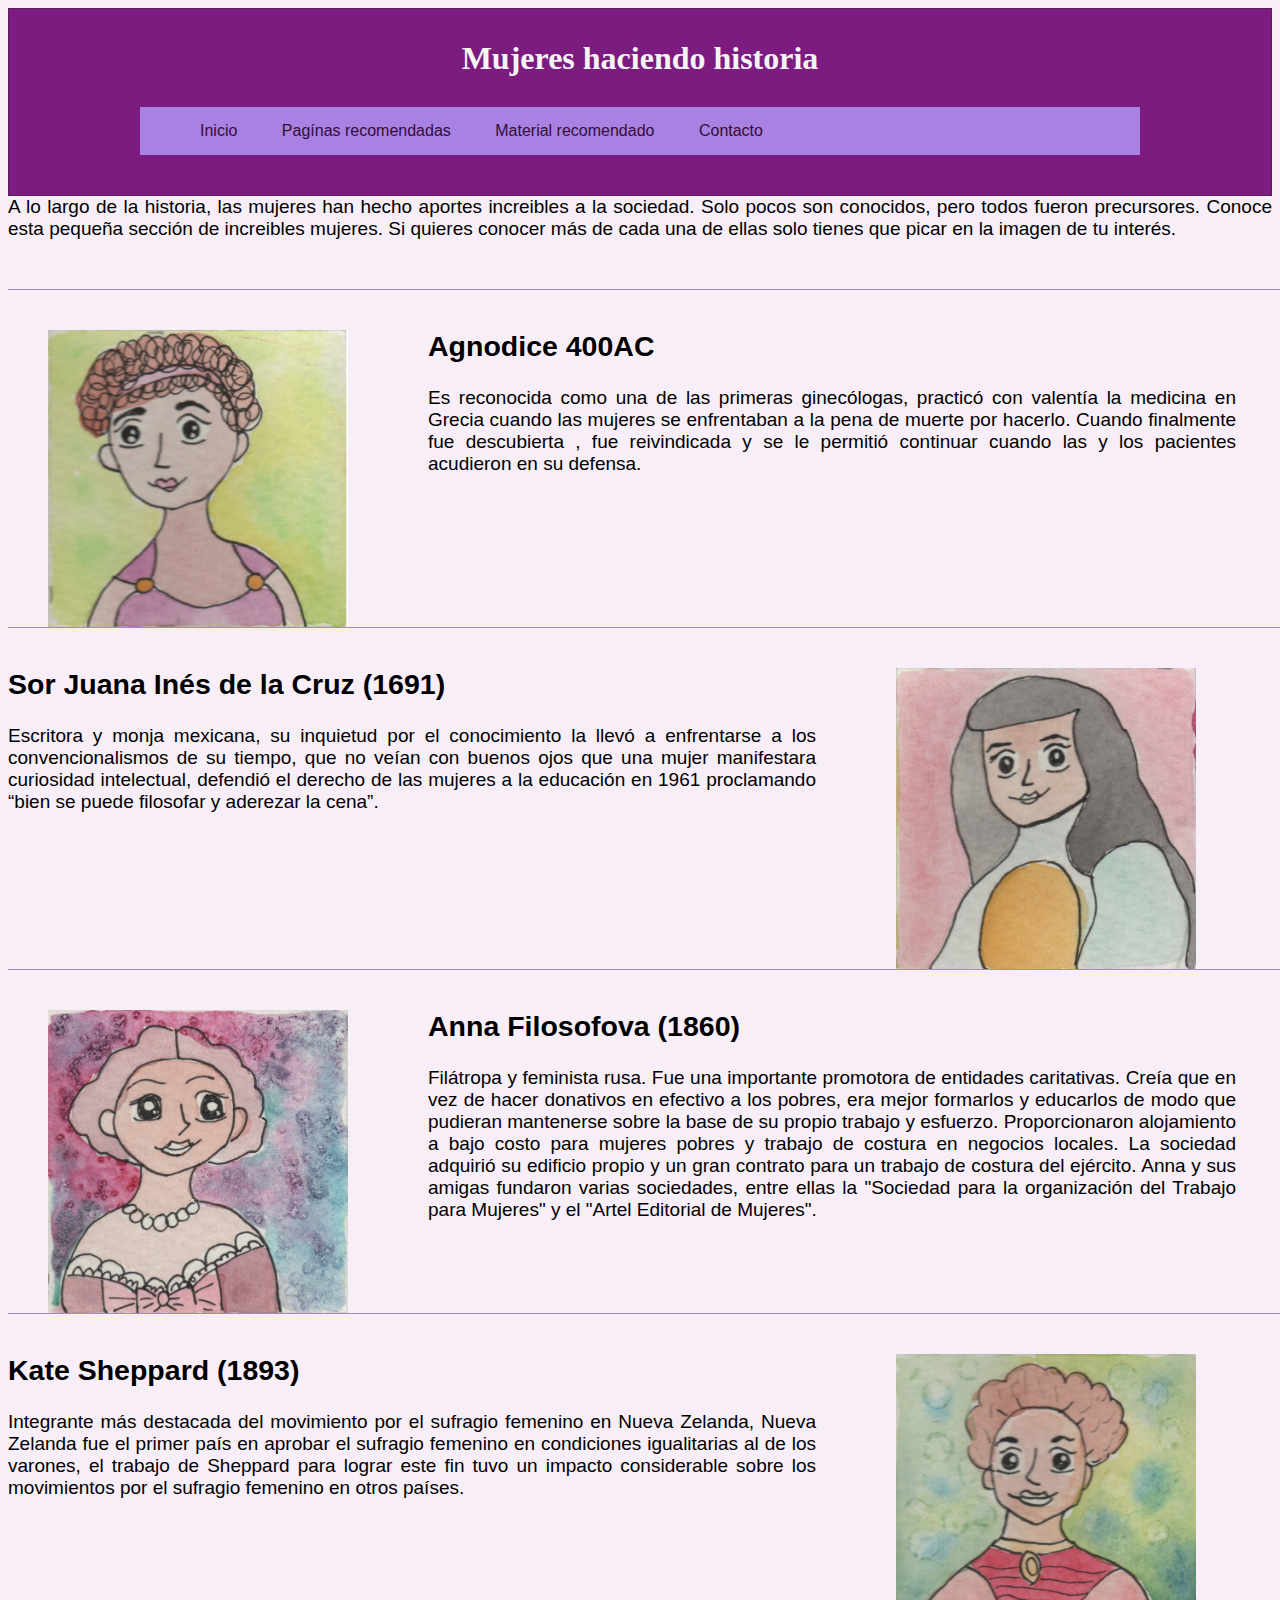
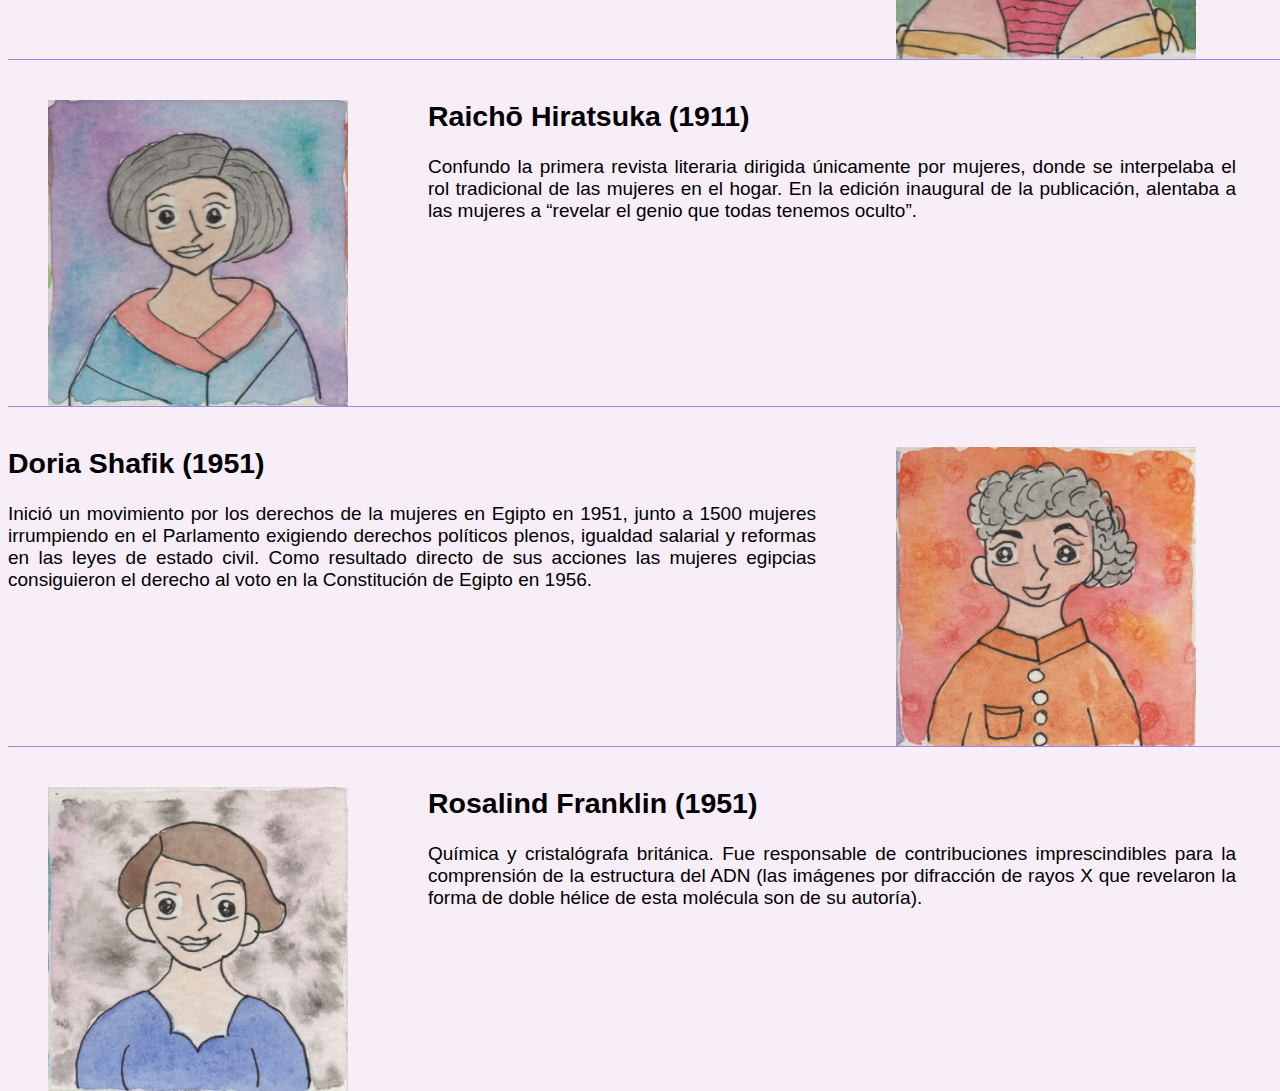
<file: index.html>
<!DOCTYPE html>
<html>
        <head>
                <title>Página web</title>
                <link rel="stylesheet" href="css/estilo.css">
        </head>
        <body>
                <header>
                        <h1>Mujeres haciendo historia </h1>
                        <nav class="navegacion">
                                <ul class="menu">
                                        <li><a href="#">Inicio</a></li>
                                        <li><a href="paginas/paginasrecomendadas.html">Pagínas recomendadas</a></li>
                                        <li><a href="paginas/materialrecomendado.html">Material recomendado</a></li>
                                        <li><a href="#">Contacto</a>
                                                <ul class="submenu">
						        <li><a href="#">Facebook</a></li>
                                                        <li><a href="#">Instagram</a></li>
                                                </ul>
                                </ul>
                        </nav>
                </header>
                <div class="contenido">
                        <div class="intro"
                        <p>A lo largo de la historia, las mujeres han hecho aportes increibles a la sociedad. Solo pocos son conocidos, pero todos fueron precursores.
                        Conoce esta pequeña sección de increibles mujeres. Si quieres conocer más de cada una de ellas solo tienes que picar en la imagen de tu interés. </p> <br>
                        </div>
                        <hr color=a782e2 size=1 width="2000">

                        <div class="Agnodice">
                        <a href="https://www.bbc.com/mundo/noticias-46637872">
                        <img class="Agnodice" src="img/Agnodice.jpg" width="300"  />
                        </a>
                        <aside>
                        <h2>Agnodice 400AC</h2> 
                        <p>Es reconocida como una de las primeras ginecólogas, practicó con valentía la medicina en Grecia cuando las mujeres se enfrentaban a la pena de muerte por hacerlo. Cuando finalmente fue descubierta , fue reivindicada y se le permitió continuar cuando las y los pacientes acudieron en su defensa.</p>
                        </aside>
                        </div>
                        <div class="reset"></div>
                        </div>
                        <hr color=a782e2 size=1 width="2000">

                        <div class="Sor">
                        <a href="https://www.biografiasyvidas.com/biografia/j/juana_ines.htm">
                        <img class="Sor" src="img/Sor_Juana.jpg" width="300" />
                        </a>
                        <aside>
                        <h2>Sor Juana Inés de la Cruz (1691)</h2> 
                        <p>Escritora y monja mexicana, su inquietud por el conocimiento la llevó a enfrentarse a los convencionalismos de su tiempo, que no veían con buenos ojos que una mujer manifestara curiosidad intelectual, defendió el derecho de las mujeres a la educación en 1961 proclamando “bien se puede filosofar y aderezar la cena”.</p>
                        </aside>
                        </div>
                        <div class="reset"></div>
                        </div>
                        <hr color=a782e2 size=1 width="2000">

                        <div class="Anna">
                        <a href="https://www.mujeresenlahistoria.com/2017/03/anna-filosofova.html">
                        <img class="Anna" src="img/Anna_Filosovova.jpg" width="300" />
                        </a>
                        <aside>
                        <h2>Anna Filosofova (1860)</h2> 
                        <p>Filátropa y feminista rusa. Fue una importante promotora de entidades caritativas. Creía que en vez de hacer donativos en efectivo a los pobres, era mejor formarlos y educarlos de modo que pudieran mantenerse sobre la base de su propio trabajo y esfuerzo. Proporcionaron alojamiento a bajo costo para mujeres pobres y trabajo de costura en negocios locales. La sociedad adquirió su edificio propio y un gran contrato para un trabajo de costura del ejército. Anna y sus amigas fundaron varias sociedades, entre ellas la "Sociedad para la organización del Trabajo para Mujeres" y el "Artel Editorial de Mujeres".</p>
                        </aside>
                        </div>
                        <div class="reset"></div>
                        </div>
                        <hr color=a782e2 size=1 width="2000">

                        <div class="Kate">
                        <a href="https://www.mujeresenlahistoria.com/2020/05/la-primera-en-votar-kate-sheppard-1848.html">
                        <img class="Kate" src="img/Kate_Sheppard.jpg" width="300" />
                        </a>
                        <aside>
                        <h2>Kate Sheppard (1893)</h2> 
                        <p>Integrante más destacada del movimiento por el sufragio femenino en Nueva Zelanda, Nueva Zelanda fue el primer país en aprobar el sufragio femenino en condiciones igualitarias al de los varones, el trabajo de Sheppard para lograr este fin tuvo un impacto considerable sobre los movimientos por el sufragio femenino en otros países.</p>
                        </aside>
                        </div>
                        <div class="reset"></div>
                        </div>
                        <hr color=a782e2 size=1 width="2000">

                        <div class="Raicho">
                        <a href="https://es.wikipedia.org/wiki/Raich%C5%8D_Hiratsuka">
                        <img class="Raicho" src="img/HIRATSUKA_Raicho.jpg" width="300" />
                        </a>
                        <aside>
                        <h2>Raichō Hiratsuka (1911)</h2> 
                        <p>Confundo la primera revista literaria dirigida únicamente por mujeres, donde se interpelaba el rol tradicional de las mujeres en el hogar. En la edición inaugural de la publicación, alentaba a las mujeres a “revelar el genio que todas tenemos oculto”.</p>
                        </aside>
                        </div>
                        <div class="reset"></div>
                        </div>
                        <hr color=a782e2 size=1 width="2000">

                        <div class="Doria">
                        <a href="https://estressoblog.wordpress.com/2018/12/19/doria-shafik-la-hija-del-nilo/">
                        <img class="Doria" src="img/doria_shafik.jpg" width="300" />
                        </a>
                        <aside>
                        <h2>Doria Shafik (1951)</h2> 
                        <p>Inició un movimiento por los derechos de la mujeres en Egipto en 1951, junto a 1500 mujeres irrumpiendo en el Parlamento exigiendo derechos políticos plenos, igualdad salarial y reformas en las leyes de estado civil. Como resultado directo de sus acciones las mujeres egipcias consiguieron el derecho al voto en la Constitución de Egipto en 1956.</p>
                        </aside>
                        </div>
                        <div class="reset"></div>
                        </div>
                        
                        <hr color=a782e2 size=1 width="2000">

                        <div class="Rosalind">
                        <a href="https://mujeresconciencia.com/2014/05/09/el-caso-de-rosalind-franklin/">
                        <img class="Rosalind" src="img/Rosalind_Franklin.jpg" width="300" />
                        </a>
                        <aside>
                        <h2>Rosalind Franklin (1951)</h2> 
                        <p>Química y cristalógrafa británica. Fue responsable de contribuciones imprescindibles para la comprensión de la estructura del ADN (las imágenes por difracción de rayos X  que revelaron la forma de doble hélice de esta molécula son de su autoría).</p>
                        </aside>
                        </div>
                        <div class="reset"></div>
			</div>
                </div>
</file>
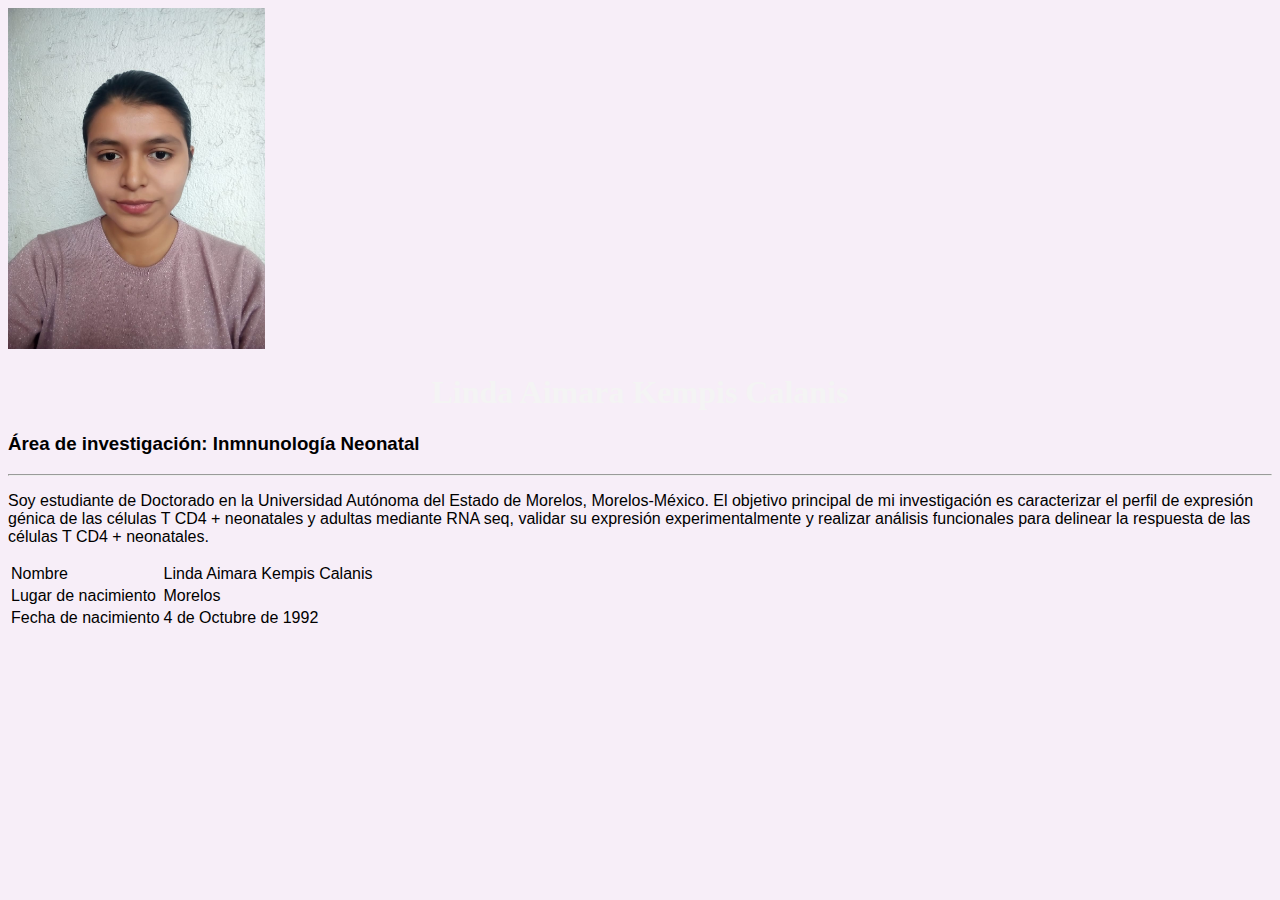
<file: index_cv.html>
<!DOCTYPE html>
<html>
    <head>
        <title>Linda Aimara Kempis Calanis</title>
        <link rel="stylesheet" href="css/estilo.css">
    </head>
    <body>
        <div class="caja-principal">
            <div class="contenedor">
                <div class="col-izq">
                    <img src="img/2020.jpeg" height="341"/>    
                </div>
                <div class="col-der bio">
                    <h1 id="nombre" class="nombre">Linda Aimara Kempis Calanis</h1>
                    <h3>Área de investigación: Inmnunología Neonatal</h3>
                    <hr>
                    <p>Soy estudiante de Doctorado en la Universidad Autónoma del Estado de Morelos, Morelos-México. El objetivo principal de mi investigación es caracterizar el perfil de expresión génica de las células T CD4 + neonatales y adultas mediante RNA seq, validar su expresión experimentalmente y realizar análisis funcionales para delinear la respuesta de las células T CD4 + neonatales.
                        </p>
                    <table>
                        <tr>
                            <td class="ttit">Nombre</td>
                            <td class="tval">Linda Aimara Kempis Calanis</td>
                        </tr>
                        <tr>
                            <td  class="ttit">Lugar de nacimiento</td>
                            <td  class="tval">Morelos</td>
                        </tr>
                        <tr>
                            <td  class="ttit">Fecha de nacimiento</td>
                            <td  class="tval">4 de Octubre de 1992</td>
                        </tr>
                    </table>

                </div>
            </div>
        </div>   
    </body>
</html>
</file>
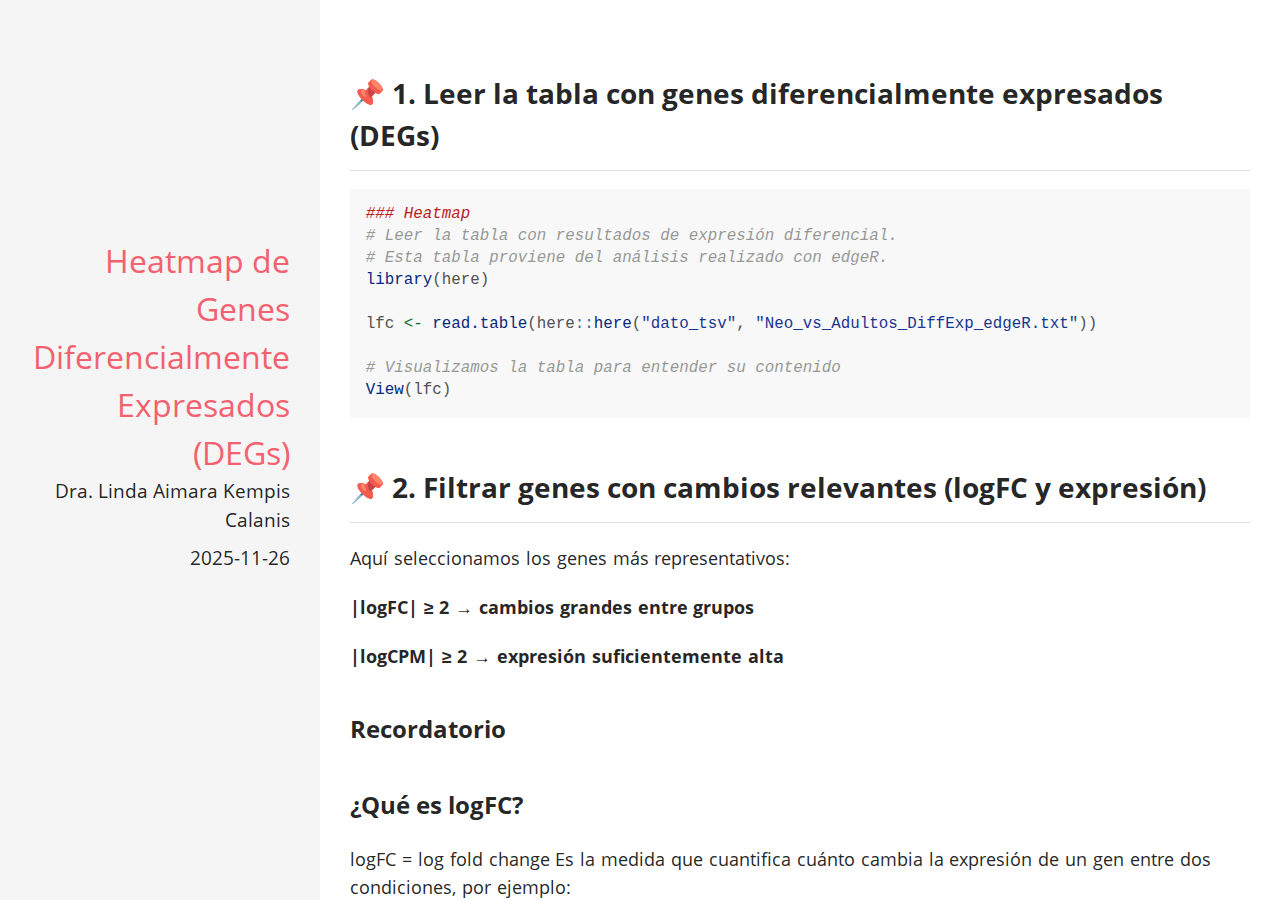
<file: dato_tsv/edge_R_heatmap_curso.html>
<!DOCTYPE html>

<html>

<head>

<meta charset="utf-8" />
<meta name="generator" content="pandoc" />
<meta http-equiv="X-UA-Compatible" content="IE=EDGE" />

<meta name="viewport" content="width=device-width, initial-scale=1" />

<meta name="author" content="Dra. Linda Aimara Kempis Calanis" />

<meta name="date" content="2025-11-26" />

<title>Heatmap de Genes Diferencialmente Expresados (DEGs)</title>

<script>// Pandoc 2.9 adds attributes on both header and div. We remove the former (to
// be compatible with the behavior of Pandoc < 2.8).
document.addEventListener('DOMContentLoaded', function(e) {
  var hs = document.querySelectorAll("div.section[class*='level'] > :first-child");
  var i, h, a;
  for (i = 0; i < hs.length; i++) {
    h = hs[i];
    if (!/^h[1-6]$/i.test(h.tagName)) continue;  // it should be a header h1-h6
    a = h.attributes;
    while (a.length > 0) h.removeAttribute(a[0].name);
  }
});
</script>


<style type="text/css">code{white-space: pre;}</style>
<style type="text/css" data-origin="pandoc">
pre > code.sourceCode { white-space: pre; position: relative; }
pre > code.sourceCode > span { display: inline-block; line-height: 1.25; }
pre > code.sourceCode > span:empty { height: 1.2em; }
.sourceCode { overflow: visible; }
code.sourceCode > span { color: inherit; text-decoration: inherit; }
div.sourceCode { margin: 1em 0; }
pre.sourceCode { margin: 0; }
@media screen {
div.sourceCode { overflow: auto; }
}
@media print {
pre > code.sourceCode { white-space: pre-wrap; }
pre > code.sourceCode > span { text-indent: -5em; padding-left: 5em; }
}
pre.numberSource code
{ counter-reset: source-line 0; }
pre.numberSource code > span
{ position: relative; left: -4em; counter-increment: source-line; }
pre.numberSource code > span > a:first-child::before
{ content: counter(source-line);
position: relative; left: -1em; text-align: right; vertical-align: baseline;
border: none; display: inline-block;
-webkit-touch-callout: none; -webkit-user-select: none;
-khtml-user-select: none; -moz-user-select: none;
-ms-user-select: none; user-select: none;
padding: 0 4px; width: 4em;
color: #aaaaaa;
}
pre.numberSource { margin-left: 3em; border-left: 1px solid #aaaaaa; padding-left: 4px; }
div.sourceCode
{ }
@media screen {
pre > code.sourceCode > span > a:first-child::before { text-decoration: underline; }
}
code span.al { color: #ff0000; font-weight: bold; } 
code span.an { color: #60a0b0; font-weight: bold; font-style: italic; } 
code span.at { color: #7d9029; } 
code span.bn { color: #40a070; } 
code span.bu { color: #008000; } 
code span.cf { color: #007020; font-weight: bold; } 
code span.ch { color: #4070a0; } 
code span.cn { color: #880000; } 
code span.co { color: #60a0b0; font-style: italic; } 
code span.cv { color: #60a0b0; font-weight: bold; font-style: italic; } 
code span.do { color: #ba2121; font-style: italic; } 
code span.dt { color: #902000; } 
code span.dv { color: #40a070; } 
code span.er { color: #ff0000; font-weight: bold; } 
code span.ex { } 
code span.fl { color: #40a070; } 
code span.fu { color: #06287e; } 
code span.im { color: #008000; font-weight: bold; } 
code span.in { color: #60a0b0; font-weight: bold; font-style: italic; } 
code span.kw { color: #007020; font-weight: bold; } 
code span.op { color: #666666; } 
code span.ot { color: #007020; } 
code span.pp { color: #bc7a00; } 
code span.sc { color: #4070a0; } 
code span.ss { color: #bb6688; } 
code span.st { color: #4070a0; } 
code span.va { color: #19177c; } 
code span.vs { color: #4070a0; } 
code span.wa { color: #60a0b0; font-weight: bold; font-style: italic; } 

a.sourceLine {
pointer-events: auto;
}
</style>
<script>
// apply pandoc div.sourceCode style to pre.sourceCode instead
(function() {
  var sheets = document.styleSheets;
  for (var i = 0; i < sheets.length; i++) {
    if (sheets[i].ownerNode.dataset["origin"] !== "pandoc") continue;
    try { var rules = sheets[i].cssRules; } catch (e) { continue; }
    for (var j = 0; j < rules.length; j++) {
      var rule = rules[j];
      // check if there is a div.sourceCode rule
      if (rule.type !== rule.STYLE_RULE || rule.selectorText !== "div.sourceCode") continue;
      var style = rule.style.cssText;
      // check if color or background-color is set
      if (rule.style.color === '' && rule.style.backgroundColor === '') continue;
      // replace div.sourceCode by a pre.sourceCode rule
      sheets[i].deleteRule(j);
      sheets[i].insertRule('pre.sourceCode{' + style + '}', j);
    }
  }
})();
</script>



<style type="text/css">@font-face{font-family:'Open Sans';font-style:normal;font-weight:400;src:local("Open Sans"),local(OpenSans),url([data-uri]) format("woff")}@font-face{font-family:'Open Sans';font-style:normal;font-weight:700;src:local("Open Sans Bold"),local(OpenSans-Bold),url([data-uri]) format("woff")}html{font-family:sans-serif;-ms-text-size-adjust:100%;-webkit-text-size-adjust:100%}body{margin:0}a{background-color:transparent}a:active,a:hover{outline:0}b,strong{font-weight:700}h1{font-size:2em;margin:.67em 0}small{font-size:80%}sub,sup{font-size:75%;line-height:0;position:relative;vertical-align:baseline}sup{top:-.5em}sub{bottom:-.25em}img{border:0}hr{-moz-box-sizing:content-box;box-sizing:content-box;height:0}pre{overflow:auto}code,kbd,pre,samp{font-family:monospace,monospace;font-size:1em}table{border-collapse:collapse;border-spacing:0}td,th{padding:0}*,:before,:after{-webkit-box-sizing:border-box;-moz-box-sizing:border-box;-ms-box-sizing:border-box;box-sizing:border-box}.notice{border:1px solid rgba(115,115,115,0.87);border-radius:.4em;padding:.5em 1em}img{height:auto;max-width:100%}table,th,td{border:none}.table{display:table}.table-cell{display:table-cell}.table-top{vertical-align:top}.table-middle{vertical-align:middle}.table-bottom{vertical-align:bottom}table{width:100%;margin:20px auto}th,td{border-bottom:1px solid #bbb;text-align:left;padding:10px}th{background-color:#f5a623;color:#fff}tr:nth-child(odd){background-color:#ddd}tr:nth-child(even){background-color:#f5f5f5}b,i,strong,em,blockquote,p,q,span,figure,img,h1,h2,header,input,a{-webkit-transition:all .1s ease;-moz-transition:all .1s ease;-ms-transition:all .1s ease;-o-transition:all .1s ease;transition:all .1s ease}.block{display:block}.inline-block{display:inline-block}.hidden-md{display:none}@media only screen and (min-width: 992px){.hidden-md{display:inline-block}}.radius-box{border-radius:10px}.radius-ls{border-bottom-left-radius:3px;border-top-left-radius:3px}.radius-rs{border-bottom-right-radius:3px;border-top-right-radius:3px}.radius-l1{border-bottom-left-radius:10px;border-top-left-radius:10px}.radius-r1{border-bottom-right-radius:10px;border-top-right-radius:10px}.m0{margin:0}.mt0{margin-top:0}.mr0{margin-right:0}.mb0{margin-bottom:0}.ml0{margin-left:0}.ms{margin:.25em}.mts{margin-top:.25em}.mbs{margin-bottom:.25em}.mrs{margin-right:.25em}.mls{margin-left:.25em}.mm{margin:.5em}.mtm{margin-top:.5em}.mbm{margin-bottom:.5em}.mrm{margin-right:.5em}.mlm{margin-left:.5em}.m1{margin:1.5em}.mt1{margin-top:1.5em}.mb1{margin-bottom:1.5em}.mr1{margin-right:1.5em}.ml1{margin-left:1.5em}.m2{margin:3em}.mt2{margin-top:3em}.mb2{margin-bottom:3em}.mr2{margin-right:3em}.ml2{margin-left:3em}.p0{padding:0}.pt0{padding-top:0}.pr0{padding-right:0}.pb0{padding-bottom:0}.pl0{padding-left:0}.ps{padding:.25em}.pts{padding-top:.25em}.pbs{padding-bottom:.25em}.prs{padding-right:.25em}.pls{padding-left:.25em}.pm{padding:.5em}.ptm{padding-top:.5em}.pbm{padding-bottom:.5em}.prm{padding-right:.5em}.plm{padding-left:.5em}.p1{padding:1em}.pt1{padding-top:1em}.pr1{padding-right:1em}.pb1{padding-bottom:1em}.pl1{padding-left:1em}.p2{padding:2em}.pt2{padding-top:2em}.pr2{padding-right:2em}.pb2{padding-bottom:2em}.pl2{padding-left:2em}.pb5{padding-bottom:5em}.pads{padding:.25em}.padm{padding:.5em}.padl{padding:1em}.padsx{padding-left:.25em;padding-right:.25em}.padmx{padding-left:.5em;padding-right:.5em}.padlx{padding-left:1em;padding-right:1em}.padsy{padding-top:.25em;padding-bottom:.25em}.padmy{padding-top:.5em;padding-bottom:.5em}.padly{padding-top:1em;padding-bottom:1em}.primary-text-color{color:#42b983}.primary-bg-color{background-color:#42b983}.secondary-text-color{color:#8d7edc}.secondary-bg-color{background-color:#8d7edc}.success-text-color{color:#65e892}.success-bg-color{background-color:#65e892}.danger-text-color{color:#f83e4b}.danger-bg-color{background-color:#f83e4b}.info-text-color{color:#09ABF6}.info-bg-color{background-color:#09ABF6}.warning-text-color{color:#F5A623}.warning-bg-color{background-color:#F5A623}.container{margin:0 auto;max-width:1280px;width:90%}@media only screen and (min-width: 992px){.container{width:85%}}@media only screen and (min-width: 1200px){.container{width:70%}}.container .row{margin-left:-.75rem;margin-right:-.75rem}.section{padding-top:.5rem;padding-bottom:.5rem}.section.no-pad{padding:0}.section.no-pad-bot{padding-bottom:0}.section.no-pad-top{padding-top:0}.row{margin-left:auto;margin-right:auto}.row:after{content:"";display:table;clear:both}.row .col{float:left;-webkit-box-sizing:border-box;-moz-box-sizing:border-box;-ms-box-sizing:border-box;box-sizing:border-box;display:block;vertical-align:top;width:100%}.row .col.s1{width:8.33333%;margin-left:0}.row .col.s2{width:16.66667%;margin-left:0}.row .col.s3{width:25%;margin-left:0}.row .col.s4{width:33.33333%;margin-left:0}.row .col.s5{width:41.66667%;margin-left:0}.row .col.s6{width:50%;margin-left:0}.row .col.s7{width:58.33333%;margin-left:0}.row .col.s8{width:66.66667%;margin-left:0}.row .col.s9{width:75%;margin-left:0}.row .col.s10{width:83.33333%;margin-left:0}.row .col.s11{width:91.66667%;margin-left:0}.row .col.s12{width:100%;margin-left:0}.row .col.offset-s1{margin-left:8.33333%}.row .col.offset-s2{margin-left:16.66667%}.row .col.offset-s3{margin-left:25%}.row .col.offset-s4{margin-left:33.33333%}.row .col.offset-s5{margin-left:41.66667%}.row .col.offset-s6{margin-left:50%}.row .col.offset-s7{margin-left:58.33333%}.row .col.offset-s8{margin-left:66.66667%}.row .col.offset-s9{margin-left:75%}.row .col.offset-s10{margin-left:83.33333%}.row .col.offset-s11{margin-left:91.66667%}.row .col.offset-s12{margin-left:100%}@media only screen and (min-width: 600px){.row .col.m1{width:8.33333%;margin-left:0}.row .col.m2{width:16.66667%;margin-left:0}.row .col.m3{width:25%;margin-left:0}.row .col.m4{width:33.33333%;margin-left:0}.row .col.m5{width:41.66667%;margin-left:0}.row .col.m6{width:50%;margin-left:0}.row .col.m7{width:58.33333%;margin-left:0}.row .col.m8{width:66.66667%;margin-left:0}.row .col.m9{width:75%;margin-left:0}.row .col.m10{width:83.33333%;margin-left:0}.row .col.m11{width:91.66667%;margin-left:0}.row .col.m12{width:100%;margin-left:0}.row .col.offset-m1{margin-left:8.33333%}.row .col.offset-m2{margin-left:16.66667%}.row .col.offset-m3{margin-left:25%}.row .col.offset-m4{margin-left:33.33333%}.row .col.offset-m5{margin-left:41.66667%}.row .col.offset-m6{margin-left:50%}.row .col.offset-m7{margin-left:58.33333%}.row .col.offset-m8{margin-left:66.66667%}.row .col.offset-m9{margin-left:75%}.row .col.offset-m10{margin-left:83.33333%}.row .col.offset-m11{margin-left:91.66667%}.row .col.offset-m12{margin-left:100%}}@media only screen and (min-width: 992px){.row .col.l1{width:8.33333%;margin-left:0}.row .col.l2{width:16.66667%;margin-left:0}.row .col.l3{width:25%;margin-left:0}.row .col.l4{width:33.33333%;margin-left:0}.row .col.l5{width:41.66667%;margin-left:0}.row .col.l6{width:50%;margin-left:0}.row .col.l7{width:58.33333%;margin-left:0}.row .col.l8{width:66.66667%;margin-left:0}.row .col.l9{width:75%;margin-left:0}.row .col.l10{width:83.33333%;margin-left:0}.row .col.l11{width:91.66667%;margin-left:0}.row .col.l12{width:100%;margin-left:0}.row .col.offset-l1{margin-left:8.33333%}.row .col.offset-l2{margin-left:16.66667%}.row .col.offset-l3{margin-left:25%}.row .col.offset-l4{margin-left:33.33333%}.row .col.offset-l5{margin-left:41.66667%}.row .col.offset-l6{margin-left:50%}.row .col.offset-l7{margin-left:58.33333%}.row .col.offset-l8{margin-left:66.66667%}.row .col.offset-l9{margin-left:75%}.row .col.offset-l10{margin-left:83.33333%}.row .col.offset-l11{margin-left:91.66667%}.row .col.offset-l12{margin-left:100%}}html{line-height:1.5;font-family:"Open Sans","Source Sans Pro","Helvetica Neue",Helvetica,Arial,sans-serif;font-weight:400;color:rgba(0,0,0,0.87);-webkit-font-smoothing:antialiased;text-rendering:optimizeLegibility;font-size:16px}blockquote{display:block;position:relative;padding-left:20px;font-style:italic;border-left:5px solid #8d7edc;font-size:1.1em}a{text-decoration:none;color:#42b983}a:hover,a:focus{color:#75cea5;text-decoration:none}h1,h2,h3,h4,h5,h6{font-weight:700;line-height:1.5}h1 a,h2 a,h3 a,h4 a,h5 a,h6 a{font-weight:inherit;color:rgba(0,0,0,0.87)}h1 a:hover,h1 a:focus,h2 a:hover,h2 a:focus,h3 a:hover,h3 a:focus,h4 a:hover,h4 a:focus,h5 a:hover,h5 a:focus,h6 a:hover,h6 a:focus{color:rgba(61,61,61,0.87)}h1{font-size:2rem;margin:1rem 0 .8rem}h2{font-size:1.75rem;margin:.875rem 0 .7rem}h3{font-size:1.5rem;margin:.75rem 0 .6rem}h4{font-size:1.25rem;margin:.625rem 0 .5rem}h5{font-size:1.15rem;margin:.575rem 0 .46rem}h6{font-size:1rem;margin:.5rem 0 .4rem;text-transform:uppercase}hr{margin-top:1rem;margin-bottom:1rem;border:0;border-top:.0625rem solid rgba(0,0,0,0.1)}em{font-style:italic}strong{font-weight:700}small,.small{font-size:80%;font-weight:400}p{margin:1.2em 0;word-spacing:.05em;line-height:1.6em}pre,code{font-family:Consolas,"Roboto Mono","Courier New",monospace;color:#525252;background-color:#f8f8f8}code{color:#e96900;border-radius:2px;white-space:nowrap}pre{font-size:.9em;overflow:auto;display:block;padding:1em;margin:0 0 1em;line-height:1.3875;word-break:break-all;word-wrap:break-word;border-radius:0;font-weight:400}pre code{background:transparent;white-space:pre;overflow:auto;word-wrap:normal;color:#525252}pre code span{word-break:break-all}.cover{background-color:#f5f5f5;position:fixed;text-align:center;width:100%;min-height:400px;padding:30px 15px 20px;z-index:1}@media only screen and (min-width: 600px){.cover{background-position:center;padding:30px}}@media only screen and (min-width: 992px){.cover{height:100vh;position:initial;width:100%}}.cover-card{color:rgba(0,0,0,0.87);padding:0 30px}.cover-card .author_name{display:block;color:#F36170;font-size:2em}.cover-card .author_job{display:block;color:#8d7edc;font-size:1.35em;font-weight:700;text-transform:uppercase;margin:5px auto 10px}.cover-card .author_bio{font-size:1.2em;display:block}@media only screen and (min-width: 992px){.cover-card{text-align:right;margin:0 auto;padding:0 0 80px}}.post-listing{background-color:#fff;position:absolute;top:400px;z-index:233;width:100%;padding:20px 20px 0;-webkit-transform:translate3d(0,0,1px);transform:translate3d(0,0,1px)}@media only screen and (min-width: 600px){.post-listing{padding:50px 30px 0}}@media only screen and (min-width: 992px){.post-listing{height:100vh;overflow-y:scroll;position:initial;top:0}}section.post{margin-bottom:80px}#post{font-size:1.1em;padding-bottom:50px}#post h1{margin:.5em 0 1em}#post h2{margin:.5em 0;padding-bottom:.5em;border-bottom:1px solid #ddd}#post h3{margin:.5em 0;position:relative}#page{padding-bottom:50px;min-height:70vh}#page .page-header{margin:0 auto 50px}
code span.kw { color: #a71d5d; font-weight: normal; } 
code span.dt { color: #795da3; } 
code span.dv { color: #0086b3; } 
code span.bn { color: #0086b3; } 
code span.fl { color: #0086b3; } 
code span.ch { color: #4070a0; } 
code span.st { color: #183691; } 
code span.co { color: #969896; font-style: italic; } 
code span.ot { color: #007020; } 
</style>





</head>

<body>




<div class="row">
<div class="col s12 m3">
<div class="table cover">
<div class="cover-card table-cell table-middle">
<span class="author_name">Heatmap de Genes Diferencialmente Expresados
(DEGs)</span>
<span class="author_bio mbm">Dra. Linda Aimara Kempis Calanis</span>
<span class="author_bio mbm">2025-11-26</span>
</div>
</div>
</div>


<div class="col s12 m9">
<div class="post-listing">

<div id="post">
<article class="post-content">
<div id="leer-la-tabla-con-genes-diferencialmente-expresados-degs" class="section level2">
<h2>📌 1. Leer la tabla con genes diferencialmente expresados
(DEGs)</h2>
<div class="sourceCode" id="cb1"><pre class="sourceCode r"><code class="sourceCode r"><span id="cb1-1"><a href="#cb1-1" tabindex="-1"></a><span class="do">### Heatmap</span></span>
<span id="cb1-2"><a href="#cb1-2" tabindex="-1"></a><span class="co"># Leer la tabla con resultados de expresión diferencial.</span></span>
<span id="cb1-3"><a href="#cb1-3" tabindex="-1"></a><span class="co"># Esta tabla proviene del análisis realizado con edgeR.</span></span>
<span id="cb1-4"><a href="#cb1-4" tabindex="-1"></a><span class="fu">library</span>(here)</span>
<span id="cb1-5"><a href="#cb1-5" tabindex="-1"></a></span>
<span id="cb1-6"><a href="#cb1-6" tabindex="-1"></a>lfc <span class="ot">&lt;-</span> <span class="fu">read.table</span>(here<span class="sc">::</span><span class="fu">here</span>(<span class="st">&quot;dato_tsv&quot;</span>, <span class="st">&quot;Neo_vs_Adultos_DiffExp_edgeR.txt&quot;</span>))</span>
<span id="cb1-7"><a href="#cb1-7" tabindex="-1"></a></span>
<span id="cb1-8"><a href="#cb1-8" tabindex="-1"></a><span class="co"># Visualizamos la tabla para entender su contenido</span></span>
<span id="cb1-9"><a href="#cb1-9" tabindex="-1"></a><span class="fu">View</span>(lfc)</span></code></pre></div>
</div>
<div id="filtrar-genes-con-cambios-relevantes-logfc-y-expresión" class="section level2">
<h2>📌 2. Filtrar genes con cambios relevantes (logFC y expresión)</h2>
<p>Aquí seleccionamos los genes más representativos:</p>
<p><strong>|logFC| ≥ 2 → cambios grandes entre grupos</strong></p>
<p><strong>|logCPM| ≥ 2 → expresión suficientemente alta</strong></p>
<div id="recordatorio" class="section level3">
<h3>Recordatorio</h3>
</div>
<div id="qué-es-logfc" class="section level3">
<h3>¿Qué es logFC?</h3>
<p>logFC = log fold change Es la medida que cuantifica cuánto cambia la
expresión de un gen entre dos condiciones, por ejemplo:</p>
<p>Neonatos vs Adultos</p>
<p>Tratado vs Control</p>
<p>El símbolo | | significa valor absoluto, es decir, ignorar el
signo.</p>
<p>Un valor de: |log2(FC)| ≥ 2 se traduce a: Fold change ≥ 2^2 = 4
veces</p>
</div>
<div id="interpretación-biológica" class="section level3">
<h3><strong>Interpretación biológica</strong></h3>
<p>✔ logFC ≥ +2</p>
<p>El gen está sobreexpresado:</p>
<p>Expresión 4 veces mayor en neonatos que en adultos</p>
<p>✔ logFC ≤ −2</p>
<p>El gen está sobreexpresado:</p>
<p>Expresión 4 veces mayor en adults que en neonatos</p>
<div class="sourceCode" id="cb2"><pre class="sourceCode r"><code class="sourceCode r"><span id="cb2-1"><a href="#cb2-1" tabindex="-1"></a><span class="co"># Cargar librerías para manipulación de datos</span></span>
<span id="cb2-2"><a href="#cb2-2" tabindex="-1"></a><span class="fu">library</span>(tidyverse)</span>
<span id="cb2-3"><a href="#cb2-3" tabindex="-1"></a><span class="fu">library</span>(dplyr)</span>
<span id="cb2-4"><a href="#cb2-4" tabindex="-1"></a></span>
<span id="cb2-5"><a href="#cb2-5" tabindex="-1"></a><span class="co"># Ordenamos por logFC y filtramos con criterios biológicamente relevantes</span></span>
<span id="cb2-6"><a href="#cb2-6" tabindex="-1"></a>lfc2 <span class="ot">&lt;-</span> lfc <span class="sc">%&gt;%</span></span>
<span id="cb2-7"><a href="#cb2-7" tabindex="-1"></a>  <span class="fu">arrange</span>(<span class="fu">desc</span>(logFC)) <span class="sc">%&gt;%</span>                                <span class="co"># Ordenar por logFC (de mayor a menor)</span></span>
<span id="cb2-8"><a href="#cb2-8" tabindex="-1"></a>  <span class="fu">filter</span>(<span class="fu">abs</span>(logFC) <span class="sc">&gt;=</span> <span class="dv">2</span> <span class="sc">&amp;</span> <span class="fu">abs</span>(logCPM) <span class="sc">&gt;=</span> <span class="dv">2</span>)               <span class="co"># Filtrar genes con alta diferencia y expresión</span></span>
<span id="cb2-9"><a href="#cb2-9" tabindex="-1"></a></span>
<span id="cb2-10"><a href="#cb2-10" tabindex="-1"></a><span class="co"># Revisamos el resultado filtrado</span></span>
<span id="cb2-11"><a href="#cb2-11" tabindex="-1"></a><span class="fu">View</span>(lfc2)</span></code></pre></div>
<p>📝 Este paso reduce ruido y nos permite enfocarnos en los genes más
biológicamente significativos.</p>
</div>
</div>
<div id="cargar-matriz-de-expresión-normalizada-cpm" class="section level2">
<h2>📌 3. Cargar matriz de expresión normalizada (CPM)</h2>
<p>Para realizar un heatmap se necesitan valores de expresión por
muestra, no solo los estadísticos del modelo</p>
<div class="sourceCode" id="cb3"><pre class="sourceCode r"><code class="sourceCode r"><span id="cb3-1"><a href="#cb3-1" tabindex="-1"></a><span class="co"># Leer tabla de conteos normalizados en formato CPM (Counts Per Million)</span></span>
<span id="cb3-2"><a href="#cb3-2" tabindex="-1"></a>expr <span class="ot">&lt;-</span> <span class="fu">read.table</span>(<span class="st">&quot;dato_tsv/cpms_edgeR_adultos_vs_neonatos.txt&quot;</span>)</span>
<span id="cb3-3"><a href="#cb3-3" tabindex="-1"></a></span>
<span id="cb3-4"><a href="#cb3-4" tabindex="-1"></a><span class="co"># Exploramos la tabla</span></span>
<span id="cb3-5"><a href="#cb3-5" tabindex="-1"></a><span class="fu">View</span>(expr)</span></code></pre></div>
</div>
<div id="seleccionar-la-expresión-solo-de-los-genes-filtrados" class="section level2">
<h2>📌 4. Seleccionar la expresión solo de los genes filtrados</h2>
<p>Extraemos únicamente las filas correspondentes a los genes que
seleccionamos previamente.</p>
<div class="sourceCode" id="cb4"><pre class="sourceCode r"><code class="sourceCode r"><span id="cb4-1"><a href="#cb4-1" tabindex="-1"></a><span class="co"># Extraemos la matriz de expresión para los genes filtrados.</span></span>
<span id="cb4-2"><a href="#cb4-2" tabindex="-1"></a><span class="co"># Usamos rownames(expr) para compararlos con lfc2$gene</span></span>
<span id="cb4-3"><a href="#cb4-3" tabindex="-1"></a>dat1 <span class="ot">&lt;-</span> <span class="fu">as.matrix</span>(expr[<span class="fu">rownames</span>(expr) <span class="sc">%in%</span> lfc2<span class="sc">$</span>gene, ])</span>
<span id="cb4-4"><a href="#cb4-4" tabindex="-1"></a></span>
<span id="cb4-5"><a href="#cb4-5" tabindex="-1"></a><span class="fu">View</span>(dat1)</span></code></pre></div>
</div>
<div id="reordenar-la-matriz-en-el-mismo-orden-que-la-tabla-filtrada" class="section level2">
<h2>📌 5. Reordenar la matriz en el mismo orden que la tabla
filtrada</h2>
<p>Esto asegura que los genes aparezcan en el heatmap según el orden del
análisis (útil para interpretación).</p>
<div class="sourceCode" id="cb5"><pre class="sourceCode r"><code class="sourceCode r"><span id="cb5-1"><a href="#cb5-1" tabindex="-1"></a><span class="co"># match() permite reordenar los genes exactamente en el orden de lfc2$gene</span></span>
<span id="cb5-2"><a href="#cb5-2" tabindex="-1"></a>dat2 <span class="ot">&lt;-</span> <span class="fu">as.matrix</span>(dat1[<span class="fu">match</span>(lfc2<span class="sc">$</span>gene, <span class="fu">rownames</span>(dat1)), ])</span>
<span id="cb5-3"><a href="#cb5-3" tabindex="-1"></a></span>
<span id="cb5-4"><a href="#cb5-4" tabindex="-1"></a><span class="fu">View</span>(dat2)</span></code></pre></div>
<p>📝 Reordenar es crucial para que la visualización sea coherente con
la tabla de resultados.</p>
</div>
<div id="crear-un-heatmap-con-la-función-base-de-r-heatmap" class="section level2">
<h2>🎨 6. Crear un Heatmap con la función base de R (heatmap)</h2>
<div class="sourceCode" id="cb6"><pre class="sourceCode r"><code class="sourceCode r"><span id="cb6-1"><a href="#cb6-1" tabindex="-1"></a><span class="co"># Paletas de colores para el heatmap</span></span>
<span id="cb6-2"><a href="#cb6-2" tabindex="-1"></a><span class="fu">library</span>(RColorBrewer)</span>
<span id="cb6-3"><a href="#cb6-3" tabindex="-1"></a></span>
<span id="cb6-4"><a href="#cb6-4" tabindex="-1"></a><span class="co"># Crear heatmap base en R</span></span>
<span id="cb6-5"><a href="#cb6-5" tabindex="-1"></a>figg_heatmap <span class="ot">&lt;-</span> <span class="fu">heatmap</span>(</span>
<span id="cb6-6"><a href="#cb6-6" tabindex="-1"></a>  dat2,</span>
<span id="cb6-7"><a href="#cb6-7" tabindex="-1"></a>  <span class="at">Rowv =</span> <span class="cn">NA</span>,                     <span class="co"># No agrupar genes (mantiene el orden)</span></span>
<span id="cb6-8"><a href="#cb6-8" tabindex="-1"></a>  <span class="at">Colv =</span> <span class="cn">NA</span>,                     <span class="co"># No agrupar columnas</span></span>
<span id="cb6-9"><a href="#cb6-9" tabindex="-1"></a>  <span class="at">scale =</span> <span class="st">&quot;row&quot;</span>,                 <span class="co"># Normalizar por fila (gen)</span></span>
<span id="cb6-10"><a href="#cb6-10" tabindex="-1"></a>  <span class="at">main =</span> <span class="st">&quot;DE genes (heatmap base R)&quot;</span>,</span>
<span id="cb6-11"><a href="#cb6-11" tabindex="-1"></a>  <span class="at">col =</span> <span class="fu">brewer.pal</span>(<span class="at">n =</span> <span class="dv">8</span>, <span class="at">name =</span> <span class="st">&quot;Blues&quot;</span>)   <span class="co"># Paleta de colores azul</span></span>
<span id="cb6-12"><a href="#cb6-12" tabindex="-1"></a>)</span></code></pre></div>
<p><img src="[data-uri]" /><!-- --></p>
<p>✔ Este heatmap es simple, pero útil para entender la estructura de
los datos.</p>
</div>
<div id="heatmap-con-pheatmap-más-profesional-y-flexible" class="section level2">
<h2>🎨 7. Heatmap con pheatmap (más profesional y flexible)</h2>
<p>Si no tienes el paquete, instalarlo
<strong>install.packages(“pheatmap”)</strong></p>
<div class="sourceCode" id="cb7"><pre class="sourceCode r"><code class="sourceCode r"><span id="cb7-1"><a href="#cb7-1" tabindex="-1"></a><span class="co"># Cargar el paquete</span></span>
<span id="cb7-2"><a href="#cb7-2" tabindex="-1"></a><span class="fu">library</span>(pheatmap)</span>
<span id="cb7-3"><a href="#cb7-3" tabindex="-1"></a></span>
<span id="cb7-4"><a href="#cb7-4" tabindex="-1"></a><span class="co"># Cerrar gráficos previos</span></span>
<span id="cb7-5"><a href="#cb7-5" tabindex="-1"></a><span class="fu">dev.off</span>()</span></code></pre></div>
<pre><code>## null device 
##           1</code></pre>
<div class="sourceCode" id="cb9"><pre class="sourceCode r"><code class="sourceCode r"><span id="cb9-1"><a href="#cb9-1" tabindex="-1"></a><span class="co"># Heatmap con pheatmap (mucho más customizable)</span></span>
<span id="cb9-2"><a href="#cb9-2" tabindex="-1"></a>fig_pheatmap <span class="ot">&lt;-</span> <span class="fu">pheatmap</span>(</span>
<span id="cb9-3"><a href="#cb9-3" tabindex="-1"></a>  dat2,</span>
<span id="cb9-4"><a href="#cb9-4" tabindex="-1"></a>  <span class="at">scale =</span> <span class="st">&quot;row&quot;</span>,                     <span class="co"># Normaliza cada gen</span></span>
<span id="cb9-5"><a href="#cb9-5" tabindex="-1"></a>  <span class="at">cluster_rows =</span> <span class="cn">FALSE</span>,              <span class="co"># No reordena genes</span></span>
<span id="cb9-6"><a href="#cb9-6" tabindex="-1"></a>  <span class="at">col =</span> <span class="fu">brewer.pal</span>(<span class="at">n =</span> <span class="dv">8</span>, <span class="at">name =</span> <span class="st">&quot;Blues&quot;</span>)</span>
<span id="cb9-7"><a href="#cb9-7" tabindex="-1"></a>)</span></code></pre></div>
</div>
<div id="heatmap-con-leyenda-personalizada" class="section level2">
<h2>🎨 Heatmap con leyenda personalizada</h2>
<div class="sourceCode" id="cb10"><pre class="sourceCode r"><code class="sourceCode r"><span id="cb10-1"><a href="#cb10-1" tabindex="-1"></a><span class="fu">pheatmap</span>(</span>
<span id="cb10-2"><a href="#cb10-2" tabindex="-1"></a>  dat2,</span>
<span id="cb10-3"><a href="#cb10-3" tabindex="-1"></a>  <span class="at">scale =</span> <span class="st">&quot;row&quot;</span>,</span>
<span id="cb10-4"><a href="#cb10-4" tabindex="-1"></a>  <span class="at">cluster_rows =</span> <span class="cn">FALSE</span>,</span>
<span id="cb10-5"><a href="#cb10-5" tabindex="-1"></a>  <span class="at">col =</span> <span class="fu">brewer.pal</span>(<span class="at">n =</span> <span class="dv">8</span>, <span class="at">name =</span> <span class="st">&quot;Blues&quot;</span>),</span>
<span id="cb10-6"><a href="#cb10-6" tabindex="-1"></a>  <span class="at">legend_breaks =</span> <span class="fu">c</span>(<span class="sc">-</span><span class="dv">2</span>, <span class="dv">0</span>, <span class="dv">2</span>),                 <span class="co"># Niveles para la leyenda</span></span>
<span id="cb10-7"><a href="#cb10-7" tabindex="-1"></a>  <span class="at">legend_labels =</span> <span class="fu">c</span>(<span class="st">&quot;Low&quot;</span>, <span class="st">&quot;Medium&quot;</span>, <span class="st">&quot;High&quot;</span>)   <span class="co"># Etiquetas interpretables</span></span>
<span id="cb10-8"><a href="#cb10-8" tabindex="-1"></a>)</span></code></pre></div>
<p><img src="[data-uri]" /><!-- --></p>
</div>
</article>
</div>
</div>
</div>
</div>



<!-- code folding -->


<!-- dynamically load mathjax for compatibility with self-contained -->
<script>
  (function () {
    var script = document.createElement("script");
    script.type = "text/javascript";
    script.src  = "https://mathjax.rstudio.com/latest/MathJax.js?config=TeX-AMS-MML_HTMLorMML";
    document.getElementsByTagName("head")[0].appendChild(script);
  })();
</script>

</body>
</html>
</file>
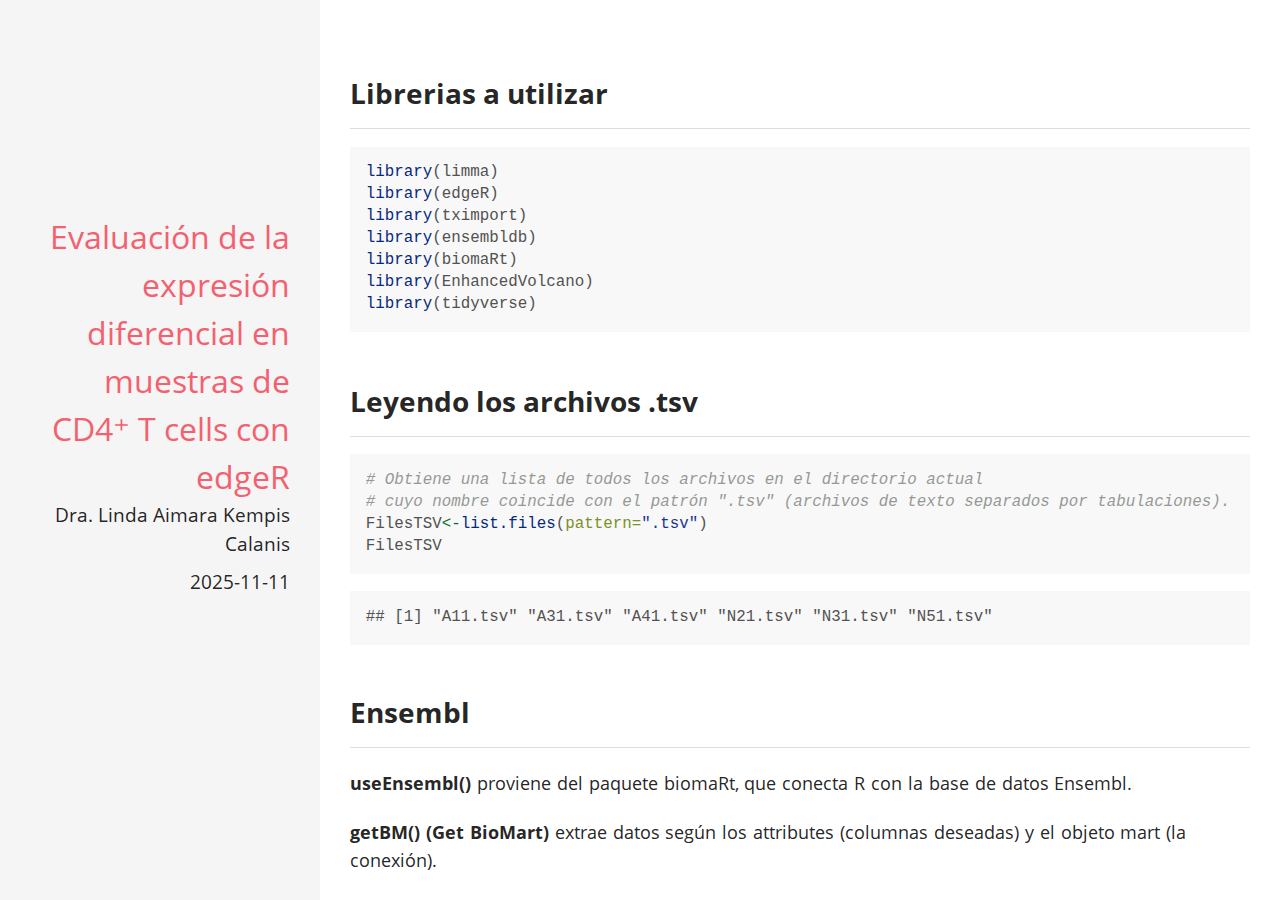
<file: dato_tsv/edgeR.html>
<!DOCTYPE html>

<html>

<head>

<meta charset="utf-8" />
<meta name="generator" content="pandoc" />
<meta http-equiv="X-UA-Compatible" content="IE=EDGE" />

<meta name="viewport" content="width=device-width, initial-scale=1" />

<meta name="author" content="Dra. Linda Aimara Kempis Calanis" />

<meta name="date" content="2025-11-11" />

<title>Evaluación de la expresión diferencial en muestras de CD4⁺ T cells con edgeR</title>

<script>// Pandoc 2.9 adds attributes on both header and div. We remove the former (to
// be compatible with the behavior of Pandoc < 2.8).
document.addEventListener('DOMContentLoaded', function(e) {
  var hs = document.querySelectorAll("div.section[class*='level'] > :first-child");
  var i, h, a;
  for (i = 0; i < hs.length; i++) {
    h = hs[i];
    if (!/^h[1-6]$/i.test(h.tagName)) continue;  // it should be a header h1-h6
    a = h.attributes;
    while (a.length > 0) h.removeAttribute(a[0].name);
  }
});
</script>


<style type="text/css">code{white-space: pre;}</style>
<style type="text/css" data-origin="pandoc">
pre > code.sourceCode { white-space: pre; position: relative; }
pre > code.sourceCode > span { display: inline-block; line-height: 1.25; }
pre > code.sourceCode > span:empty { height: 1.2em; }
.sourceCode { overflow: visible; }
code.sourceCode > span { color: inherit; text-decoration: inherit; }
div.sourceCode { margin: 1em 0; }
pre.sourceCode { margin: 0; }
@media screen {
div.sourceCode { overflow: auto; }
}
@media print {
pre > code.sourceCode { white-space: pre-wrap; }
pre > code.sourceCode > span { text-indent: -5em; padding-left: 5em; }
}
pre.numberSource code
{ counter-reset: source-line 0; }
pre.numberSource code > span
{ position: relative; left: -4em; counter-increment: source-line; }
pre.numberSource code > span > a:first-child::before
{ content: counter(source-line);
position: relative; left: -1em; text-align: right; vertical-align: baseline;
border: none; display: inline-block;
-webkit-touch-callout: none; -webkit-user-select: none;
-khtml-user-select: none; -moz-user-select: none;
-ms-user-select: none; user-select: none;
padding: 0 4px; width: 4em;
color: #aaaaaa;
}
pre.numberSource { margin-left: 3em; border-left: 1px solid #aaaaaa; padding-left: 4px; }
div.sourceCode
{ }
@media screen {
pre > code.sourceCode > span > a:first-child::before { text-decoration: underline; }
}
code span.al { color: #ff0000; font-weight: bold; } 
code span.an { color: #60a0b0; font-weight: bold; font-style: italic; } 
code span.at { color: #7d9029; } 
code span.bn { color: #40a070; } 
code span.bu { color: #008000; } 
code span.cf { color: #007020; font-weight: bold; } 
code span.ch { color: #4070a0; } 
code span.cn { color: #880000; } 
code span.co { color: #60a0b0; font-style: italic; } 
code span.cv { color: #60a0b0; font-weight: bold; font-style: italic; } 
code span.do { color: #ba2121; font-style: italic; } 
code span.dt { color: #902000; } 
code span.dv { color: #40a070; } 
code span.er { color: #ff0000; font-weight: bold; } 
code span.ex { } 
code span.fl { color: #40a070; } 
code span.fu { color: #06287e; } 
code span.im { color: #008000; font-weight: bold; } 
code span.in { color: #60a0b0; font-weight: bold; font-style: italic; } 
code span.kw { color: #007020; font-weight: bold; } 
code span.op { color: #666666; } 
code span.ot { color: #007020; } 
code span.pp { color: #bc7a00; } 
code span.sc { color: #4070a0; } 
code span.ss { color: #bb6688; } 
code span.st { color: #4070a0; } 
code span.va { color: #19177c; } 
code span.vs { color: #4070a0; } 
code span.wa { color: #60a0b0; font-weight: bold; font-style: italic; } 

a.sourceLine {
pointer-events: auto;
}
</style>
<script>
// apply pandoc div.sourceCode style to pre.sourceCode instead
(function() {
  var sheets = document.styleSheets;
  for (var i = 0; i < sheets.length; i++) {
    if (sheets[i].ownerNode.dataset["origin"] !== "pandoc") continue;
    try { var rules = sheets[i].cssRules; } catch (e) { continue; }
    for (var j = 0; j < rules.length; j++) {
      var rule = rules[j];
      // check if there is a div.sourceCode rule
      if (rule.type !== rule.STYLE_RULE || rule.selectorText !== "div.sourceCode") continue;
      var style = rule.style.cssText;
      // check if color or background-color is set
      if (rule.style.color === '' && rule.style.backgroundColor === '') continue;
      // replace div.sourceCode by a pre.sourceCode rule
      sheets[i].deleteRule(j);
      sheets[i].insertRule('pre.sourceCode{' + style + '}', j);
    }
  }
})();
</script>



<style type="text/css">@font-face{font-family:'Open Sans';font-style:normal;font-weight:400;src:local("Open Sans"),local(OpenSans),url([data-uri]) format("woff")}@font-face{font-family:'Open Sans';font-style:normal;font-weight:700;src:local("Open Sans Bold"),local(OpenSans-Bold),url([data-uri]) format("woff")}html{font-family:sans-serif;-ms-text-size-adjust:100%;-webkit-text-size-adjust:100%}body{margin:0}a{background-color:transparent}a:active,a:hover{outline:0}b,strong{font-weight:700}h1{font-size:2em;margin:.67em 0}small{font-size:80%}sub,sup{font-size:75%;line-height:0;position:relative;vertical-align:baseline}sup{top:-.5em}sub{bottom:-.25em}img{border:0}hr{-moz-box-sizing:content-box;box-sizing:content-box;height:0}pre{overflow:auto}code,kbd,pre,samp{font-family:monospace,monospace;font-size:1em}table{border-collapse:collapse;border-spacing:0}td,th{padding:0}*,:before,:after{-webkit-box-sizing:border-box;-moz-box-sizing:border-box;-ms-box-sizing:border-box;box-sizing:border-box}.notice{border:1px solid rgba(115,115,115,0.87);border-radius:.4em;padding:.5em 1em}img{height:auto;max-width:100%}table,th,td{border:none}.table{display:table}.table-cell{display:table-cell}.table-top{vertical-align:top}.table-middle{vertical-align:middle}.table-bottom{vertical-align:bottom}table{width:100%;margin:20px auto}th,td{border-bottom:1px solid #bbb;text-align:left;padding:10px}th{background-color:#f5a623;color:#fff}tr:nth-child(odd){background-color:#ddd}tr:nth-child(even){background-color:#f5f5f5}b,i,strong,em,blockquote,p,q,span,figure,img,h1,h2,header,input,a{-webkit-transition:all .1s ease;-moz-transition:all .1s ease;-ms-transition:all .1s ease;-o-transition:all .1s ease;transition:all .1s ease}.block{display:block}.inline-block{display:inline-block}.hidden-md{display:none}@media only screen and (min-width: 992px){.hidden-md{display:inline-block}}.radius-box{border-radius:10px}.radius-ls{border-bottom-left-radius:3px;border-top-left-radius:3px}.radius-rs{border-bottom-right-radius:3px;border-top-right-radius:3px}.radius-l1{border-bottom-left-radius:10px;border-top-left-radius:10px}.radius-r1{border-bottom-right-radius:10px;border-top-right-radius:10px}.m0{margin:0}.mt0{margin-top:0}.mr0{margin-right:0}.mb0{margin-bottom:0}.ml0{margin-left:0}.ms{margin:.25em}.mts{margin-top:.25em}.mbs{margin-bottom:.25em}.mrs{margin-right:.25em}.mls{margin-left:.25em}.mm{margin:.5em}.mtm{margin-top:.5em}.mbm{margin-bottom:.5em}.mrm{margin-right:.5em}.mlm{margin-left:.5em}.m1{margin:1.5em}.mt1{margin-top:1.5em}.mb1{margin-bottom:1.5em}.mr1{margin-right:1.5em}.ml1{margin-left:1.5em}.m2{margin:3em}.mt2{margin-top:3em}.mb2{margin-bottom:3em}.mr2{margin-right:3em}.ml2{margin-left:3em}.p0{padding:0}.pt0{padding-top:0}.pr0{padding-right:0}.pb0{padding-bottom:0}.pl0{padding-left:0}.ps{padding:.25em}.pts{padding-top:.25em}.pbs{padding-bottom:.25em}.prs{padding-right:.25em}.pls{padding-left:.25em}.pm{padding:.5em}.ptm{padding-top:.5em}.pbm{padding-bottom:.5em}.prm{padding-right:.5em}.plm{padding-left:.5em}.p1{padding:1em}.pt1{padding-top:1em}.pr1{padding-right:1em}.pb1{padding-bottom:1em}.pl1{padding-left:1em}.p2{padding:2em}.pt2{padding-top:2em}.pr2{padding-right:2em}.pb2{padding-bottom:2em}.pl2{padding-left:2em}.pb5{padding-bottom:5em}.pads{padding:.25em}.padm{padding:.5em}.padl{padding:1em}.padsx{padding-left:.25em;padding-right:.25em}.padmx{padding-left:.5em;padding-right:.5em}.padlx{padding-left:1em;padding-right:1em}.padsy{padding-top:.25em;padding-bottom:.25em}.padmy{padding-top:.5em;padding-bottom:.5em}.padly{padding-top:1em;padding-bottom:1em}.primary-text-color{color:#42b983}.primary-bg-color{background-color:#42b983}.secondary-text-color{color:#8d7edc}.secondary-bg-color{background-color:#8d7edc}.success-text-color{color:#65e892}.success-bg-color{background-color:#65e892}.danger-text-color{color:#f83e4b}.danger-bg-color{background-color:#f83e4b}.info-text-color{color:#09ABF6}.info-bg-color{background-color:#09ABF6}.warning-text-color{color:#F5A623}.warning-bg-color{background-color:#F5A623}.container{margin:0 auto;max-width:1280px;width:90%}@media only screen and (min-width: 992px){.container{width:85%}}@media only screen and (min-width: 1200px){.container{width:70%}}.container .row{margin-left:-.75rem;margin-right:-.75rem}.section{padding-top:.5rem;padding-bottom:.5rem}.section.no-pad{padding:0}.section.no-pad-bot{padding-bottom:0}.section.no-pad-top{padding-top:0}.row{margin-left:auto;margin-right:auto}.row:after{content:"";display:table;clear:both}.row .col{float:left;-webkit-box-sizing:border-box;-moz-box-sizing:border-box;-ms-box-sizing:border-box;box-sizing:border-box;display:block;vertical-align:top;width:100%}.row .col.s1{width:8.33333%;margin-left:0}.row .col.s2{width:16.66667%;margin-left:0}.row .col.s3{width:25%;margin-left:0}.row .col.s4{width:33.33333%;margin-left:0}.row .col.s5{width:41.66667%;margin-left:0}.row .col.s6{width:50%;margin-left:0}.row .col.s7{width:58.33333%;margin-left:0}.row .col.s8{width:66.66667%;margin-left:0}.row .col.s9{width:75%;margin-left:0}.row .col.s10{width:83.33333%;margin-left:0}.row .col.s11{width:91.66667%;margin-left:0}.row .col.s12{width:100%;margin-left:0}.row .col.offset-s1{margin-left:8.33333%}.row .col.offset-s2{margin-left:16.66667%}.row .col.offset-s3{margin-left:25%}.row .col.offset-s4{margin-left:33.33333%}.row .col.offset-s5{margin-left:41.66667%}.row .col.offset-s6{margin-left:50%}.row .col.offset-s7{margin-left:58.33333%}.row .col.offset-s8{margin-left:66.66667%}.row .col.offset-s9{margin-left:75%}.row .col.offset-s10{margin-left:83.33333%}.row .col.offset-s11{margin-left:91.66667%}.row .col.offset-s12{margin-left:100%}@media only screen and (min-width: 600px){.row .col.m1{width:8.33333%;margin-left:0}.row .col.m2{width:16.66667%;margin-left:0}.row .col.m3{width:25%;margin-left:0}.row .col.m4{width:33.33333%;margin-left:0}.row .col.m5{width:41.66667%;margin-left:0}.row .col.m6{width:50%;margin-left:0}.row .col.m7{width:58.33333%;margin-left:0}.row .col.m8{width:66.66667%;margin-left:0}.row .col.m9{width:75%;margin-left:0}.row .col.m10{width:83.33333%;margin-left:0}.row .col.m11{width:91.66667%;margin-left:0}.row .col.m12{width:100%;margin-left:0}.row .col.offset-m1{margin-left:8.33333%}.row .col.offset-m2{margin-left:16.66667%}.row .col.offset-m3{margin-left:25%}.row .col.offset-m4{margin-left:33.33333%}.row .col.offset-m5{margin-left:41.66667%}.row .col.offset-m6{margin-left:50%}.row .col.offset-m7{margin-left:58.33333%}.row .col.offset-m8{margin-left:66.66667%}.row .col.offset-m9{margin-left:75%}.row .col.offset-m10{margin-left:83.33333%}.row .col.offset-m11{margin-left:91.66667%}.row .col.offset-m12{margin-left:100%}}@media only screen and (min-width: 992px){.row .col.l1{width:8.33333%;margin-left:0}.row .col.l2{width:16.66667%;margin-left:0}.row .col.l3{width:25%;margin-left:0}.row .col.l4{width:33.33333%;margin-left:0}.row .col.l5{width:41.66667%;margin-left:0}.row .col.l6{width:50%;margin-left:0}.row .col.l7{width:58.33333%;margin-left:0}.row .col.l8{width:66.66667%;margin-left:0}.row .col.l9{width:75%;margin-left:0}.row .col.l10{width:83.33333%;margin-left:0}.row .col.l11{width:91.66667%;margin-left:0}.row .col.l12{width:100%;margin-left:0}.row .col.offset-l1{margin-left:8.33333%}.row .col.offset-l2{margin-left:16.66667%}.row .col.offset-l3{margin-left:25%}.row .col.offset-l4{margin-left:33.33333%}.row .col.offset-l5{margin-left:41.66667%}.row .col.offset-l6{margin-left:50%}.row .col.offset-l7{margin-left:58.33333%}.row .col.offset-l8{margin-left:66.66667%}.row .col.offset-l9{margin-left:75%}.row .col.offset-l10{margin-left:83.33333%}.row .col.offset-l11{margin-left:91.66667%}.row .col.offset-l12{margin-left:100%}}html{line-height:1.5;font-family:"Open Sans","Source Sans Pro","Helvetica Neue",Helvetica,Arial,sans-serif;font-weight:400;color:rgba(0,0,0,0.87);-webkit-font-smoothing:antialiased;text-rendering:optimizeLegibility;font-size:16px}blockquote{display:block;position:relative;padding-left:20px;font-style:italic;border-left:5px solid #8d7edc;font-size:1.1em}a{text-decoration:none;color:#42b983}a:hover,a:focus{color:#75cea5;text-decoration:none}h1,h2,h3,h4,h5,h6{font-weight:700;line-height:1.5}h1 a,h2 a,h3 a,h4 a,h5 a,h6 a{font-weight:inherit;color:rgba(0,0,0,0.87)}h1 a:hover,h1 a:focus,h2 a:hover,h2 a:focus,h3 a:hover,h3 a:focus,h4 a:hover,h4 a:focus,h5 a:hover,h5 a:focus,h6 a:hover,h6 a:focus{color:rgba(61,61,61,0.87)}h1{font-size:2rem;margin:1rem 0 .8rem}h2{font-size:1.75rem;margin:.875rem 0 .7rem}h3{font-size:1.5rem;margin:.75rem 0 .6rem}h4{font-size:1.25rem;margin:.625rem 0 .5rem}h5{font-size:1.15rem;margin:.575rem 0 .46rem}h6{font-size:1rem;margin:.5rem 0 .4rem;text-transform:uppercase}hr{margin-top:1rem;margin-bottom:1rem;border:0;border-top:.0625rem solid rgba(0,0,0,0.1)}em{font-style:italic}strong{font-weight:700}small,.small{font-size:80%;font-weight:400}p{margin:1.2em 0;word-spacing:.05em;line-height:1.6em}pre,code{font-family:Consolas,"Roboto Mono","Courier New",monospace;color:#525252;background-color:#f8f8f8}code{color:#e96900;border-radius:2px;white-space:nowrap}pre{font-size:.9em;overflow:auto;display:block;padding:1em;margin:0 0 1em;line-height:1.3875;word-break:break-all;word-wrap:break-word;border-radius:0;font-weight:400}pre code{background:transparent;white-space:pre;overflow:auto;word-wrap:normal;color:#525252}pre code span{word-break:break-all}.cover{background-color:#f5f5f5;position:fixed;text-align:center;width:100%;min-height:400px;padding:30px 15px 20px;z-index:1}@media only screen and (min-width: 600px){.cover{background-position:center;padding:30px}}@media only screen and (min-width: 992px){.cover{height:100vh;position:initial;width:100%}}.cover-card{color:rgba(0,0,0,0.87);padding:0 30px}.cover-card .author_name{display:block;color:#F36170;font-size:2em}.cover-card .author_job{display:block;color:#8d7edc;font-size:1.35em;font-weight:700;text-transform:uppercase;margin:5px auto 10px}.cover-card .author_bio{font-size:1.2em;display:block}@media only screen and (min-width: 992px){.cover-card{text-align:right;margin:0 auto;padding:0 0 80px}}.post-listing{background-color:#fff;position:absolute;top:400px;z-index:233;width:100%;padding:20px 20px 0;-webkit-transform:translate3d(0,0,1px);transform:translate3d(0,0,1px)}@media only screen and (min-width: 600px){.post-listing{padding:50px 30px 0}}@media only screen and (min-width: 992px){.post-listing{height:100vh;overflow-y:scroll;position:initial;top:0}}section.post{margin-bottom:80px}#post{font-size:1.1em;padding-bottom:50px}#post h1{margin:.5em 0 1em}#post h2{margin:.5em 0;padding-bottom:.5em;border-bottom:1px solid #ddd}#post h3{margin:.5em 0;position:relative}#page{padding-bottom:50px;min-height:70vh}#page .page-header{margin:0 auto 50px}
code span.kw { color: #a71d5d; font-weight: normal; } 
code span.dt { color: #795da3; } 
code span.dv { color: #0086b3; } 
code span.bn { color: #0086b3; } 
code span.fl { color: #0086b3; } 
code span.ch { color: #4070a0; } 
code span.st { color: #183691; } 
code span.co { color: #969896; font-style: italic; } 
code span.ot { color: #007020; } 
</style>





</head>

<body>




<div class="row">
<div class="col s12 m3">
<div class="table cover">
<div class="cover-card table-cell table-middle">
<span class="author_name">Evaluación de la expresión diferencial en
muestras de CD4⁺ T cells con edgeR</span>
<span class="author_bio mbm">Dra. Linda Aimara Kempis Calanis</span>
<span class="author_bio mbm">2025-11-11</span>
</div>
</div>
</div>


<div class="col s12 m9">
<div class="post-listing">

<div id="post">
<article class="post-content">
<div id="librerias-a-utilizar" class="section level2">
<h2>Librerias a utilizar</h2>
<div class="sourceCode" id="cb1"><pre class="sourceCode r"><code class="sourceCode r"><span id="cb1-1"><a href="#cb1-1" tabindex="-1"></a><span class="fu">library</span>(limma) </span>
<span id="cb1-2"><a href="#cb1-2" tabindex="-1"></a><span class="fu">library</span>(edgeR)</span>
<span id="cb1-3"><a href="#cb1-3" tabindex="-1"></a><span class="fu">library</span>(tximport)</span>
<span id="cb1-4"><a href="#cb1-4" tabindex="-1"></a><span class="fu">library</span>(ensembldb)</span>
<span id="cb1-5"><a href="#cb1-5" tabindex="-1"></a><span class="fu">library</span>(biomaRt)</span>
<span id="cb1-6"><a href="#cb1-6" tabindex="-1"></a><span class="fu">library</span>(EnhancedVolcano)</span>
<span id="cb1-7"><a href="#cb1-7" tabindex="-1"></a><span class="fu">library</span>(tidyverse)</span></code></pre></div>
</div>
<div id="leyendo-los-archivos-.tsv" class="section level2">
<h2>Leyendo los archivos .tsv</h2>
<div class="sourceCode" id="cb2"><pre class="sourceCode r"><code class="sourceCode r"><span id="cb2-1"><a href="#cb2-1" tabindex="-1"></a><span class="co"># Obtiene una lista de todos los archivos en el directorio actual </span></span>
<span id="cb2-2"><a href="#cb2-2" tabindex="-1"></a><span class="co"># cuyo nombre coincide con el patrón &quot;.tsv&quot; (archivos de texto separados por tabulaciones).</span></span>
<span id="cb2-3"><a href="#cb2-3" tabindex="-1"></a>FilesTSV<span class="ot">&lt;-</span><span class="fu">list.files</span>(<span class="at">pattern=</span><span class="st">&quot;.tsv&quot;</span>)</span>
<span id="cb2-4"><a href="#cb2-4" tabindex="-1"></a>FilesTSV</span></code></pre></div>
<pre><code>## [1] &quot;A11.tsv&quot; &quot;A31.tsv&quot; &quot;A41.tsv&quot; &quot;N21.tsv&quot; &quot;N31.tsv&quot; &quot;N51.tsv&quot;</code></pre>
</div>
<div id="ensembl" class="section level2">
<h2>Ensembl</h2>
<p><strong>useEnsembl()</strong> proviene del paquete biomaRt, que
conecta R con la base de datos Ensembl.</p>
<p><strong>getBM() (Get BioMart)</strong> extrae datos según los
attributes (columnas deseadas) y el objeto mart (la conexión).</p>
<p>La variable <strong>tx2gene1</strong> suele usarse en análisis de
expresión génica (por ejemplo, con tximport) para <strong>mapear
transcritos a genes</strong>.</p>
<p><strong>hgnc_symbol</strong> proviene del HUGO Gene Nomenclature
Committee, y es la forma estándar de nombrar genes humanos (por ejemplo,
BRCA1, TP53).</p>
<div class="sourceCode" id="cb4"><pre class="sourceCode r"><code class="sourceCode r"><span id="cb4-1"><a href="#cb4-1" tabindex="-1"></a><span class="co"># Lee las primeras 10 filas del archivo TSV número 6 de la lista &#39;FilesTSV&#39;</span></span>
<span id="cb4-2"><a href="#cb4-2" tabindex="-1"></a><span class="co"># Esto permite inspeccionar rápidamente la estructura del archivo (columnas, formato, etc.)</span></span>
<span id="cb4-3"><a href="#cb4-3" tabindex="-1"></a><span class="fu">read.delim</span>(FilesTSV[<span class="dv">6</span>], <span class="at">nrow=</span><span class="dv">10</span>)</span></code></pre></div>
<pre><code>##            target_id length eff_length est_counts tpm
## 1  ENST00000632684.1     12    6.31634          0   0
## 2  ENST00000434970.2      9    5.09167          0   0
## 3  ENST00000448914.1     13    6.71016          0   0
## 4  ENST00000415118.1      8    4.66863          0   0
## 5  ENST00000631435.1     12    6.31634          0   0
## 6  ENST00000390583.1     31   12.74430          0   0
## 7  ENST00000390577.1     37   14.39750          0   0
## 8  ENST00000451044.1     17    8.21713          0   0
## 9  ENST00000390578.1     31   12.74430          0   0
## 10 ENST00000390572.1     28   11.86010          0   0</code></pre>
<p>Nombrar las variables ensembl y tx2gene y hacer una “traducción” a la
nomenclatura hgnc_symbol</p>
<div class="sourceCode" id="cb6"><pre class="sourceCode r"><code class="sourceCode r"><span id="cb6-1"><a href="#cb6-1" tabindex="-1"></a><span class="co"># Conecta con la base de datos Ensembl (versión actual del servidor Ensembl)</span></span>
<span id="cb6-2"><a href="#cb6-2" tabindex="-1"></a><span class="co"># &#39;biomart = &quot;ensembl&quot;&#39; indica el tipo de base de datos.</span></span>
<span id="cb6-3"><a href="#cb6-3" tabindex="-1"></a><span class="co"># &#39;dataset = &quot;hsapiens_gene_ensembl&quot;&#39; especifica que se trabajará con genes humanos (Homo sapiens)</span></span>
<span id="cb6-4"><a href="#cb6-4" tabindex="-1"></a>ensembl90 <span class="ot">&lt;-</span> <span class="fu">useEnsembl</span>(<span class="at">biomart =</span> <span class="st">&#39;ensembl&#39;</span>, <span class="at">dataset=</span><span class="st">&quot;hsapiens_gene_ensembl&quot;</span>)</span>
<span id="cb6-5"><a href="#cb6-5" tabindex="-1"></a></span>
<span id="cb6-6"><a href="#cb6-6" tabindex="-1"></a><span class="co"># Obtiene una tabla con las relaciones entre los IDs de transcritos de Ensembl </span></span>
<span id="cb6-7"><a href="#cb6-7" tabindex="-1"></a><span class="co"># (incluyendo la versión del transcrito) y los símbolos de genes según HGNC (nomenclatura estándar de genes humanos).</span></span>
<span id="cb6-8"><a href="#cb6-8" tabindex="-1"></a><span class="co"># Esto sirve para &quot;traducir&quot; los identificadores técnicos de Ensembl a nombres de genes más legibles.</span></span>
<span id="cb6-9"><a href="#cb6-9" tabindex="-1"></a>tx2gene1 <span class="ot">&lt;-</span> <span class="fu">getBM</span>(<span class="at">attributes =</span> <span class="fu">c</span>(<span class="st">&quot;ensembl_transcript_id_version&quot;</span>, <span class="st">&quot;hgnc_symbol&quot;</span>), <span class="at">mart =</span> ensembl90)</span>
<span id="cb6-10"><a href="#cb6-10" tabindex="-1"></a></span>
<span id="cb6-11"><a href="#cb6-11" tabindex="-1"></a><span class="co"># Muestra las dimensiones del data frame resultante (número de filas y columnas)</span></span>
<span id="cb6-12"><a href="#cb6-12" tabindex="-1"></a><span class="co"># para verificar cuántos pares transcript_id - hgnc_symbol se obtuvieron.</span></span>
<span id="cb6-13"><a href="#cb6-13" tabindex="-1"></a><span class="fu">dim</span>(tx2gene1)</span></code></pre></div>
<pre><code>## [1] 533875      2</code></pre>
<div class="sourceCode" id="cb8"><pre class="sourceCode r"><code class="sourceCode r"><span id="cb8-1"><a href="#cb8-1" tabindex="-1"></a><span class="co"># Calcula cuántos valores faltantes (NA) hay en la columna &#39;hgnc_symbol&#39; del data frame &#39;tx2gene1&#39;.</span></span>
<span id="cb8-2"><a href="#cb8-2" tabindex="-1"></a><span class="co"># Esto sirve para saber cuántos transcritos no tienen un símbolo de gen asociado en la base de datos HGNC.</span></span>
<span id="cb8-3"><a href="#cb8-3" tabindex="-1"></a><span class="fu">sum</span>(<span class="fu">is.na</span>(tx2gene1<span class="sc">$</span>hgnc_symbol))</span></code></pre></div>
<pre><code>## [1] 0</code></pre>
<div class="sourceCode" id="cb10"><pre class="sourceCode r"><code class="sourceCode r"><span id="cb10-1"><a href="#cb10-1" tabindex="-1"></a><span class="co"># Muestra las primeras 6 filas del objeto &#39;tx2gene1&#39; </span></span>
<span id="cb10-2"><a href="#cb10-2" tabindex="-1"></a></span>
<span id="cb10-3"><a href="#cb10-3" tabindex="-1"></a><span class="fu">head</span>(tx2gene1)</span></code></pre></div>
<pre><code>##   ensembl_transcript_id_version hgnc_symbol
## 1             ENST00000387314.1       MT-TF
## 2             ENST00000389680.2     MT-RNR1
## 3             ENST00000387342.1       MT-TV
## 4             ENST00000387347.2     MT-RNR2
## 5             ENST00000386347.1      MT-TL1
## 6             ENST00000361390.2      MT-ND1</code></pre>
</div>
<div id="filtra-las-filas-del-objeto-tx2gene1-eliminando-aquellas-donde-hgnc_symbol-es-na." class="section level2">
<h2>Filtra las filas del objeto ‘tx2gene1’ eliminando aquellas donde
‘hgnc_symbol’ es NA.</h2>
<div class="sourceCode" id="cb12"><pre class="sourceCode r"><code class="sourceCode r"><span id="cb12-1"><a href="#cb12-1" tabindex="-1"></a><span class="co"># Filtra las filas del objeto &#39;tx2gene1&#39; eliminando aquellas donde &#39;hgnc_symbol&#39; es NA.</span></span>
<span id="cb12-2"><a href="#cb12-2" tabindex="-1"></a><span class="co"># Es decir, conserva únicamente los transcritos que tienen un símbolo de gen válido según HGNC.</span></span>
<span id="cb12-3"><a href="#cb12-3" tabindex="-1"></a>tx2gene1 <span class="ot">&lt;-</span> tx2gene1[<span class="sc">!</span><span class="fu">is.na</span>(tx2gene1<span class="sc">$</span>hgnc_symbol), ]</span>
<span id="cb12-4"><a href="#cb12-4" tabindex="-1"></a></span>
<span id="cb12-5"><a href="#cb12-5" tabindex="-1"></a><span class="co"># Verifica nuevamente el número de filas después del filtrado,</span></span>
<span id="cb12-6"><a href="#cb12-6" tabindex="-1"></a><span class="co"># para confirmar cuántos pares transcript_id / hgnc_symbol quedaron.</span></span>
<span id="cb12-7"><a href="#cb12-7" tabindex="-1"></a><span class="fu">dim</span>(tx2gene1)</span></code></pre></div>
<pre><code>## [1] 533875      2</code></pre>
<div class="sourceCode" id="cb14"><pre class="sourceCode r"><code class="sourceCode r"><span id="cb14-1"><a href="#cb14-1" tabindex="-1"></a><span class="co"># Opcional: mostrar las primeras filas del objeto limpio para inspeccionarlo.</span></span>
<span id="cb14-2"><a href="#cb14-2" tabindex="-1"></a><span class="fu">head</span>(tx2gene1)</span></code></pre></div>
<pre><code>##   ensembl_transcript_id_version hgnc_symbol
## 1             ENST00000387314.1       MT-TF
## 2             ENST00000389680.2     MT-RNR1
## 3             ENST00000387342.1       MT-TV
## 4             ENST00000387347.2     MT-RNR2
## 5             ENST00000386347.1      MT-TL1
## 6             ENST00000361390.2      MT-ND1</code></pre>
<p>Explicación adicional:</p>
<ul>
<li><p>La expresión <strong>!is.na(tx2gene1$hgnc_symbol)</strong> genera
un vector lógico (TRUE / FALSE), y al usarlo entre corchetes [ ], se
seleccionan solo las filas con valor TRUE, es decir, sin valores
faltantes.</p></li>
<li><p>Este filtrado es importante porque herramientas como tximport
(usada para importar resultados de cuantificación de expresión, por
ejemplo de Salmon o Kallisto) necesitan un data frame sin valores vacíos
para mapear correctamente los transcritos a genes.</p></li>
</ul>
</div>
<div id="importar-las-muestras-cuantificadas-con-kallisto" class="section level2">
<h2>Importar las muestras cuantificadas con Kallisto</h2>
<ul>
<li><strong>tximport()</strong> es parte del paquete tximport,
ampliamente usado para importar resultados de cuantificación (de
Kallisto, Salmon, o Sailfish) y resumirlos a nivel de gen.</li>
</ul>
<p>Al usar tx2gene, tximport suma las abundancias o cuentas de todos los
transcritos que pertenecen a un mismo gen.</p>
<p>El argumento <strong>geneIdCol</strong> = “hgnc_symbol” asegura que
los genes en la matriz final estén nombrados con los símbolos humanos
estándar (por ejemplo, TP53, BRCA1).</p>
<p>El objeto resultante txi_kallisto1 contiene varios elementos, entre
ellos:</p>
<ul>
<li><p><strong>counts:</strong> matriz de cuentas crudas por
gen.</p></li>
<li><p><strong>abundance</strong>: valores normalizados (TPM).</p></li>
</ul>
<p><strong>length:</strong> longitud promedio ponderada de los
transcritos por gen.</p>
<div class="sourceCode" id="cb16"><pre class="sourceCode r"><code class="sourceCode r"><span id="cb16-1"><a href="#cb16-1" tabindex="-1"></a><span class="co"># Usa la función tximport para leer los resultados de expresión génica </span></span>
<span id="cb16-2"><a href="#cb16-2" tabindex="-1"></a><span class="co"># provenientes de varios archivos TSV generados por Kallisto.</span></span>
<span id="cb16-3"><a href="#cb16-3" tabindex="-1"></a><span class="co"># Combina todos los resultados en un solo objeto listo para análisis posteriores (por ejemplo, con edgeR,Dese2...).</span></span>
<span id="cb16-4"><a href="#cb16-4" tabindex="-1"></a></span>
<span id="cb16-5"><a href="#cb16-5" tabindex="-1"></a>txi_kallisto1 <span class="ot">&lt;-</span> <span class="fu">tximport</span>(</span>
<span id="cb16-6"><a href="#cb16-6" tabindex="-1"></a>  FilesTSV,        <span class="co"># Lista de archivos TSV generados por Kallisto (uno por muestra)</span></span>
<span id="cb16-7"><a href="#cb16-7" tabindex="-1"></a>  <span class="at">type =</span> <span class="st">&quot;kallisto&quot;</span>, <span class="co"># Especifica el tipo de cuantificador (en este caso, Kallisto)</span></span>
<span id="cb16-8"><a href="#cb16-8" tabindex="-1"></a>  <span class="at">txIn =</span> <span class="cn">TRUE</span>,       <span class="co"># Indica que las filas de los archivos corresponden a transcritos individuales</span></span>
<span id="cb16-9"><a href="#cb16-9" tabindex="-1"></a>  <span class="at">txOut =</span> <span class="cn">FALSE</span>,     <span class="co"># Indica que se desea resumir los datos a nivel de gen (no transcrito)</span></span>
<span id="cb16-10"><a href="#cb16-10" tabindex="-1"></a>  <span class="at">tx2gene =</span> tx2gene1,<span class="co"># Data frame que relaciona transcritos de Ensembl con sus símbolos de gen (HGNC)</span></span>
<span id="cb16-11"><a href="#cb16-11" tabindex="-1"></a>  <span class="at">geneIdCol =</span> <span class="st">&quot;hgnc_symbol&quot;</span> <span class="co"># Define qué columna de tx2gene1 usar como identificador de gen</span></span>
<span id="cb16-12"><a href="#cb16-12" tabindex="-1"></a>)</span></code></pre></div>
<pre><code>## Note: importing `abundance.h5` is typically faster than `abundance.tsv`</code></pre>
<pre><code>## reading in files with read_tsv</code></pre>
<pre><code>## 1 2 3 4 5 6 
## removing duplicated transcript rows from tx2gene
## transcripts missing from tx2gene: 32351
## summarizing abundance
## summarizing counts
## summarizing length</code></pre>
<div class="sourceCode" id="cb20"><pre class="sourceCode r"><code class="sourceCode r"><span id="cb20-1"><a href="#cb20-1" tabindex="-1"></a><span class="co"># Muestra las primeras filas de la matriz de conteos (genes x muestras)</span></span>
<span id="cb20-2"><a href="#cb20-2" tabindex="-1"></a><span class="co"># Esto permite verificar que los datos se importaron correctamente.</span></span>
<span id="cb20-3"><a href="#cb20-3" tabindex="-1"></a><span class="fu">head</span>(txi_kallisto1<span class="sc">$</span>counts)</span></code></pre></div>
<pre><code>##               [,1]         [,2]         [,3]         [,4]         [,5]
##       4.785895e+05 367454.62194 305938.08643 2.781276e+05 449034.07159
## A1BG  1.228340e+02    102.47410    137.46870 1.085143e+02    189.56270
## A1CF  8.785497e+00      6.74367      6.86800 1.062230e+01     13.76120
## A2M   3.174722e+01     14.39433      6.00000 9.247842e+00     16.01845
## A2ML1 1.435049e+01     16.31696     12.27264 1.640076e+01     18.51240
## A2MP1 1.843410e+01     49.00000     18.53930 3.477410e+01    119.03300
##               [,6]
##       2.712249e+05
## A1BG  1.261429e+02
## A1CF  7.221550e+00
## A2M   8.209201e+00
## A2ML1 8.756450e+00
## A2MP1 7.059480e+01</code></pre>
<p>Darle nombre a las columnas con nuestras muestras, tal como se
leyeron en la variable FilesTSV</p>
<div class="sourceCode" id="cb22"><pre class="sourceCode r"><code class="sourceCode r"><span id="cb22-1"><a href="#cb22-1" tabindex="-1"></a><span class="co"># Renombra las columnas (muestras) del objeto &#39;txi_kallisto1$counts&#39;</span></span>
<span id="cb22-2"><a href="#cb22-2" tabindex="-1"></a><span class="co"># Estas columnas corresponden a las muestras importadas desde los archivos TSV de Kallisto.</span></span>
<span id="cb22-3"><a href="#cb22-3" tabindex="-1"></a><span class="co"># Aquí se asignan nombres más cortos y significativos para cada muestra:</span></span>
<span id="cb22-4"><a href="#cb22-4" tabindex="-1"></a><span class="co"># A1, A3, A4 = muestras del grupo A (por ejemplo, &quot;tratadas&quot;)</span></span>
<span id="cb22-5"><a href="#cb22-5" tabindex="-1"></a><span class="co"># N2, N3, N5 = muestras del grupo N (por ejemplo, &quot;control&quot;)</span></span>
<span id="cb22-6"><a href="#cb22-6" tabindex="-1"></a><span class="fu">colnames</span>(txi_kallisto1<span class="sc">$</span>counts) <span class="ot">&lt;-</span> <span class="fu">c</span>(<span class="st">&quot;A1&quot;</span>, <span class="st">&quot;A3&quot;</span>,<span class="st">&quot;A4&quot;</span>,<span class="st">&quot;N2&quot;</span>, <span class="st">&quot;N3&quot;</span>, <span class="st">&quot;N5&quot;</span>)</span>
<span id="cb22-7"><a href="#cb22-7" tabindex="-1"></a><span class="fu">head</span>(txi_kallisto1<span class="sc">$</span>counts)</span></code></pre></div>
<pre><code>##                 A1           A3           A4           N2           N3
##       4.785895e+05 367454.62194 305938.08643 2.781276e+05 449034.07159
## A1BG  1.228340e+02    102.47410    137.46870 1.085143e+02    189.56270
## A1CF  8.785497e+00      6.74367      6.86800 1.062230e+01     13.76120
## A2M   3.174722e+01     14.39433      6.00000 9.247842e+00     16.01845
## A2ML1 1.435049e+01     16.31696     12.27264 1.640076e+01     18.51240
## A2MP1 1.843410e+01     49.00000     18.53930 3.477410e+01    119.03300
##                 N5
##       2.712249e+05
## A1BG  1.261429e+02
## A1CF  7.221550e+00
## A2M   8.209201e+00
## A2ML1 8.756450e+00
## A2MP1 7.059480e+01</code></pre>
</div>
<div id="tabla-de-conteos-para-edger" class="section level2">
<h2>Tabla de conteos para EdgeR</h2>
<p><strong>txi_kallisto1</strong> es una lista que normalmente tiene
varios elementos:</p>
<ul>
<li><p>$counts: matriz de conteos por gen.</p></li>
<li><p>$abundance: valores normalizados (TPM o equivalentes).</p></li>
<li><p>$length: longitudes efectivas promedio de los
transcritos.</p></li>
<li><p><strong>txi_kallisto1$counts</strong> → accede solo al componente
con los conteos crudos</p></li>
</ul>
<div class="sourceCode" id="cb24"><pre class="sourceCode r"><code class="sourceCode r"><span id="cb24-1"><a href="#cb24-1" tabindex="-1"></a><span class="fu">head</span>(txi_kallisto1<span class="sc">$</span>counts)</span></code></pre></div>
<pre><code>##                 A1           A3           A4           N2           N3
##       4.785895e+05 367454.62194 305938.08643 2.781276e+05 449034.07159
## A1BG  1.228340e+02    102.47410    137.46870 1.085143e+02    189.56270
## A1CF  8.785497e+00      6.74367      6.86800 1.062230e+01     13.76120
## A2M   3.174722e+01     14.39433      6.00000 9.247842e+00     16.01845
## A2ML1 1.435049e+01     16.31696     12.27264 1.640076e+01     18.51240
## A2MP1 1.843410e+01     49.00000     18.53930 3.477410e+01    119.03300
##                 N5
##       2.712249e+05
## A1BG  1.261429e+02
## A1CF  7.221550e+00
## A2M   8.209201e+00
## A2ML1 8.756450e+00
## A2MP1 7.059480e+01</code></pre>
</div>
<div id="creación-de-dgelist" class="section level2">
<h2>Creación de DGEList</h2>
<p>Con la información de los conteos(txi_kallisto1) y el grupo de
muestras(condition) formamos un objeto de tipo DGEList.</p>
<div class="sourceCode" id="cb26"><pre class="sourceCode r"><code class="sourceCode r"><span id="cb26-1"><a href="#cb26-1" tabindex="-1"></a><span class="co"># Crear un vector que indique la condición biológica de cada muestra.</span></span>
<span id="cb26-2"><a href="#cb26-2" tabindex="-1"></a><span class="co"># Debe coincidir en orden con las columnas de &#39;txi_kallisto1$counts&#39;:</span></span>
<span id="cb26-3"><a href="#cb26-3" tabindex="-1"></a><span class="co"># A1, A3, A4 → Adultas (Adult_CD4_+_T_Cells)</span></span>
<span id="cb26-4"><a href="#cb26-4" tabindex="-1"></a><span class="co"># N2, N3, N5 → Neonatales (Neonate_CD4_+_T_Cells)</span></span>
<span id="cb26-5"><a href="#cb26-5" tabindex="-1"></a><span class="co"># Crear vector de condicion</span></span>
<span id="cb26-6"><a href="#cb26-6" tabindex="-1"></a>condition <span class="ot">=</span> <span class="fu">factor</span>(<span class="fu">c</span>(<span class="st">&quot;Adult_CD4_+_T_Cells&quot;</span>, <span class="st">&quot;Adult_CD4_+_T_Cells&quot;</span>, <span class="st">&quot;Adult_CD4_+_T_Cells&quot;</span>,</span>
<span id="cb26-7"><a href="#cb26-7" tabindex="-1"></a><span class="st">&quot;Neonate_CD4_+_T_Cells&quot;</span>,<span class="st">&quot;Neonate_CD4_+_T_Cells&quot;</span>, <span class="st">&quot;Neonate_CD4_+_T_Cells&quot;</span>))</span>
<span id="cb26-8"><a href="#cb26-8" tabindex="-1"></a>condition</span></code></pre></div>
<pre><code>## [1] Adult_CD4_+_T_Cells   Adult_CD4_+_T_Cells   Adult_CD4_+_T_Cells  
## [4] Neonate_CD4_+_T_Cells Neonate_CD4_+_T_Cells Neonate_CD4_+_T_Cells
## Levels: Adult_CD4_+_T_Cells Neonate_CD4_+_T_Cells</code></pre>
<div class="sourceCode" id="cb28"><pre class="sourceCode r"><code class="sourceCode r"><span id="cb28-1"><a href="#cb28-1" tabindex="-1"></a><span class="co"># Crear un objeto DGEList para análisis de expresión diferencial con edgeR.</span></span>
<span id="cb28-2"><a href="#cb28-2" tabindex="-1"></a><span class="co"># Este objeto almacena la matriz de conteos y la información de grupos (condiciones).</span></span>
<span id="cb28-3"><a href="#cb28-3" tabindex="-1"></a></span>
<span id="cb28-4"><a href="#cb28-4" tabindex="-1"></a>dge <span class="ot">&lt;-</span> <span class="fu">DGEList</span>(</span>
<span id="cb28-5"><a href="#cb28-5" tabindex="-1"></a>  <span class="at">counts =</span> txi_kallisto1<span class="sc">$</span>counts, <span class="co"># Matriz de conteos de genes (filas = genes, columnas = muestras)</span></span>
<span id="cb28-6"><a href="#cb28-6" tabindex="-1"></a>  <span class="at">group =</span> condition               <span class="co"># Vector con las condiciones biológicas (Adulto / Neonato)</span></span>
<span id="cb28-7"><a href="#cb28-7" tabindex="-1"></a>)</span>
<span id="cb28-8"><a href="#cb28-8" tabindex="-1"></a></span>
<span id="cb28-9"><a href="#cb28-9" tabindex="-1"></a><span class="co"># Verifica la clase del objeto para confirmar que se creó correctamente.</span></span>
<span id="cb28-10"><a href="#cb28-10" tabindex="-1"></a><span class="fu">class</span>(dge)</span></code></pre></div>
<pre><code>## [1] &quot;DGEList&quot;
## attr(,&quot;package&quot;)
## [1] &quot;edgeR&quot;</code></pre>
<div class="sourceCode" id="cb30"><pre class="sourceCode r"><code class="sourceCode r"><span id="cb30-1"><a href="#cb30-1" tabindex="-1"></a>dge</span></code></pre></div>
<pre><code>## An object of class &quot;DGEList&quot;
## $counts
##                 A1           A3           A4           N2           N3
##       4.785895e+05 367454.62194 305938.08643 2.781276e+05 449034.07159
## A1BG  1.228340e+02    102.47410    137.46870 1.085143e+02    189.56270
## A1CF  8.785497e+00      6.74367      6.86800 1.062230e+01     13.76120
## A2M   3.174722e+01     14.39433      6.00000 9.247842e+00     16.01845
## A2ML1 1.435049e+01     16.31696     12.27264 1.640076e+01     18.51240
##                 N5
##       2.712249e+05
## A1BG  1.261429e+02
## A1CF  7.221550e+00
## A2M   8.209201e+00
## A2ML1 8.756450e+00
## 28093 more rows ...
## 
## $samples
##                    group lib.size norm.factors
## A1   Adult_CD4_+_T_Cells 12630188            1
## A3   Adult_CD4_+_T_Cells 20403191            1
## A4   Adult_CD4_+_T_Cells 15904714            1
## N2 Neonate_CD4_+_T_Cells 17876947            1
## N3 Neonate_CD4_+_T_Cells 33724618            1
## N5 Neonate_CD4_+_T_Cells 20840463            1</code></pre>
<p><strong>DGEList()</strong> es una función del paquete edgeR que crea
un objeto especial para manejar datos de conteo.</p>
<p>El objeto dge (Differential Gene Expression List) contiene varios
componentes clave:</p>
<p><strong>counts:</strong> la matriz original de conteos.</p>
<p><strong>samples:</strong> metadatos de las muestras (nombres, grupo,
tamaño de biblioteca, etc.).</p>
<p><strong>genes:</strong> (opcional) información sobre los genes si la
agregas después.</p>
<p><strong>El factor de normalización</strong> es 1 para todas las
muestras, dado que no hemos normalizado.</p>
</div>
<div id="normalización-edger-la-normalización-por-tmm-trimmed-mean-of-m-values." class="section level2">
<h2>Normalización edgeR: la normalización por TMM (Trimmed Mean of
M-values).</h2>
<p>La función calcNormFactors normaliza los datos mediante la búsqueda
de un conjunto de factores de escala para cada biblioteca, que reduzcan
al mínimo los cambios entre las muestras para la mayoría de los genes.
El método utilizado para el cálculo de estos factores de escala es el
TMM.</p>
<div class="sourceCode" id="cb32"><pre class="sourceCode r"><code class="sourceCode r"><span id="cb32-1"><a href="#cb32-1" tabindex="-1"></a><span class="fu">colSums</span>(txi_kallisto1<span class="sc">$</span>counts)</span></code></pre></div>
<pre><code>##       A1       A3       A4       N2       N3       N5 
## 12630188 20403191 15904714 17876947 33724618 20840463</code></pre>
<p>Como podemos observar loa tamaños de las muestras son diferentes en
cierta proporción.</p>
<p>Por default se utiliza el método TMM para normaizar</p>
<div class="sourceCode" id="cb34"><pre class="sourceCode r"><code class="sourceCode r"><span id="cb34-1"><a href="#cb34-1" tabindex="-1"></a>dge<span class="ot">&lt;-</span><span class="fu">calcNormFactors</span>(dge,<span class="at">method=</span><span class="st">&quot;TMM&quot;</span>)</span>
<span id="cb34-2"><a href="#cb34-2" tabindex="-1"></a>dge<span class="sc">$</span>samples</span></code></pre></div>
<pre><code>##                    group lib.size norm.factors
## A1   Adult_CD4_+_T_Cells 12630188    0.9941385
## A3   Adult_CD4_+_T_Cells 20403191    1.0070973
## A4   Adult_CD4_+_T_Cells 15904714    0.9969299
## N2 Neonate_CD4_+_T_Cells 17876947    1.0123251
## N3 Neonate_CD4_+_T_Cells 33724618    1.0249615
## N5 Neonate_CD4_+_T_Cells 20840463    0.9655827</code></pre>
<div class="sourceCode" id="cb36"><pre class="sourceCode r"><code class="sourceCode r"><span id="cb36-1"><a href="#cb36-1" tabindex="-1"></a><span class="do">##Guardar tabla</span></span>
<span id="cb36-2"><a href="#cb36-2" tabindex="-1"></a>cpms <span class="ot">&lt;-</span> <span class="fu">cpm</span>(dge, <span class="at">log=</span><span class="cn">FALSE</span>)</span>
<span id="cb36-3"><a href="#cb36-3" tabindex="-1"></a><span class="co"># guarda la tabla cpms, la cual sería su tabla de conteos normalizada</span></span>
<span id="cb36-4"><a href="#cb36-4" tabindex="-1"></a><span class="fu">write.table</span>(cpms,<span class="at">file=</span><span class="st">&quot;cpms_edgeR_adultos_vs_neonatos.txt&quot;</span>,<span class="at">sep=</span><span class="st">&quot;</span><span class="sc">\t</span><span class="st">&quot;</span>)</span></code></pre></div>
</div>
<div id="filtrado-de-genes-con-baja-expresión" class="section level2">
<h2>Filtrado de genes con baja expresión</h2>
<p>Los genes con muy pocos conteos en la mayoría de las muestras no
aportan información útil y pueden introducir ruido en el análisis. Por
eso, primero filtramos los genes poco expresados.</p>
<div class="sourceCode" id="cb37"><pre class="sourceCode r"><code class="sourceCode r"><span id="cb37-1"><a href="#cb37-1" tabindex="-1"></a><span class="co"># Calcular la cantidad mínima de lecturas promedio requerida (ej. 1 CPM)</span></span>
<span id="cb37-2"><a href="#cb37-2" tabindex="-1"></a><span class="co"># CPM = Counts Per Million = medida de abundancia normalizada por tamaño de biblioteca</span></span>
<span id="cb37-3"><a href="#cb37-3" tabindex="-1"></a>keep <span class="ot">&lt;-</span> <span class="fu">filterByExpr</span>(dge, <span class="at">group =</span> condition)</span>
<span id="cb37-4"><a href="#cb37-4" tabindex="-1"></a></span>
<span id="cb37-5"><a href="#cb37-5" tabindex="-1"></a><span class="co"># Mantener solo los genes expresados adecuadamente</span></span>
<span id="cb37-6"><a href="#cb37-6" tabindex="-1"></a>dge <span class="ot">&lt;-</span> dge[keep, , keep.lib.sizes <span class="ot">=</span> <span class="cn">FALSE</span>]</span>
<span id="cb37-7"><a href="#cb37-7" tabindex="-1"></a></span>
<span id="cb37-8"><a href="#cb37-8" tabindex="-1"></a><span class="co"># Ver cuántos genes se conservaron</span></span>
<span id="cb37-9"><a href="#cb37-9" tabindex="-1"></a>dge</span></code></pre></div>
<pre><code>## An object of class &quot;DGEList&quot;
## $counts
##                  A1           A3           A4           N2          N3
##        478589.54926 367454.62194 305938.08643 278127.58757 449034.0716
## A1BG      122.83400    102.47410    137.46870    108.51428    189.5627
## A2ML1      14.35049     16.31696     12.27264     16.40076     18.5124
## A2MP1      18.43410     49.00000     18.53930     34.77410    119.0330
## A4GALT     14.44120     27.21150     16.82380     21.45320     45.5909
##                  N5
##        271224.91294
## A1BG      126.14290
## A2ML1       8.75645
## A2MP1      70.59480
## A4GALT     18.34270
## 12652 more rows ...
## 
## $samples
##                    group lib.size norm.factors
## A1   Adult_CD4_+_T_Cells 12607305    0.9941385
## A3   Adult_CD4_+_T_Cells 20380768    1.0070973
## A4   Adult_CD4_+_T_Cells 15889283    0.9969299
## N2 Neonate_CD4_+_T_Cells 17858704    1.0123251
## N3 Neonate_CD4_+_T_Cells 33675446    1.0249615
## N5 Neonate_CD4_+_T_Cells 20816518    0.9655827</code></pre>
<p><strong>filterByExpr()</strong> evalúa cada gen y conserva solo
aquellos con niveles de expresión suficientes en al menos una
condición.</p>
<p><strong>keep.lib.sizes</strong> = FALSE recalcula los tamaños de
biblioteca después del filtrado.</p>
</div>
<div id="estimar-la-dispersión" class="section level2">
<h2>Estimar la dispersión</h2>
<p>La dispersión mide la variabilidad biológica entre réplicas. En
edgeR, se estima en tres niveles: común, trended y tagwise.</p>
</div>
<div id="analisis-de-nuestros-datos-multi-dimensional-scaling-plot" class="section level2">
<h2>Analisis de nuestros datos Multi-dimensional scaling plot</h2>
<p>El propósito del escalamiento multidimensional (MDS) es proporcionar
una representación visual del patrón de proximidades (es decir,
similitudes o distancias) entre un conjunto de objetos. El MDS toma un
conjunto de similitudes y devuelve un conjunto de puntos cuyas
distancias entre los puntos son aproximadamente iguales a las
similitudes.</p>
<div class="sourceCode" id="cb39"><pre class="sourceCode r"><code class="sourceCode r"><span id="cb39-1"><a href="#cb39-1" tabindex="-1"></a><span class="co"># definiendo los colores de cada muestra</span></span>
<span id="cb39-2"><a href="#cb39-2" tabindex="-1"></a>fnColors<span class="ot">=</span><span class="fu">c</span>(<span class="dv">3</span>,<span class="dv">3</span>,<span class="dv">3</span>,<span class="dv">4</span>,<span class="dv">4</span>,<span class="dv">4</span>)</span>
<span id="cb39-3"><a href="#cb39-3" tabindex="-1"></a><span class="co"># graficando</span></span>
<span id="cb39-4"><a href="#cb39-4" tabindex="-1"></a><span class="fu">plotMDS</span>(dge,<span class="at">col=</span>fnColors)</span></code></pre></div>
<p><img src="[data-uri]" /><!-- --></p>
<p><img src="[data-uri]" /><!-- --></p>
</div>
<div id="analisis-de-genes" class="section level2">
<h2>Analisis de genes</h2>
<p>Una vez que se normalizaron los datos, se hace el cálculo de la
dispersión de los genes entre las muestras. Se pueden realizar dos tipos
de cálculos de la dispersión de los genes, la denominada dispersión
común y la dispersión por gen.</p>
<div class="sourceCode" id="cb40"><pre class="sourceCode r"><code class="sourceCode r"><span id="cb40-1"><a href="#cb40-1" tabindex="-1"></a><span class="do">## dispersión común</span></span>
<span id="cb40-2"><a href="#cb40-2" tabindex="-1"></a>dge <span class="ot">&lt;-</span> <span class="fu">estimateCommonDisp</span>(dge)</span>
<span id="cb40-3"><a href="#cb40-3" tabindex="-1"></a>dge<span class="sc">$</span>common.dispersion</span></code></pre></div>
<pre><code>## [1] 0.111521</code></pre>
<div class="sourceCode" id="cb42"><pre class="sourceCode r"><code class="sourceCode r"><span id="cb42-1"><a href="#cb42-1" tabindex="-1"></a><span class="do">## Calculando dispersión entre las muestras para cada gene</span></span>
<span id="cb42-2"><a href="#cb42-2" tabindex="-1"></a>dge <span class="ot">&lt;-</span> <span class="fu">estimateTagwiseDisp</span>(dge)</span>
<span id="cb42-3"><a href="#cb42-3" tabindex="-1"></a><span class="fu">head</span>(dge<span class="sc">$</span>tagwise.dispersion)</span></code></pre></div>
<pre><code>## [1] 0.05992615 0.13076115 0.17133249 0.17914677 0.15232939 0.06214078</code></pre>
<p>edgeR utiliza el método de máxima verosimilitud condicional ajustada
por cuantiles (qCML) para el análisis de expresiones de diseño
unifactorial. El método qCML utiliza el pseudoconteo para ajustar el
tamaño de la biblioteca para todas las muestras. edgeR calcula
internamente el pseudoconteo para agilizar el análisis de la estimación
de la dispersión binomial negativa (NB) y la prueba exacta para la
comparación por pares.</p>
<p>La dispersión se estima mediante la función estimateDisp(). Estima
las dispersiones comunes y por gen en una sola ejecución.</p>
<div class="sourceCode" id="cb44"><pre class="sourceCode r"><code class="sourceCode r"><span id="cb44-1"><a href="#cb44-1" tabindex="-1"></a>dge <span class="ot">&lt;-</span> <span class="fu">estimateDisp</span>(<span class="at">y =</span> dge)</span></code></pre></div>
<pre><code>## Using classic mode.</code></pre>
<div class="sourceCode" id="cb46"><pre class="sourceCode r"><code class="sourceCode r"><span id="cb46-1"><a href="#cb46-1" tabindex="-1"></a>dge</span></code></pre></div>
<pre><code>## An object of class &quot;DGEList&quot;
## $counts
##                  A1           A3           A4           N2          N3
##        478589.54926 367454.62194 305938.08643 278127.58757 449034.0716
## A1BG      122.83400    102.47410    137.46870    108.51428    189.5627
## A2ML1      14.35049     16.31696     12.27264     16.40076     18.5124
## A2MP1      18.43410     49.00000     18.53930     34.77410    119.0330
## A4GALT     14.44120     27.21150     16.82380     21.45320     45.5909
##                  N5
##        271224.91294
## A1BG      126.14290
## A2ML1       8.75645
## A2MP1      70.59480
## A4GALT     18.34270
## 12652 more rows ...
## 
## $samples
##                    group lib.size norm.factors
## A1   Adult_CD4_+_T_Cells 12607305    0.9941385
## A3   Adult_CD4_+_T_Cells 20380768    1.0070973
## A4   Adult_CD4_+_T_Cells 15889283    0.9969299
## N2 Neonate_CD4_+_T_Cells 17858704    1.0123251
## N3 Neonate_CD4_+_T_Cells 33675446    1.0249615
## N5 Neonate_CD4_+_T_Cells 20816518    0.9655827
## 
## $common.dispersion
## [1] 0.111574
## 
## $pseudo.counts
##                  A1           A3           A4           N2           N3
##        735607.90582 344877.36914 372064.26092 296365.18651 250617.37464
## A1BG      188.25820     96.08699    167.09636    115.63159    105.62975
## A2ML1      21.69971     15.28952     15.02067     17.40055     10.12902
## A2MP1      28.59982     46.07750     22.77497     37.14157     66.68707
## A4GALT     22.28225     25.55837     20.54479     22.85845     25.64587
##                  N5
##        2.599472e+05
## A1BG   1.209047e+02
## A2ML1  8.359685e+00
## A2MP1  6.768561e+01
## A4GALT 1.755054e+01
## 12652 more rows ...
## 
## $pseudo.lib.size
## [1] 19264293
## 
## $AveLogCPM
## [1] 14.2547431  2.7959333 -0.2418685  1.2937109  0.3372389
## 12652 more elements ...
## 
## $prior.df
## [1] 3.332345
## 
## $prior.n
## [1] 0.8330862
## 
## $tagwise.dispersion
## [1] 0.07209816 0.10150268 0.11680105 0.14801477 0.08850345
## 12652 more elements ...
## 
## $span
## [1] 0.2971391
## 
## $trended.dispersion
## [1] 0.04454956 0.16413002 0.23150570 0.22533959 0.23934962
## 12652 more elements ...
## 
## $trend.method
## [1] &quot;locfit&quot;</code></pre>
<p>Visualización de la dispersión</p>
<div class="sourceCode" id="cb48"><pre class="sourceCode r"><code class="sourceCode r"><span id="cb48-1"><a href="#cb48-1" tabindex="-1"></a><span class="fu">plotBCV</span>(dge)</span></code></pre></div>
<p><img src="[data-uri]" /><!-- --></p>
<p>Una vez que se hizo la normalización de los datos y el cálculo de la
dispersión de los genes, se puede efectuar el cálculo de la expresión
diferencial, utilizando la función exactTest.</p>
<div class="sourceCode" id="cb49"><pre class="sourceCode r"><code class="sourceCode r"><span id="cb49-1"><a href="#cb49-1" tabindex="-1"></a><span class="co"># Realizar la prueba exacta (Exact Test) para expresión diferencial</span></span>
<span id="cb49-2"><a href="#cb49-2" tabindex="-1"></a><span class="co"># entre las dos condiciones: Neonate vs Adult.</span></span>
<span id="cb49-3"><a href="#cb49-3" tabindex="-1"></a><span class="co"># Esta prueba usa un modelo binomial negativo para evaluar si los conteos</span></span>
<span id="cb49-4"><a href="#cb49-4" tabindex="-1"></a><span class="co"># de cada gen difieren significativamente entre los grupos.</span></span>
<span id="cb49-5"><a href="#cb49-5" tabindex="-1"></a>et <span class="ot">=</span> <span class="fu">exactTest</span>(dge,<span class="at">pair=</span><span class="fu">c</span>(<span class="st">&quot;Neonate_CD4_+_T_Cells&quot;</span>,<span class="st">&quot;Adult_CD4_+_T_Cells&quot;</span>))</span>
<span id="cb49-6"><a href="#cb49-6" tabindex="-1"></a></span>
<span id="cb49-7"><a href="#cb49-7" tabindex="-1"></a>et</span></code></pre></div>
<pre><code>## An object of class &quot;DGEExact&quot;
## $table
##              logFC     logCPM      PValue
##         0.84807046 14.2547431 0.007945995
## A1BG    0.39697387  2.7959333 0.312374878
## A2ML1   0.53168490 -0.2418685 0.331796380
## A2MP1  -0.81147521  1.2937109 0.104872049
## A4GALT  0.04514471  0.3372389 0.960220857
## 12652 more rows ...
## 
## $comparison
## [1] &quot;Neonate_CD4_+_T_Cells&quot; &quot;Adult_CD4_+_T_Cells&quot;  
## 
## $genes
## NULL</code></pre>
</div>
<div id="qué-hace-exacttest" class="section level2">
<h2>🧠 ¿Qué hace exactTest()?</h2>
<p>Compara los dos grupos definidos (pair) usando un test exacto similar
al test exacto de Fisher, pero adaptado a conteos RNA-seq modelados con
una distribución binomial negativa.</p>
<p>Usa la dispersión estimada previamente (estimateDisp) para modelar la
variabilidad entre réplicas.</p>
<p>Calcula para cada gen:</p>
<p>logFC: log₂ fold change (diferencia en expresión entre grupos).</p>
<p>logCPM: abundancia promedio.</p>
<p>PValue: significancia estadística sin corregir.</p>
<p>🧬 Resumen del flujo de trabajo RNA-seq</p>
<p>1️⃣ Importación de archivos de cuantificación (.tsv) 2️⃣ Creación de la
tabla de correspondencia (tx2gene) 3️⃣ Importación de datos con tximport
4️⃣ Asignación de nombres de muestras y condiciones experimentales 5️⃣
Creación del objeto DGEList (edgeR) 6️⃣ Normalización de datos con TMM 7️⃣
Visualización de calidad mediante MDS Plot 8️⃣ Análisis de expresión
diferencial con exactTest</p>
<p>##Clase de mañana ## topTags La función topTags() es útil para
extraer la tabla con valores p ajustados (FDR). La tabla de salida se
ordena por valores p.</p>
<p>Podemos interrogar los genes más diferencialmente expresados toptags
:</p>
<div class="sourceCode" id="cb51"><pre class="sourceCode r"><code class="sourceCode r"><span id="cb51-1"><a href="#cb51-1" tabindex="-1"></a><span class="fu">topTags</span>(et)</span></code></pre></div>
<pre><code>## Comparison of groups:  Adult_CD4_+_T_Cells-Neonate_CD4_+_T_Cells 
##               logFC   logCPM       PValue          FDR
## SMC4      -2.609832 8.615364 2.003139e-44 2.535373e-40
## MID2       6.913275 2.405555 9.125177e-32 5.774868e-28
## SELENOM    3.427237 4.433715 4.555456e-29 1.921947e-25
## AUTS2     -3.957375 7.018281 7.795298e-27 2.466627e-23
## CDCA7     -3.621923 4.787070 1.185259e-26 3.000365e-23
## KIF21A     3.863285 3.321252 3.042787e-26 6.418759e-23
## CACNA1I    2.647926 7.873999 1.819653e-25 3.290193e-22
## CDC14B     3.609886 4.305638 2.472691e-25 3.912106e-22
## RAB11FIP5  3.240406 4.335855 2.760598e-24 3.882321e-21
## ZNF154    -2.568373 5.382936 8.349135e-24 1.056750e-20</code></pre>
<div class="sourceCode" id="cb53"><pre class="sourceCode r"><code class="sourceCode r"><span id="cb53-1"><a href="#cb53-1" tabindex="-1"></a><span class="fu">summary</span>(<span class="fu">decideTests</span>(<span class="at">object =</span> et, <span class="at">lfc =</span> ))</span></code></pre></div>
<pre><code>##        Adult_CD4_+_T_Cells-Neonate_CD4_+_T_Cells
## Down                                         572
## NotSig                                     11600
## Up                                           485</code></pre>
<p>Vamos a asignar los resultados del cálculo de expresión diferencial
al objeto resEdgeR y posteriormente seleccionaremos los genes que
consideramos diferencialmente expresados</p>
<div class="sourceCode" id="cb55"><pre class="sourceCode r"><code class="sourceCode r"><span id="cb55-1"><a href="#cb55-1" tabindex="-1"></a>resEdgeR<span class="ot">&lt;-</span><span class="fu">topTags</span>(et, <span class="at">n=</span><span class="cn">Inf</span>)<span class="sc">$</span>table</span>
<span id="cb55-2"><a href="#cb55-2" tabindex="-1"></a><span class="fu">dim</span>(resEdgeR)</span></code></pre></div>
<pre><code>## [1] 12657     4</code></pre>
<div class="sourceCode" id="cb57"><pre class="sourceCode r"><code class="sourceCode r"><span id="cb57-1"><a href="#cb57-1" tabindex="-1"></a><span class="fu">head</span>(resEdgeR)</span></code></pre></div>
<pre><code>##             logFC   logCPM       PValue          FDR
## SMC4    -2.609832 8.615364 2.003139e-44 2.535373e-40
## MID2     6.913275 2.405555 9.125177e-32 5.774868e-28
## SELENOM  3.427237 4.433715 4.555456e-29 1.921947e-25
## AUTS2   -3.957375 7.018281 7.795298e-27 2.466627e-23
## CDCA7   -3.621923 4.787070 1.185259e-26 3.000365e-23
## KIF21A   3.863285 3.321252 3.042787e-26 6.418759e-23</code></pre>
<p>Filter the genes based on the LFC and adjusted p-Value (|LFC|&gt;=1
and p-adj&lt;0.05).</p>
<div class="sourceCode" id="cb59"><pre class="sourceCode r"><code class="sourceCode r"><span id="cb59-1"><a href="#cb59-1" tabindex="-1"></a>padj.cutoff <span class="ot">&lt;-</span><span class="fl">0.05</span></span>
<span id="cb59-2"><a href="#cb59-2" tabindex="-1"></a>lfc.cutoff<span class="ot">&lt;-</span> <span class="dv">1</span></span>
<span id="cb59-3"><a href="#cb59-3" tabindex="-1"></a>lfc_0 <span class="ot">&lt;-</span><span class="dv">0</span></span>
<span id="cb59-4"><a href="#cb59-4" tabindex="-1"></a></span>
<span id="cb59-5"><a href="#cb59-5" tabindex="-1"></a>res_df1 <span class="ot">&lt;-</span> resEdgeR <span class="sc">%&gt;%</span> <span class="fu">data.frame</span>()<span class="sc">%&gt;%</span> <span class="fu">rownames_to_column</span>(<span class="at">var=</span><span class="st">&quot;gene&quot;</span>) <span class="sc">%&gt;%</span> <span class="fu">as_tibble</span>()</span>
<span id="cb59-6"><a href="#cb59-6" tabindex="-1"></a></span>
<span id="cb59-7"><a href="#cb59-7" tabindex="-1"></a>sig1<span class="ot">&lt;-</span> res_df1 <span class="sc">%&gt;%</span> <span class="fu">filter</span>(FDR<span class="sc">&lt;=</span> padj.cutoff <span class="sc">&amp;</span> <span class="fu">abs</span>(logFC) <span class="sc">&gt;=</span> lfc.cutoff)</span>
<span id="cb59-8"><a href="#cb59-8" tabindex="-1"></a><span class="fu">dim</span>(sig1)</span></code></pre></div>
<pre><code>## [1] 756   5</code></pre>
<div class="sourceCode" id="cb61"><pre class="sourceCode r"><code class="sourceCode r"><span id="cb61-1"><a href="#cb61-1" tabindex="-1"></a>sig_Neo <span class="ot">&lt;-</span> res_df1 <span class="sc">%&gt;%</span> <span class="fu">filter</span>(FDR<span class="sc">&lt;=</span> padj.cutoff <span class="sc">&amp;</span> logFC <span class="sc">&gt;</span> lfc.cutoff)</span>
<span id="cb61-2"><a href="#cb61-2" tabindex="-1"></a><span class="fu">dim</span>(sig_Neo)</span></code></pre></div>
<pre><code>## [1] 335   5</code></pre>
<div class="sourceCode" id="cb63"><pre class="sourceCode r"><code class="sourceCode r"><span id="cb63-1"><a href="#cb63-1" tabindex="-1"></a>sig_Adul <span class="ot">&lt;-</span> res_df1 <span class="sc">%&gt;%</span> <span class="fu">filter</span>(FDR<span class="sc">&lt;=</span> padj.cutoff <span class="sc">&amp;</span> logFC <span class="sc">&lt;=</span> <span class="sc">-</span>lfc.cutoff)</span>
<span id="cb63-2"><a href="#cb63-2" tabindex="-1"></a><span class="fu">dim</span>(sig_Adul)</span></code></pre></div>
<pre><code>## [1] 421   5</code></pre>
<div class="sourceCode" id="cb65"><pre class="sourceCode r"><code class="sourceCode r"><span id="cb65-1"><a href="#cb65-1" tabindex="-1"></a><span class="fu">write.table</span>(sig1,<span class="at">file=</span><span class="st">&quot;Neo_vs_Adultos_DiffExp_edgeR.txt&quot;</span>,<span class="at">sep=</span><span class="st">&quot;</span><span class="sc">\t</span><span class="st">&quot;</span>, <span class="at">quote=</span>F)</span></code></pre></div>
<div class="sourceCode" id="cb66"><pre class="sourceCode r"><code class="sourceCode r"><span id="cb66-1"><a href="#cb66-1" tabindex="-1"></a><span class="fu">plotMD</span>(<span class="at">object =</span> et)</span>
<span id="cb66-2"><a href="#cb66-2" tabindex="-1"></a><span class="fu">abline</span>(<span class="at">h=</span><span class="fu">c</span>(<span class="sc">-</span><span class="dv">1</span>, <span class="dv">1</span>), <span class="at">col=</span><span class="st">&quot;blue&quot;</span>)</span></code></pre></div>
<p><img src="[data-uri]" /><!-- --></p>
</div>
<div id="volcan-plot" class="section level2">
<h2>Volcan plot</h2>
<div class="sourceCode" id="cb67"><pre class="sourceCode r"><code class="sourceCode r"><span id="cb67-1"><a href="#cb67-1" tabindex="-1"></a>color_volcan <span class="ot">&lt;-</span> <span class="fu">EnhancedVolcano</span>(resEdgeR,</span>
<span id="cb67-2"><a href="#cb67-2" tabindex="-1"></a>                <span class="at">lab =</span> <span class="fu">rownames</span>(resEdgeR),</span>
<span id="cb67-3"><a href="#cb67-3" tabindex="-1"></a>                <span class="at">title =</span> <span class="st">&quot;Genes diferencialmente expresados&quot;</span>,</span>
<span id="cb67-4"><a href="#cb67-4" tabindex="-1"></a>                <span class="at">subtitle =</span> <span class="st">&quot;Linfocitos T CD4+ Neonatos vs Adultos&quot;</span>,</span>
<span id="cb67-5"><a href="#cb67-5" tabindex="-1"></a>                <span class="at">x =</span> <span class="st">&#39;logFC&#39;</span>,</span>
<span id="cb67-6"><a href="#cb67-6" tabindex="-1"></a>                <span class="at">y =</span> <span class="st">&#39;PValue&#39;</span>, </span>
<span id="cb67-7"><a href="#cb67-7" tabindex="-1"></a>                <span class="at">pointSize =</span> <span class="fl">3.0</span>,</span>
<span id="cb67-8"><a href="#cb67-8" tabindex="-1"></a>                <span class="at">labSize =</span> <span class="fl">4.0</span>)</span>
<span id="cb67-9"><a href="#cb67-9" tabindex="-1"></a></span>
<span id="cb67-10"><a href="#cb67-10" tabindex="-1"></a>color_volcan</span></code></pre></div>
<p><img src="[data-uri]" /><!-- --></p>
</div>
</article>
</div>
</div>
</div>
</div>



<!-- code folding -->


<!-- dynamically load mathjax for compatibility with self-contained -->
<script>
  (function () {
    var script = document.createElement("script");
    script.type = "text/javascript";
    script.src  = "https://mathjax.rstudio.com/latest/MathJax.js?config=TeX-AMS-MML_HTMLorMML";
    document.getElementsByTagName("head")[0].appendChild(script);
  })();
</script>

</body>
</html>
</file>
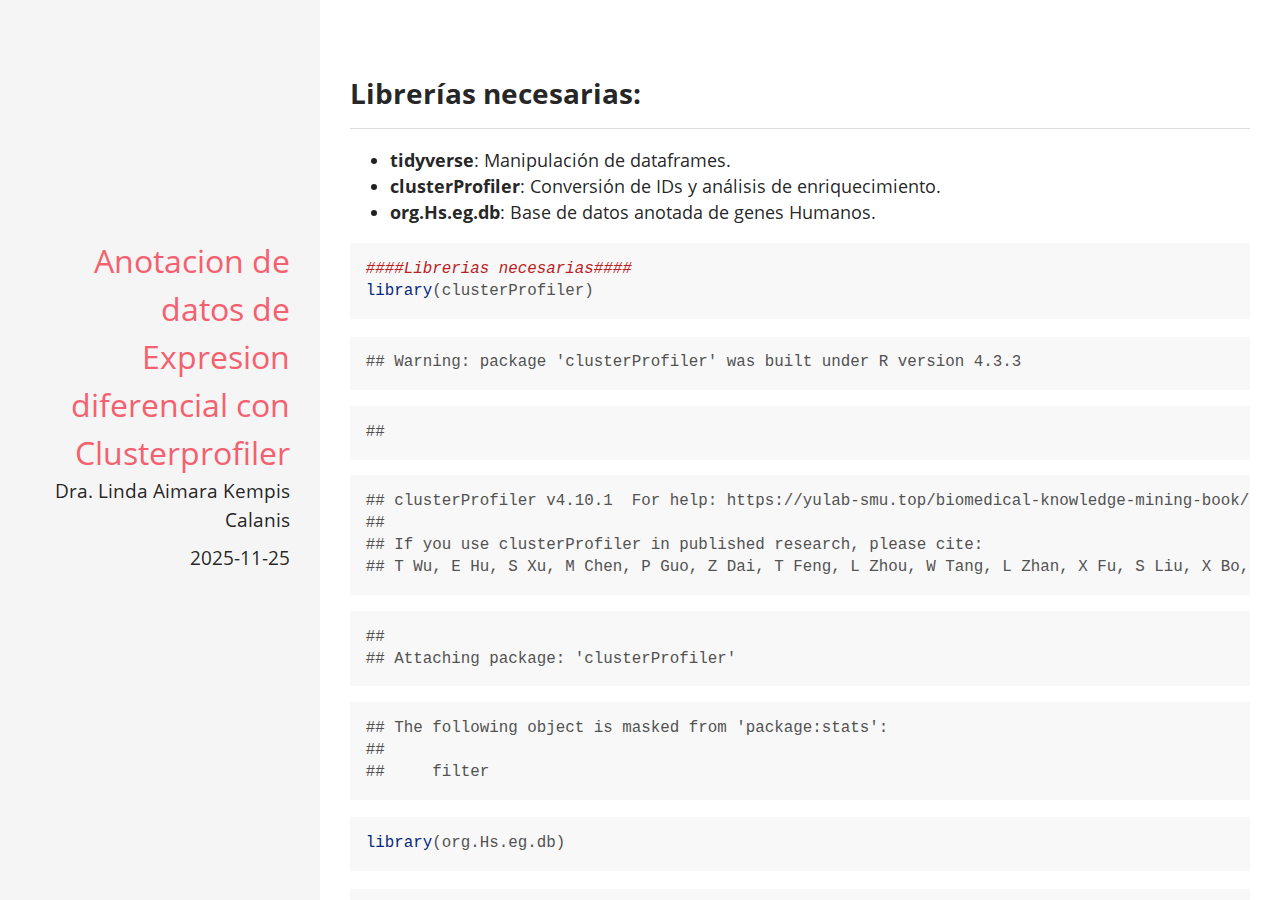
<file: dato_tsv/vias_enrich.html>
<!DOCTYPE html>

<html>

<head>

<meta charset="utf-8" />
<meta name="generator" content="pandoc" />
<meta http-equiv="X-UA-Compatible" content="IE=EDGE" />

<meta name="viewport" content="width=device-width, initial-scale=1" />

<meta name="author" content="Dra. Linda Aimara Kempis Calanis" />

<meta name="date" content="2025-11-25" />

<title>Anotacion de datos de Expresion diferencial con Clusterprofiler</title>

<script>// Pandoc 2.9 adds attributes on both header and div. We remove the former (to
// be compatible with the behavior of Pandoc < 2.8).
document.addEventListener('DOMContentLoaded', function(e) {
  var hs = document.querySelectorAll("div.section[class*='level'] > :first-child");
  var i, h, a;
  for (i = 0; i < hs.length; i++) {
    h = hs[i];
    if (!/^h[1-6]$/i.test(h.tagName)) continue;  // it should be a header h1-h6
    a = h.attributes;
    while (a.length > 0) h.removeAttribute(a[0].name);
  }
});
</script>


<style type="text/css">code{white-space: pre;}</style>
<style type="text/css" data-origin="pandoc">
pre > code.sourceCode { white-space: pre; position: relative; }
pre > code.sourceCode > span { display: inline-block; line-height: 1.25; }
pre > code.sourceCode > span:empty { height: 1.2em; }
.sourceCode { overflow: visible; }
code.sourceCode > span { color: inherit; text-decoration: inherit; }
div.sourceCode { margin: 1em 0; }
pre.sourceCode { margin: 0; }
@media screen {
div.sourceCode { overflow: auto; }
}
@media print {
pre > code.sourceCode { white-space: pre-wrap; }
pre > code.sourceCode > span { text-indent: -5em; padding-left: 5em; }
}
pre.numberSource code
{ counter-reset: source-line 0; }
pre.numberSource code > span
{ position: relative; left: -4em; counter-increment: source-line; }
pre.numberSource code > span > a:first-child::before
{ content: counter(source-line);
position: relative; left: -1em; text-align: right; vertical-align: baseline;
border: none; display: inline-block;
-webkit-touch-callout: none; -webkit-user-select: none;
-khtml-user-select: none; -moz-user-select: none;
-ms-user-select: none; user-select: none;
padding: 0 4px; width: 4em;
color: #aaaaaa;
}
pre.numberSource { margin-left: 3em; border-left: 1px solid #aaaaaa; padding-left: 4px; }
div.sourceCode
{ }
@media screen {
pre > code.sourceCode > span > a:first-child::before { text-decoration: underline; }
}
code span.al { color: #ff0000; font-weight: bold; } 
code span.an { color: #60a0b0; font-weight: bold; font-style: italic; } 
code span.at { color: #7d9029; } 
code span.bn { color: #40a070; } 
code span.bu { color: #008000; } 
code span.cf { color: #007020; font-weight: bold; } 
code span.ch { color: #4070a0; } 
code span.cn { color: #880000; } 
code span.co { color: #60a0b0; font-style: italic; } 
code span.cv { color: #60a0b0; font-weight: bold; font-style: italic; } 
code span.do { color: #ba2121; font-style: italic; } 
code span.dt { color: #902000; } 
code span.dv { color: #40a070; } 
code span.er { color: #ff0000; font-weight: bold; } 
code span.ex { } 
code span.fl { color: #40a070; } 
code span.fu { color: #06287e; } 
code span.im { color: #008000; font-weight: bold; } 
code span.in { color: #60a0b0; font-weight: bold; font-style: italic; } 
code span.kw { color: #007020; font-weight: bold; } 
code span.op { color: #666666; } 
code span.ot { color: #007020; } 
code span.pp { color: #bc7a00; } 
code span.sc { color: #4070a0; } 
code span.ss { color: #bb6688; } 
code span.st { color: #4070a0; } 
code span.va { color: #19177c; } 
code span.vs { color: #4070a0; } 
code span.wa { color: #60a0b0; font-weight: bold; font-style: italic; } 

a.sourceLine {
pointer-events: auto;
}
</style>
<script>
// apply pandoc div.sourceCode style to pre.sourceCode instead
(function() {
  var sheets = document.styleSheets;
  for (var i = 0; i < sheets.length; i++) {
    if (sheets[i].ownerNode.dataset["origin"] !== "pandoc") continue;
    try { var rules = sheets[i].cssRules; } catch (e) { continue; }
    for (var j = 0; j < rules.length; j++) {
      var rule = rules[j];
      // check if there is a div.sourceCode rule
      if (rule.type !== rule.STYLE_RULE || rule.selectorText !== "div.sourceCode") continue;
      var style = rule.style.cssText;
      // check if color or background-color is set
      if (rule.style.color === '' && rule.style.backgroundColor === '') continue;
      // replace div.sourceCode by a pre.sourceCode rule
      sheets[i].deleteRule(j);
      sheets[i].insertRule('pre.sourceCode{' + style + '}', j);
    }
  }
})();
</script>



<style type="text/css">@font-face{font-family:'Open Sans';font-style:normal;font-weight:400;src:local("Open Sans"),local(OpenSans),url([data-uri]) format("woff")}@font-face{font-family:'Open Sans';font-style:normal;font-weight:700;src:local("Open Sans Bold"),local(OpenSans-Bold),url([data-uri]) format("woff")}html{font-family:sans-serif;-ms-text-size-adjust:100%;-webkit-text-size-adjust:100%}body{margin:0}a{background-color:transparent}a:active,a:hover{outline:0}b,strong{font-weight:700}h1{font-size:2em;margin:.67em 0}small{font-size:80%}sub,sup{font-size:75%;line-height:0;position:relative;vertical-align:baseline}sup{top:-.5em}sub{bottom:-.25em}img{border:0}hr{-moz-box-sizing:content-box;box-sizing:content-box;height:0}pre{overflow:auto}code,kbd,pre,samp{font-family:monospace,monospace;font-size:1em}table{border-collapse:collapse;border-spacing:0}td,th{padding:0}*,:before,:after{-webkit-box-sizing:border-box;-moz-box-sizing:border-box;-ms-box-sizing:border-box;box-sizing:border-box}.notice{border:1px solid rgba(115,115,115,0.87);border-radius:.4em;padding:.5em 1em}img{height:auto;max-width:100%}table,th,td{border:none}.table{display:table}.table-cell{display:table-cell}.table-top{vertical-align:top}.table-middle{vertical-align:middle}.table-bottom{vertical-align:bottom}table{width:100%;margin:20px auto}th,td{border-bottom:1px solid #bbb;text-align:left;padding:10px}th{background-color:#f5a623;color:#fff}tr:nth-child(odd){background-color:#ddd}tr:nth-child(even){background-color:#f5f5f5}b,i,strong,em,blockquote,p,q,span,figure,img,h1,h2,header,input,a{-webkit-transition:all .1s ease;-moz-transition:all .1s ease;-ms-transition:all .1s ease;-o-transition:all .1s ease;transition:all .1s ease}.block{display:block}.inline-block{display:inline-block}.hidden-md{display:none}@media only screen and (min-width: 992px){.hidden-md{display:inline-block}}.radius-box{border-radius:10px}.radius-ls{border-bottom-left-radius:3px;border-top-left-radius:3px}.radius-rs{border-bottom-right-radius:3px;border-top-right-radius:3px}.radius-l1{border-bottom-left-radius:10px;border-top-left-radius:10px}.radius-r1{border-bottom-right-radius:10px;border-top-right-radius:10px}.m0{margin:0}.mt0{margin-top:0}.mr0{margin-right:0}.mb0{margin-bottom:0}.ml0{margin-left:0}.ms{margin:.25em}.mts{margin-top:.25em}.mbs{margin-bottom:.25em}.mrs{margin-right:.25em}.mls{margin-left:.25em}.mm{margin:.5em}.mtm{margin-top:.5em}.mbm{margin-bottom:.5em}.mrm{margin-right:.5em}.mlm{margin-left:.5em}.m1{margin:1.5em}.mt1{margin-top:1.5em}.mb1{margin-bottom:1.5em}.mr1{margin-right:1.5em}.ml1{margin-left:1.5em}.m2{margin:3em}.mt2{margin-top:3em}.mb2{margin-bottom:3em}.mr2{margin-right:3em}.ml2{margin-left:3em}.p0{padding:0}.pt0{padding-top:0}.pr0{padding-right:0}.pb0{padding-bottom:0}.pl0{padding-left:0}.ps{padding:.25em}.pts{padding-top:.25em}.pbs{padding-bottom:.25em}.prs{padding-right:.25em}.pls{padding-left:.25em}.pm{padding:.5em}.ptm{padding-top:.5em}.pbm{padding-bottom:.5em}.prm{padding-right:.5em}.plm{padding-left:.5em}.p1{padding:1em}.pt1{padding-top:1em}.pr1{padding-right:1em}.pb1{padding-bottom:1em}.pl1{padding-left:1em}.p2{padding:2em}.pt2{padding-top:2em}.pr2{padding-right:2em}.pb2{padding-bottom:2em}.pl2{padding-left:2em}.pb5{padding-bottom:5em}.pads{padding:.25em}.padm{padding:.5em}.padl{padding:1em}.padsx{padding-left:.25em;padding-right:.25em}.padmx{padding-left:.5em;padding-right:.5em}.padlx{padding-left:1em;padding-right:1em}.padsy{padding-top:.25em;padding-bottom:.25em}.padmy{padding-top:.5em;padding-bottom:.5em}.padly{padding-top:1em;padding-bottom:1em}.primary-text-color{color:#42b983}.primary-bg-color{background-color:#42b983}.secondary-text-color{color:#8d7edc}.secondary-bg-color{background-color:#8d7edc}.success-text-color{color:#65e892}.success-bg-color{background-color:#65e892}.danger-text-color{color:#f83e4b}.danger-bg-color{background-color:#f83e4b}.info-text-color{color:#09ABF6}.info-bg-color{background-color:#09ABF6}.warning-text-color{color:#F5A623}.warning-bg-color{background-color:#F5A623}.container{margin:0 auto;max-width:1280px;width:90%}@media only screen and (min-width: 992px){.container{width:85%}}@media only screen and (min-width: 1200px){.container{width:70%}}.container .row{margin-left:-.75rem;margin-right:-.75rem}.section{padding-top:.5rem;padding-bottom:.5rem}.section.no-pad{padding:0}.section.no-pad-bot{padding-bottom:0}.section.no-pad-top{padding-top:0}.row{margin-left:auto;margin-right:auto}.row:after{content:"";display:table;clear:both}.row .col{float:left;-webkit-box-sizing:border-box;-moz-box-sizing:border-box;-ms-box-sizing:border-box;box-sizing:border-box;display:block;vertical-align:top;width:100%}.row .col.s1{width:8.33333%;margin-left:0}.row .col.s2{width:16.66667%;margin-left:0}.row .col.s3{width:25%;margin-left:0}.row .col.s4{width:33.33333%;margin-left:0}.row .col.s5{width:41.66667%;margin-left:0}.row .col.s6{width:50%;margin-left:0}.row .col.s7{width:58.33333%;margin-left:0}.row .col.s8{width:66.66667%;margin-left:0}.row .col.s9{width:75%;margin-left:0}.row .col.s10{width:83.33333%;margin-left:0}.row .col.s11{width:91.66667%;margin-left:0}.row .col.s12{width:100%;margin-left:0}.row .col.offset-s1{margin-left:8.33333%}.row .col.offset-s2{margin-left:16.66667%}.row .col.offset-s3{margin-left:25%}.row .col.offset-s4{margin-left:33.33333%}.row .col.offset-s5{margin-left:41.66667%}.row .col.offset-s6{margin-left:50%}.row .col.offset-s7{margin-left:58.33333%}.row .col.offset-s8{margin-left:66.66667%}.row .col.offset-s9{margin-left:75%}.row .col.offset-s10{margin-left:83.33333%}.row .col.offset-s11{margin-left:91.66667%}.row .col.offset-s12{margin-left:100%}@media only screen and (min-width: 600px){.row .col.m1{width:8.33333%;margin-left:0}.row .col.m2{width:16.66667%;margin-left:0}.row .col.m3{width:25%;margin-left:0}.row .col.m4{width:33.33333%;margin-left:0}.row .col.m5{width:41.66667%;margin-left:0}.row .col.m6{width:50%;margin-left:0}.row .col.m7{width:58.33333%;margin-left:0}.row .col.m8{width:66.66667%;margin-left:0}.row .col.m9{width:75%;margin-left:0}.row .col.m10{width:83.33333%;margin-left:0}.row .col.m11{width:91.66667%;margin-left:0}.row .col.m12{width:100%;margin-left:0}.row .col.offset-m1{margin-left:8.33333%}.row .col.offset-m2{margin-left:16.66667%}.row .col.offset-m3{margin-left:25%}.row .col.offset-m4{margin-left:33.33333%}.row .col.offset-m5{margin-left:41.66667%}.row .col.offset-m6{margin-left:50%}.row .col.offset-m7{margin-left:58.33333%}.row .col.offset-m8{margin-left:66.66667%}.row .col.offset-m9{margin-left:75%}.row .col.offset-m10{margin-left:83.33333%}.row .col.offset-m11{margin-left:91.66667%}.row .col.offset-m12{margin-left:100%}}@media only screen and (min-width: 992px){.row .col.l1{width:8.33333%;margin-left:0}.row .col.l2{width:16.66667%;margin-left:0}.row .col.l3{width:25%;margin-left:0}.row .col.l4{width:33.33333%;margin-left:0}.row .col.l5{width:41.66667%;margin-left:0}.row .col.l6{width:50%;margin-left:0}.row .col.l7{width:58.33333%;margin-left:0}.row .col.l8{width:66.66667%;margin-left:0}.row .col.l9{width:75%;margin-left:0}.row .col.l10{width:83.33333%;margin-left:0}.row .col.l11{width:91.66667%;margin-left:0}.row .col.l12{width:100%;margin-left:0}.row .col.offset-l1{margin-left:8.33333%}.row .col.offset-l2{margin-left:16.66667%}.row .col.offset-l3{margin-left:25%}.row .col.offset-l4{margin-left:33.33333%}.row .col.offset-l5{margin-left:41.66667%}.row .col.offset-l6{margin-left:50%}.row .col.offset-l7{margin-left:58.33333%}.row .col.offset-l8{margin-left:66.66667%}.row .col.offset-l9{margin-left:75%}.row .col.offset-l10{margin-left:83.33333%}.row .col.offset-l11{margin-left:91.66667%}.row .col.offset-l12{margin-left:100%}}html{line-height:1.5;font-family:"Open Sans","Source Sans Pro","Helvetica Neue",Helvetica,Arial,sans-serif;font-weight:400;color:rgba(0,0,0,0.87);-webkit-font-smoothing:antialiased;text-rendering:optimizeLegibility;font-size:16px}blockquote{display:block;position:relative;padding-left:20px;font-style:italic;border-left:5px solid #8d7edc;font-size:1.1em}a{text-decoration:none;color:#42b983}a:hover,a:focus{color:#75cea5;text-decoration:none}h1,h2,h3,h4,h5,h6{font-weight:700;line-height:1.5}h1 a,h2 a,h3 a,h4 a,h5 a,h6 a{font-weight:inherit;color:rgba(0,0,0,0.87)}h1 a:hover,h1 a:focus,h2 a:hover,h2 a:focus,h3 a:hover,h3 a:focus,h4 a:hover,h4 a:focus,h5 a:hover,h5 a:focus,h6 a:hover,h6 a:focus{color:rgba(61,61,61,0.87)}h1{font-size:2rem;margin:1rem 0 .8rem}h2{font-size:1.75rem;margin:.875rem 0 .7rem}h3{font-size:1.5rem;margin:.75rem 0 .6rem}h4{font-size:1.25rem;margin:.625rem 0 .5rem}h5{font-size:1.15rem;margin:.575rem 0 .46rem}h6{font-size:1rem;margin:.5rem 0 .4rem;text-transform:uppercase}hr{margin-top:1rem;margin-bottom:1rem;border:0;border-top:.0625rem solid rgba(0,0,0,0.1)}em{font-style:italic}strong{font-weight:700}small,.small{font-size:80%;font-weight:400}p{margin:1.2em 0;word-spacing:.05em;line-height:1.6em}pre,code{font-family:Consolas,"Roboto Mono","Courier New",monospace;color:#525252;background-color:#f8f8f8}code{color:#e96900;border-radius:2px;white-space:nowrap}pre{font-size:.9em;overflow:auto;display:block;padding:1em;margin:0 0 1em;line-height:1.3875;word-break:break-all;word-wrap:break-word;border-radius:0;font-weight:400}pre code{background:transparent;white-space:pre;overflow:auto;word-wrap:normal;color:#525252}pre code span{word-break:break-all}.cover{background-color:#f5f5f5;position:fixed;text-align:center;width:100%;min-height:400px;padding:30px 15px 20px;z-index:1}@media only screen and (min-width: 600px){.cover{background-position:center;padding:30px}}@media only screen and (min-width: 992px){.cover{height:100vh;position:initial;width:100%}}.cover-card{color:rgba(0,0,0,0.87);padding:0 30px}.cover-card .author_name{display:block;color:#F36170;font-size:2em}.cover-card .author_job{display:block;color:#8d7edc;font-size:1.35em;font-weight:700;text-transform:uppercase;margin:5px auto 10px}.cover-card .author_bio{font-size:1.2em;display:block}@media only screen and (min-width: 992px){.cover-card{text-align:right;margin:0 auto;padding:0 0 80px}}.post-listing{background-color:#fff;position:absolute;top:400px;z-index:233;width:100%;padding:20px 20px 0;-webkit-transform:translate3d(0,0,1px);transform:translate3d(0,0,1px)}@media only screen and (min-width: 600px){.post-listing{padding:50px 30px 0}}@media only screen and (min-width: 992px){.post-listing{height:100vh;overflow-y:scroll;position:initial;top:0}}section.post{margin-bottom:80px}#post{font-size:1.1em;padding-bottom:50px}#post h1{margin:.5em 0 1em}#post h2{margin:.5em 0;padding-bottom:.5em;border-bottom:1px solid #ddd}#post h3{margin:.5em 0;position:relative}#page{padding-bottom:50px;min-height:70vh}#page .page-header{margin:0 auto 50px}
code span.kw { color: #a71d5d; font-weight: normal; } 
code span.dt { color: #795da3; } 
code span.dv { color: #0086b3; } 
code span.bn { color: #0086b3; } 
code span.fl { color: #0086b3; } 
code span.ch { color: #4070a0; } 
code span.st { color: #183691; } 
code span.co { color: #969896; font-style: italic; } 
code span.ot { color: #007020; } 
</style>





</head>

<body>




<div class="row">
<div class="col s12 m3">
<div class="table cover">
<div class="cover-card table-cell table-middle">
<span class="author_name">Anotacion de datos de Expresion diferencial
con Clusterprofiler</span>
<span class="author_bio mbm">Dra. Linda Aimara Kempis Calanis</span>
<span class="author_bio mbm">2025-11-25</span>
</div>
</div>
</div>


<div class="col s12 m9">
<div class="post-listing">

<div id="post">
<article class="post-content">
<div id="librerías-necesarias" class="section level2">
<h2>Librerías necesarias:</h2>
<ul>
<li><strong>tidyverse</strong>: Manipulación de dataframes.</li>
<li><strong>clusterProfiler</strong>: Conversión de IDs y análisis de
enriquecimiento.</li>
<li><strong>org.Hs.eg.db</strong>: Base de datos anotada de genes
Humanos.</li>
</ul>
<div class="sourceCode" id="cb1"><pre class="sourceCode r"><code class="sourceCode r"><span id="cb1-1"><a href="#cb1-1" tabindex="-1"></a><span class="do">####Librerias necesarias####</span></span>
<span id="cb1-2"><a href="#cb1-2" tabindex="-1"></a><span class="fu">library</span>(clusterProfiler)</span></code></pre></div>
<pre><code>## Warning: package &#39;clusterProfiler&#39; was built under R version 4.3.3</code></pre>
<pre><code>## </code></pre>
<pre><code>## clusterProfiler v4.10.1  For help: https://yulab-smu.top/biomedical-knowledge-mining-book/
## 
## If you use clusterProfiler in published research, please cite:
## T Wu, E Hu, S Xu, M Chen, P Guo, Z Dai, T Feng, L Zhou, W Tang, L Zhan, X Fu, S Liu, X Bo, and G Yu. clusterProfiler 4.0: A universal enrichment tool for interpreting omics data. The Innovation. 2021, 2(3):100141</code></pre>
<pre><code>## 
## Attaching package: &#39;clusterProfiler&#39;</code></pre>
<pre><code>## The following object is masked from &#39;package:stats&#39;:
## 
##     filter</code></pre>
<div class="sourceCode" id="cb7"><pre class="sourceCode r"><code class="sourceCode r"><span id="cb7-1"><a href="#cb7-1" tabindex="-1"></a><span class="fu">library</span>(org.Hs.eg.db)</span></code></pre></div>
<pre><code>## Loading required package: AnnotationDbi</code></pre>
<pre><code>## Loading required package: stats4</code></pre>
<pre><code>## Loading required package: BiocGenerics</code></pre>
<pre><code>## 
## Attaching package: &#39;BiocGenerics&#39;</code></pre>
<pre><code>## The following objects are masked from &#39;package:stats&#39;:
## 
##     IQR, mad, sd, var, xtabs</code></pre>
<pre><code>## The following objects are masked from &#39;package:base&#39;:
## 
##     anyDuplicated, aperm, append, as.data.frame, basename, cbind,
##     colnames, dirname, do.call, duplicated, eval, evalq, Filter, Find,
##     get, grep, grepl, intersect, is.unsorted, lapply, Map, mapply,
##     match, mget, order, paste, pmax, pmax.int, pmin, pmin.int,
##     Position, rank, rbind, Reduce, rownames, sapply, setdiff, sort,
##     table, tapply, union, unique, unsplit, which.max, which.min</code></pre>
<pre><code>## Loading required package: Biobase</code></pre>
<pre><code>## Welcome to Bioconductor
## 
##     Vignettes contain introductory material; view with
##     &#39;browseVignettes()&#39;. To cite Bioconductor, see
##     &#39;citation(&quot;Biobase&quot;)&#39;, and for packages &#39;citation(&quot;pkgname&quot;)&#39;.</code></pre>
<pre><code>## Loading required package: IRanges</code></pre>
<pre><code>## Loading required package: S4Vectors</code></pre>
<pre><code>## 
## Attaching package: &#39;S4Vectors&#39;</code></pre>
<pre><code>## The following object is masked from &#39;package:clusterProfiler&#39;:
## 
##     rename</code></pre>
<pre><code>## The following object is masked from &#39;package:utils&#39;:
## 
##     findMatches</code></pre>
<pre><code>## The following objects are masked from &#39;package:base&#39;:
## 
##     expand.grid, I, unname</code></pre>
<pre><code>## 
## Attaching package: &#39;IRanges&#39;</code></pre>
<pre><code>## The following object is masked from &#39;package:clusterProfiler&#39;:
## 
##     slice</code></pre>
<pre><code>## The following object is masked from &#39;package:grDevices&#39;:
## 
##     windows</code></pre>
<pre><code>## 
## Attaching package: &#39;AnnotationDbi&#39;</code></pre>
<pre><code>## The following object is masked from &#39;package:clusterProfiler&#39;:
## 
##     select</code></pre>
<pre><code>## </code></pre>
<div class="sourceCode" id="cb28"><pre class="sourceCode r"><code class="sourceCode r"><span id="cb28-1"><a href="#cb28-1" tabindex="-1"></a><span class="fu">library</span>(ggplot2)</span></code></pre></div>
</div>
<div id="cargar-datos-y-ajustar-parámetros" class="section level2">
<h2>2. Cargar datos y ajustar parámetros</h2>
<p>La tabla de expresión diferencial generada por <em>edgeR</em>
contiene:</p>
<ul>
<li>LogFC: Cambios en la expresión (log2 Fold Change)</li>
<li>FDR: Tasa de Falsos Descubrimientos (controla error tipo I)</li>
<li>gene: Nombre del gen en SYMBOL</li>
</ul>
<p>Los umbrales utilizados:</p>
<ul>
<li><strong>FDR ≤ 0.05</strong>: Controla la proporción esperada de
falsos positivos.</li>
<li><strong>|logFC| ≥ 1</strong>: Significa que el cambio es al menos 2
veces (log2(2)=1).</li>
</ul>
<div class="sourceCode" id="cb29"><pre class="sourceCode r"><code class="sourceCode r"><span id="cb29-1"><a href="#cb29-1" tabindex="-1"></a><span class="co"># Debemos elegir la direccion de los archivos</span></span>
<span id="cb29-2"><a href="#cb29-2" tabindex="-1"></a><span class="co"># Leer las tablas necesarias para las comparaciones neonatos vs adultos</span></span>
<span id="cb29-3"><a href="#cb29-3" tabindex="-1"></a>res_df1 <span class="ot">&lt;-</span><span class="fu">read.table</span>(<span class="st">&quot;Neo_vs_Adultos_DiffExp_edgeR.txt&quot;</span>)</span>
<span id="cb29-4"><a href="#cb29-4" tabindex="-1"></a><span class="fu">dim</span>(res_df1)</span></code></pre></div>
<pre><code>## [1] 756   5</code></pre>
<div class="sourceCode" id="cb31"><pre class="sourceCode r"><code class="sourceCode r"><span id="cb31-1"><a href="#cb31-1" tabindex="-1"></a>padj.cutoff <span class="ot">&lt;-</span><span class="fl">0.05</span></span>
<span id="cb31-2"><a href="#cb31-2" tabindex="-1"></a>lfc.cutoff<span class="ot">&lt;-</span> <span class="dv">1</span></span></code></pre></div>
</div>
<div id="filtrar-genes-diferencialmente-expresados" class="section level2">
<h2>3. Filtrar genes diferencialmente expresados</h2>
<p>Aquí seleccionamos genes sobreexpresados en neonatos y en
adultos:</p>
<div class="sourceCode" id="cb32"><pre class="sourceCode r"><code class="sourceCode r"><span id="cb32-1"><a href="#cb32-1" tabindex="-1"></a><span class="co"># Seleccionar el entrezgeid de los genes up and down de las tablas</span></span>
<span id="cb32-2"><a href="#cb32-2" tabindex="-1"></a></span>
<span id="cb32-3"><a href="#cb32-3" tabindex="-1"></a>GDE_Neo <span class="ot">&lt;-</span> res_df1 <span class="sc">%&gt;%</span> <span class="fu">filter</span>(FDR<span class="sc">&lt;=</span> padj.cutoff <span class="sc">&amp;</span> logFC <span class="sc">&lt;=</span> <span class="sc">-</span>lfc.cutoff)</span>
<span id="cb32-4"><a href="#cb32-4" tabindex="-1"></a><span class="fu">dim</span>(GDE_Neo)</span></code></pre></div>
<pre><code>## [1] 421   5</code></pre>
<div class="sourceCode" id="cb34"><pre class="sourceCode r"><code class="sourceCode r"><span id="cb34-1"><a href="#cb34-1" tabindex="-1"></a><span class="fu">View</span>(GDE_Neo)</span>
<span id="cb34-2"><a href="#cb34-2" tabindex="-1"></a>GDE_Adul <span class="ot">&lt;-</span> res_df1 <span class="sc">%&gt;%</span> <span class="fu">filter</span>(FDR<span class="sc">&lt;=</span> padj.cutoff <span class="sc">&amp;</span> logFC <span class="sc">&gt;=</span> lfc.cutoff)</span>
<span id="cb34-3"><a href="#cb34-3" tabindex="-1"></a><span class="fu">dim</span>(GDE_Adul)</span></code></pre></div>
<pre><code>## [1] 335   5</code></pre>
<div class="sourceCode" id="cb36"><pre class="sourceCode r"><code class="sourceCode r"><span id="cb36-1"><a href="#cb36-1" tabindex="-1"></a>gene_adul <span class="ot">&lt;-</span> GDE_Adul<span class="sc">$</span>gene</span>
<span id="cb36-2"><a href="#cb36-2" tabindex="-1"></a><span class="fu">length</span>(gene_adul)</span></code></pre></div>
<pre><code>## [1] 335</code></pre>
<div class="sourceCode" id="cb38"><pre class="sourceCode r"><code class="sourceCode r"><span id="cb38-1"><a href="#cb38-1" tabindex="-1"></a>gene_neo  <span class="ot">&lt;-</span> GDE_Neo<span class="sc">$</span>gene</span>
<span id="cb38-2"><a href="#cb38-2" tabindex="-1"></a><span class="fu">View</span>(gene_neo)</span></code></pre></div>
</div>
<div id="extraer-los-nombres-de-los-genes-symbol" class="section level1">
<h1>4. Extraer los nombres de los genes (SYMBOL)</h1>
<p>Aquí tomamos solo la columna de nombres de genes (SYMBOL), necesaria
para convertirlos posteriormente a ENTREZID, ya que bases como KEGG y GO
trabajan con esos identificadores.</p>
<div class="sourceCode" id="cb39"><pre class="sourceCode r"><code class="sourceCode r"><span id="cb39-1"><a href="#cb39-1" tabindex="-1"></a><span class="do">## convertir los genes a entrezgenid</span></span>
<span id="cb39-2"><a href="#cb39-2" tabindex="-1"></a>genes_neo_entrez <span class="ot">=</span> <span class="fu">bitr</span>(gene_neo, <span class="at">fromType =</span> <span class="st">&quot;SYMBOL&quot;</span>, <span class="at">toType =</span> <span class="st">&quot;ENTREZID&quot;</span>, <span class="at">OrgDb =</span><span class="st">&quot;org.Hs.eg.db&quot;</span> )</span></code></pre></div>
<pre><code>## &#39;select()&#39; returned 1:1 mapping between keys and columns</code></pre>
<div class="sourceCode" id="cb41"><pre class="sourceCode r"><code class="sourceCode r"><span id="cb41-1"><a href="#cb41-1" tabindex="-1"></a><span class="fu">View</span>(genes_neo_entrez)</span>
<span id="cb41-2"><a href="#cb41-2" tabindex="-1"></a>genes_adu_entrez <span class="ot">=</span> <span class="fu">bitr</span>(gene_adul, <span class="at">fromType =</span> <span class="st">&quot;SYMBOL&quot;</span>, <span class="at">toType =</span> <span class="st">&quot;ENTREZID&quot;</span>, <span class="at">OrgDb =</span><span class="st">&quot;org.Hs.eg.db&quot;</span> )</span></code></pre></div>
<pre><code>## &#39;select()&#39; returned 1:1 mapping between keys and columns</code></pre>
<div class="sourceCode" id="cb43"><pre class="sourceCode r"><code class="sourceCode r"><span id="cb43-1"><a href="#cb43-1" tabindex="-1"></a><span class="fu">View</span>(genes_adu_entrez)</span>
<span id="cb43-2"><a href="#cb43-2" tabindex="-1"></a></span>
<span id="cb43-3"><a href="#cb43-3" tabindex="-1"></a>col_genes_neo_entrez <span class="ot">&lt;-</span> genes_neo_entrez<span class="sc">$</span>ENTREZID</span>
<span id="cb43-4"><a href="#cb43-4" tabindex="-1"></a>col_genes_adu_entrez <span class="ot">&lt;-</span> genes_adu_entrez<span class="sc">$</span>ENTREZID</span></code></pre></div>
<p>🧬 Análisis de enriquecimiento funcional (GO)</p>
<p>En esta sección realizamos:</p>
<ul>
<li><p>Enriquecimiento GO (Biological Processes) para genes
diferencialmente expresados en neonatos</p></li>
<li><p>Comparación de GO entre neonatos y adultos</p></li>
<li><p>Visualización con dotplots</p></li>
<li><p>Exportación de resultados</p></li>
</ul>
<div id="enriquecimiento-go-para-genes-de-neonatos" class="section level2">
<h2>🟦 Enriquecimiento GO para genes de neonatos</h2>
<p>La función enrichGO() identifica procesos biológicos (BP)
sobrerrepresentados en un conjunto de genes. Se usa:</p>
<ul>
<li><p>gene: vector de ENTREZID</p></li>
<li><p>OrgDb: base de datos anotada de humano</p></li>
<li><p>ont = “BP”: categoría Biological Processes</p></li>
<li><p>pvalueCutoff: umbral de significancia</p></li>
<li><p>qvalueCutoff: controla FDR</p></li>
</ul>
<div class="sourceCode" id="cb44"><pre class="sourceCode r"><code class="sourceCode r"><span id="cb44-1"><a href="#cb44-1" tabindex="-1"></a>kk <span class="ot">&lt;-</span> <span class="fu">enrichGO</span>(</span>
<span id="cb44-2"><a href="#cb44-2" tabindex="-1"></a>  <span class="at">gene          =</span> col_genes_neo_entrez,  <span class="co"># Lista de ENTREZID de genes expresados en neonatos</span></span>
<span id="cb44-3"><a href="#cb44-3" tabindex="-1"></a>  <span class="at">OrgDb         =</span> org.Hs.eg.db,          <span class="co"># Base de datos anotada (Homo sapiens)</span></span>
<span id="cb44-4"><a href="#cb44-4" tabindex="-1"></a>  <span class="at">ont           =</span> <span class="st">&quot;BP&quot;</span>,                  <span class="co"># Ontología: Biological Process</span></span>
<span id="cb44-5"><a href="#cb44-5" tabindex="-1"></a>  <span class="at">pvalueCutoff  =</span> <span class="fl">0.05</span>,                  <span class="co"># Valor p máximo permitido</span></span>
<span id="cb44-6"><a href="#cb44-6" tabindex="-1"></a>  <span class="at">qvalueCutoff  =</span> <span class="fl">0.1</span>                    <span class="co"># FDR máximo permitido</span></span>
<span id="cb44-7"><a href="#cb44-7" tabindex="-1"></a>)</span></code></pre></div>
</div>
<div id="visualización-del-enriquecimiento-go-dotplot" class="section level2">
<h2>🟩 Visualización del enriquecimiento GO (Dotplot)</h2>
<p><strong>dotplot()</strong> muestra los términos GO más
significativos. Cada punto representa un proceso biológico
enriquecido.</p>
<div class="sourceCode" id="cb45"><pre class="sourceCode r"><code class="sourceCode r"><span id="cb45-1"><a href="#cb45-1" tabindex="-1"></a>via <span class="ot">&lt;-</span> <span class="fu">dotplot</span>(kk, <span class="at">showCategory =</span> <span class="dv">20</span>, <span class="at">font.size =</span> <span class="fl">10.5</span>) <span class="sc">+</span></span>
<span id="cb45-2"><a href="#cb45-2" tabindex="-1"></a>  <span class="fu">ggtitle</span>(<span class="st">&quot;Enrichment Analysis - Neonatos (GO Biological Process)&quot;</span>)</span>
<span id="cb45-3"><a href="#cb45-3" tabindex="-1"></a></span>
<span id="cb45-4"><a href="#cb45-4" tabindex="-1"></a>via</span></code></pre></div>
<p><img src="[data-uri]" /><!-- --></p>
</div>
<div id="crear-una-lista-de-genes-por-grupo" class="section level2">
<h2>🟦 Crear una lista de genes por grupo</h2>
<p>Esta lista es necesaria para comparar enriquecimientos entre neonatos
y adultos.</p>
<div class="sourceCode" id="cb46"><pre class="sourceCode r"><code class="sourceCode r"><span id="cb46-1"><a href="#cb46-1" tabindex="-1"></a>lista_NeovsAdu <span class="ot">&lt;-</span> <span class="fu">list</span>(</span>
<span id="cb46-2"><a href="#cb46-2" tabindex="-1"></a>  <span class="st">&quot;Neonatos&quot;</span> <span class="ot">=</span> col_genes_neo_entrez,  <span class="co"># ENTREZID de neonatos</span></span>
<span id="cb46-3"><a href="#cb46-3" tabindex="-1"></a>  <span class="st">&quot;Adultos&quot;</span>  <span class="ot">=</span> col_genes_adu_entrez   <span class="co"># ENTREZID de adultos</span></span>
<span id="cb46-4"><a href="#cb46-4" tabindex="-1"></a>)</span></code></pre></div>
<p>🟧 Comparación de enriquecimiento GO entre grupos
(compareCluster)</p>
<div class="sourceCode" id="cb47"><pre class="sourceCode r"><code class="sourceCode r"><span id="cb47-1"><a href="#cb47-1" tabindex="-1"></a>clusters_GO <span class="ot">&lt;-</span> <span class="fu">compareCluster</span>(</span>
<span id="cb47-2"><a href="#cb47-2" tabindex="-1"></a>  <span class="at">geneCluster   =</span> lista_NeovsAdu,     <span class="co"># Lista con Neonatos vs Adultos</span></span>
<span id="cb47-3"><a href="#cb47-3" tabindex="-1"></a>  <span class="at">fun           =</span> enrichGO,           <span class="co"># Tipo de análisis: GO</span></span>
<span id="cb47-4"><a href="#cb47-4" tabindex="-1"></a>  <span class="at">OrgDb         =</span> <span class="st">&quot;org.Hs.eg.db&quot;</span>,</span>
<span id="cb47-5"><a href="#cb47-5" tabindex="-1"></a>  <span class="at">ont           =</span> <span class="st">&quot;BP&quot;</span>,</span>
<span id="cb47-6"><a href="#cb47-6" tabindex="-1"></a>  <span class="at">pvalueCutoff  =</span> <span class="fl">0.05</span>,</span>
<span id="cb47-7"><a href="#cb47-7" tabindex="-1"></a>  <span class="at">qvalueCutoff  =</span> <span class="fl">0.1</span></span>
<span id="cb47-8"><a href="#cb47-8" tabindex="-1"></a>)</span>
<span id="cb47-9"><a href="#cb47-9" tabindex="-1"></a></span>
<span id="cb47-10"><a href="#cb47-10" tabindex="-1"></a><span class="fu">View</span>(clusters_GO)</span>
<span id="cb47-11"><a href="#cb47-11" tabindex="-1"></a><span class="fu">class</span>(clusters_GO)</span></code></pre></div>
<pre><code>## [1] &quot;compareClusterResult&quot;
## attr(,&quot;package&quot;)
## [1] &quot;DOSE&quot;</code></pre>
</div>
<div id="guardar-tabla-de-resultados-go" class="section level2">
<h2>📁 Guardar tabla de resultados GO</h2>
<div class="sourceCode" id="cb49"><pre class="sourceCode r"><code class="sourceCode r"><span id="cb49-1"><a href="#cb49-1" tabindex="-1"></a><span class="fu">write.table</span>(</span>
<span id="cb49-2"><a href="#cb49-2" tabindex="-1"></a>  clusters_GO,</span>
<span id="cb49-3"><a href="#cb49-3" tabindex="-1"></a>  <span class="at">file =</span> <span class="st">&quot;clusterprofiler_GO.txt&quot;</span>,</span>
<span id="cb49-4"><a href="#cb49-4" tabindex="-1"></a>  <span class="at">sep =</span> <span class="st">&quot;</span><span class="sc">\t</span><span class="st">&quot;</span>,</span>
<span id="cb49-5"><a href="#cb49-5" tabindex="-1"></a>  <span class="at">col.names =</span> <span class="cn">TRUE</span></span>
<span id="cb49-6"><a href="#cb49-6" tabindex="-1"></a>)</span></code></pre></div>
</div>
<div id="dotplot-de-procesos-biológicos-go-comparación-neonatos-vs-adultos" class="section level2">
<h2>Dotplot de procesos biológicos GO (comparación Neonatos vs
Adultos)</h2>
<div class="sourceCode" id="cb50"><pre class="sourceCode r"><code class="sourceCode r"><span id="cb50-1"><a href="#cb50-1" tabindex="-1"></a>vias_GO <span class="ot">&lt;-</span> <span class="fu">dotplot</span>(</span>
<span id="cb50-2"><a href="#cb50-2" tabindex="-1"></a>  clusters_GO,</span>
<span id="cb50-3"><a href="#cb50-3" tabindex="-1"></a>  <span class="at">showCategory =</span> <span class="dv">20</span>,</span>
<span id="cb50-4"><a href="#cb50-4" tabindex="-1"></a>  <span class="at">font.size =</span> <span class="dv">9</span></span>
<span id="cb50-5"><a href="#cb50-5" tabindex="-1"></a>) <span class="sc">+</span> <span class="fu">ggtitle</span>(<span class="st">&quot;Enrichment Analysis - GO Biological Processes (Comparación)&quot;</span>)</span>
<span id="cb50-6"><a href="#cb50-6" tabindex="-1"></a></span>
<span id="cb50-7"><a href="#cb50-7" tabindex="-1"></a>vias_GO</span></code></pre></div>
<p><img src="[data-uri]" /><!-- --></p>
</div>
</div>
</article>
</div>
</div>
</div>
</div>



<!-- code folding -->


<!-- dynamically load mathjax for compatibility with self-contained -->
<script>
  (function () {
    var script = document.createElement("script");
    script.type = "text/javascript";
    script.src  = "https://mathjax.rstudio.com/latest/MathJax.js?config=TeX-AMS-MML_HTMLorMML";
    document.getElementsByTagName("head")[0].appendChild(script);
  })();
</script>

</body>
</html>
</file>
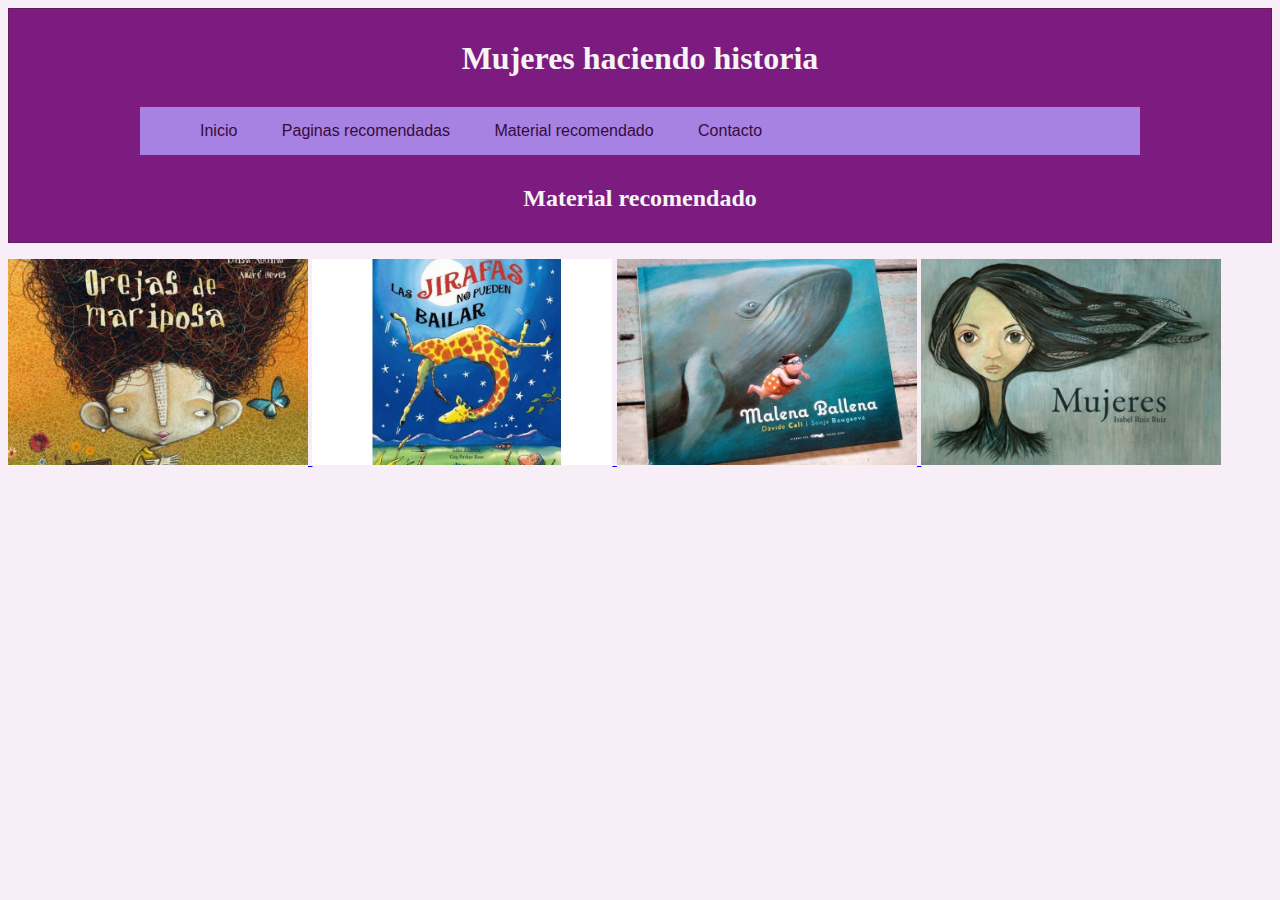
<file: paginas/materialrecomendado.html>
<!DOCTYPE html>

<html>
        <head>
                <title>Página web</title>
                <link rel="stylesheet" href="css/estilo.css">
        </head>
        <body>
                <header>
                        <h1>Mujeres haciendo historia </h1>
                        <nav class="navegacion">
                                <ul class="menu">
                                        <li><a href="../index.html">Inicio</a></li>
                                        <li><a href="paginasrecomendadas.html">Paginas recomendadas</a></li>
                                        <li><a href="#">Material recomendado</a></li>
                                        <li><a href="#">Contacto</a>
                                                <ul class="submenu">
						        <li><a href="#">Facebook</a></li>
                                                        <li><a href="#">Instagram</a></li>
                                                </ul>
                                </ul>
                        </nav>
                        <h2>Material recomendado </h2>
                </header>
                <p>
                    <a href="http://apegoyliteratura.es/orejas-de-mariposa/#:~:text=Mara%20tiene%20orejas%20grandes%20y,de%20colores%20las%20cosas%20feas%E2%80%9D.">
                    <img class="Agnodice" src="img/mariposa.jpg" width="300"  />
                    </a>
                    <a href="https://canijoscuentistas.com/las-jirafas-no-pueden-bailar/">
                    <img class="Agnodice" src="img/jirafas.jpg" width="300"  />
                    </a>
                    <a href="https://refugiodecrianza.com/2018/05/25/superar-los-complejos-y-ganar-autoestima-malena-ballena/">
                    <img class="Agnodice" src="img/malena-ballena.jpg" width="300"  />
                    </a>
                    <a href="http://apegoyliteratura.es/mujeres/">
                    <img class="Agnodice" src="img/libro--mujeres.jpg" width="300"  />
                    </a>
                </p>
</file>
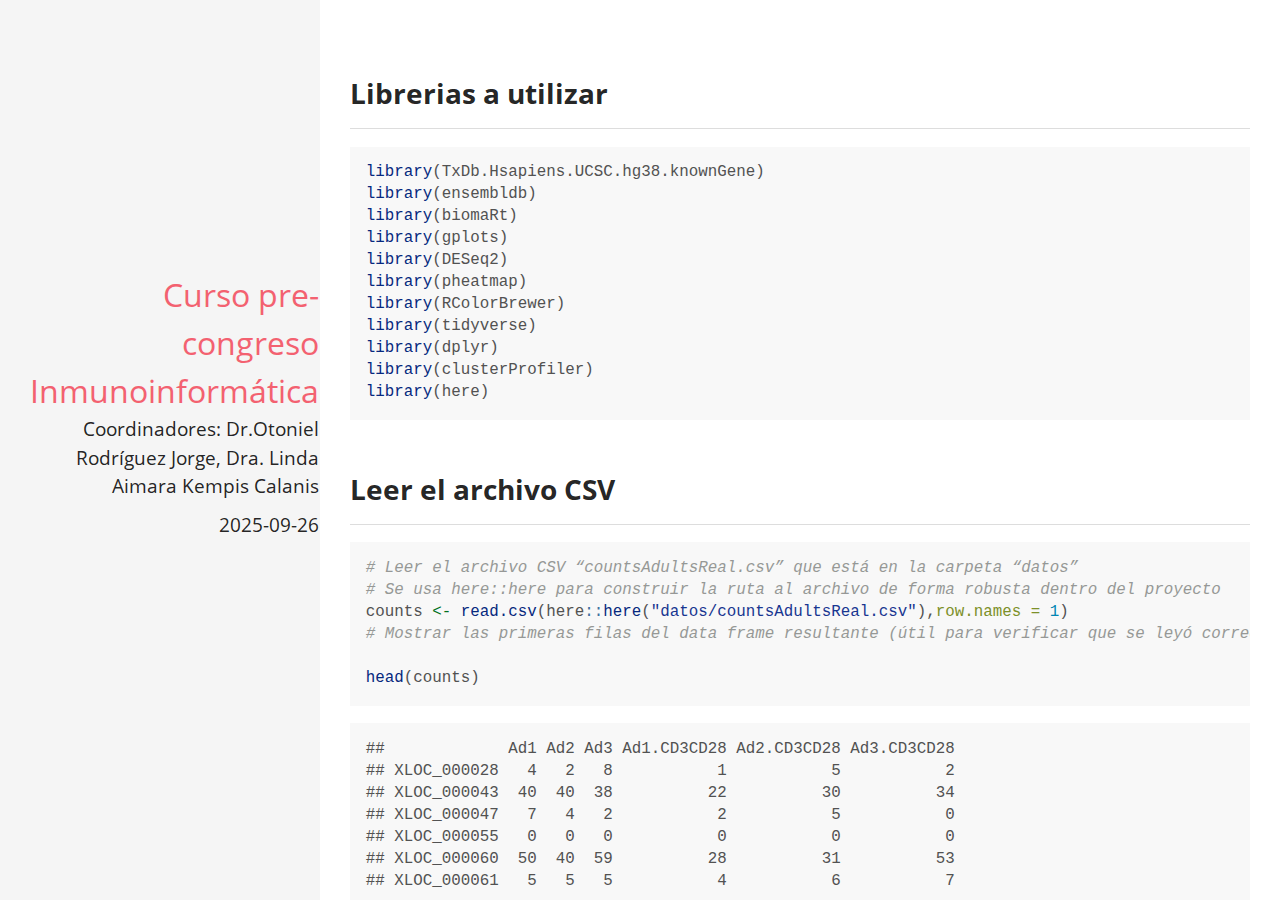
<file: Curso_SMI_2025/R/2.Practica_Deseq2.html>
<!DOCTYPE html>

<html>

<head>

<meta charset="utf-8" />
<meta name="generator" content="pandoc" />
<meta http-equiv="X-UA-Compatible" content="IE=EDGE" />

<meta name="viewport" content="width=device-width, initial-scale=1" />

<meta name="author" content="Coordinadores: Dr.Otoniel Rodríguez Jorge, Dra. Linda Aimara Kempis Calanis" />

<meta name="date" content="2025-09-26" />

<title>Curso pre-congreso Inmunoinformática</title>

<script>// Pandoc 2.9 adds attributes on both header and div. We remove the former (to
// be compatible with the behavior of Pandoc < 2.8).
document.addEventListener('DOMContentLoaded', function(e) {
  var hs = document.querySelectorAll("div.section[class*='level'] > :first-child");
  var i, h, a;
  for (i = 0; i < hs.length; i++) {
    h = hs[i];
    if (!/^h[1-6]$/i.test(h.tagName)) continue;  // it should be a header h1-h6
    a = h.attributes;
    while (a.length > 0) h.removeAttribute(a[0].name);
  }
});
</script>


<style type="text/css">code{white-space: pre;}</style>
<style type="text/css" data-origin="pandoc">
pre > code.sourceCode { white-space: pre; position: relative; }
pre > code.sourceCode > span { display: inline-block; line-height: 1.25; }
pre > code.sourceCode > span:empty { height: 1.2em; }
.sourceCode { overflow: visible; }
code.sourceCode > span { color: inherit; text-decoration: inherit; }
div.sourceCode { margin: 1em 0; }
pre.sourceCode { margin: 0; }
@media screen {
div.sourceCode { overflow: auto; }
}
@media print {
pre > code.sourceCode { white-space: pre-wrap; }
pre > code.sourceCode > span { text-indent: -5em; padding-left: 5em; }
}
pre.numberSource code
{ counter-reset: source-line 0; }
pre.numberSource code > span
{ position: relative; left: -4em; counter-increment: source-line; }
pre.numberSource code > span > a:first-child::before
{ content: counter(source-line);
position: relative; left: -1em; text-align: right; vertical-align: baseline;
border: none; display: inline-block;
-webkit-touch-callout: none; -webkit-user-select: none;
-khtml-user-select: none; -moz-user-select: none;
-ms-user-select: none; user-select: none;
padding: 0 4px; width: 4em;
color: #aaaaaa;
}
pre.numberSource { margin-left: 3em; border-left: 1px solid #aaaaaa; padding-left: 4px; }
div.sourceCode
{ }
@media screen {
pre > code.sourceCode > span > a:first-child::before { text-decoration: underline; }
}
code span.al { color: #ff0000; font-weight: bold; } 
code span.an { color: #60a0b0; font-weight: bold; font-style: italic; } 
code span.at { color: #7d9029; } 
code span.bn { color: #40a070; } 
code span.bu { color: #008000; } 
code span.cf { color: #007020; font-weight: bold; } 
code span.ch { color: #4070a0; } 
code span.cn { color: #880000; } 
code span.co { color: #60a0b0; font-style: italic; } 
code span.cv { color: #60a0b0; font-weight: bold; font-style: italic; } 
code span.do { color: #ba2121; font-style: italic; } 
code span.dt { color: #902000; } 
code span.dv { color: #40a070; } 
code span.er { color: #ff0000; font-weight: bold; } 
code span.ex { } 
code span.fl { color: #40a070; } 
code span.fu { color: #06287e; } 
code span.im { color: #008000; font-weight: bold; } 
code span.in { color: #60a0b0; font-weight: bold; font-style: italic; } 
code span.kw { color: #007020; font-weight: bold; } 
code span.op { color: #666666; } 
code span.ot { color: #007020; } 
code span.pp { color: #bc7a00; } 
code span.sc { color: #4070a0; } 
code span.ss { color: #bb6688; } 
code span.st { color: #4070a0; } 
code span.va { color: #19177c; } 
code span.vs { color: #4070a0; } 
code span.wa { color: #60a0b0; font-weight: bold; font-style: italic; } 

a.sourceLine {
pointer-events: auto;
}
</style>
<script>
// apply pandoc div.sourceCode style to pre.sourceCode instead
(function() {
  var sheets = document.styleSheets;
  for (var i = 0; i < sheets.length; i++) {
    if (sheets[i].ownerNode.dataset["origin"] !== "pandoc") continue;
    try { var rules = sheets[i].cssRules; } catch (e) { continue; }
    for (var j = 0; j < rules.length; j++) {
      var rule = rules[j];
      // check if there is a div.sourceCode rule
      if (rule.type !== rule.STYLE_RULE || rule.selectorText !== "div.sourceCode") continue;
      var style = rule.style.cssText;
      // check if color or background-color is set
      if (rule.style.color === '' && rule.style.backgroundColor === '') continue;
      // replace div.sourceCode by a pre.sourceCode rule
      sheets[i].deleteRule(j);
      sheets[i].insertRule('pre.sourceCode{' + style + '}', j);
    }
  }
})();
</script>



<style type="text/css">@font-face{font-family:'Open Sans';font-style:normal;font-weight:400;src:local("Open Sans"),local(OpenSans),url([data-uri]) format("woff")}@font-face{font-family:'Open Sans';font-style:normal;font-weight:700;src:local("Open Sans Bold"),local(OpenSans-Bold),url([data-uri]) format("woff")}html{font-family:sans-serif;-ms-text-size-adjust:100%;-webkit-text-size-adjust:100%}body{margin:0}a{background-color:transparent}a:active,a:hover{outline:0}b,strong{font-weight:700}h1{font-size:2em;margin:.67em 0}small{font-size:80%}sub,sup{font-size:75%;line-height:0;position:relative;vertical-align:baseline}sup{top:-.5em}sub{bottom:-.25em}img{border:0}hr{-moz-box-sizing:content-box;box-sizing:content-box;height:0}pre{overflow:auto}code,kbd,pre,samp{font-family:monospace,monospace;font-size:1em}table{border-collapse:collapse;border-spacing:0}td,th{padding:0}*,:before,:after{-webkit-box-sizing:border-box;-moz-box-sizing:border-box;-ms-box-sizing:border-box;box-sizing:border-box}.notice{border:1px solid rgba(115,115,115,0.87);border-radius:.4em;padding:.5em 1em}img{height:auto;max-width:100%}table,th,td{border:none}.table{display:table}.table-cell{display:table-cell}.table-top{vertical-align:top}.table-middle{vertical-align:middle}.table-bottom{vertical-align:bottom}table{width:100%;margin:20px auto}th,td{border-bottom:1px solid #bbb;text-align:left;padding:10px}th{background-color:#f5a623;color:#fff}tr:nth-child(odd){background-color:#ddd}tr:nth-child(even){background-color:#f5f5f5}b,i,strong,em,blockquote,p,q,span,figure,img,h1,h2,header,input,a{-webkit-transition:all .1s ease;-moz-transition:all .1s ease;-ms-transition:all .1s ease;-o-transition:all .1s ease;transition:all .1s ease}.block{display:block}.inline-block{display:inline-block}.hidden-md{display:none}@media only screen and (min-width: 992px){.hidden-md{display:inline-block}}.radius-box{border-radius:10px}.radius-ls{border-bottom-left-radius:3px;border-top-left-radius:3px}.radius-rs{border-bottom-right-radius:3px;border-top-right-radius:3px}.radius-l1{border-bottom-left-radius:10px;border-top-left-radius:10px}.radius-r1{border-bottom-right-radius:10px;border-top-right-radius:10px}.m0{margin:0}.mt0{margin-top:0}.mr0{margin-right:0}.mb0{margin-bottom:0}.ml0{margin-left:0}.ms{margin:.25em}.mts{margin-top:.25em}.mbs{margin-bottom:.25em}.mrs{margin-right:.25em}.mls{margin-left:.25em}.mm{margin:.5em}.mtm{margin-top:.5em}.mbm{margin-bottom:.5em}.mrm{margin-right:.5em}.mlm{margin-left:.5em}.m1{margin:1.5em}.mt1{margin-top:1.5em}.mb1{margin-bottom:1.5em}.mr1{margin-right:1.5em}.ml1{margin-left:1.5em}.m2{margin:3em}.mt2{margin-top:3em}.mb2{margin-bottom:3em}.mr2{margin-right:3em}.ml2{margin-left:3em}.p0{padding:0}.pt0{padding-top:0}.pr0{padding-right:0}.pb0{padding-bottom:0}.pl0{padding-left:0}.ps{padding:.25em}.pts{padding-top:.25em}.pbs{padding-bottom:.25em}.prs{padding-right:.25em}.pls{padding-left:.25em}.pm{padding:.5em}.ptm{padding-top:.5em}.pbm{padding-bottom:.5em}.prm{padding-right:.5em}.plm{padding-left:.5em}.p1{padding:1em}.pt1{padding-top:1em}.pr1{padding-right:1em}.pb1{padding-bottom:1em}.pl1{padding-left:1em}.p2{padding:2em}.pt2{padding-top:2em}.pr2{padding-right:2em}.pb2{padding-bottom:2em}.pl2{padding-left:2em}.pb5{padding-bottom:5em}.pads{padding:.25em}.padm{padding:.5em}.padl{padding:1em}.padsx{padding-left:.25em;padding-right:.25em}.padmx{padding-left:.5em;padding-right:.5em}.padlx{padding-left:1em;padding-right:1em}.padsy{padding-top:.25em;padding-bottom:.25em}.padmy{padding-top:.5em;padding-bottom:.5em}.padly{padding-top:1em;padding-bottom:1em}.primary-text-color{color:#42b983}.primary-bg-color{background-color:#42b983}.secondary-text-color{color:#8d7edc}.secondary-bg-color{background-color:#8d7edc}.success-text-color{color:#65e892}.success-bg-color{background-color:#65e892}.danger-text-color{color:#f83e4b}.danger-bg-color{background-color:#f83e4b}.info-text-color{color:#09ABF6}.info-bg-color{background-color:#09ABF6}.warning-text-color{color:#F5A623}.warning-bg-color{background-color:#F5A623}.container{margin:0 auto;max-width:1280px;width:90%}@media only screen and (min-width: 992px){.container{width:85%}}@media only screen and (min-width: 1200px){.container{width:70%}}.container .row{margin-left:-.75rem;margin-right:-.75rem}.section{padding-top:.5rem;padding-bottom:.5rem}.section.no-pad{padding:0}.section.no-pad-bot{padding-bottom:0}.section.no-pad-top{padding-top:0}.row{margin-left:auto;margin-right:auto}.row:after{content:"";display:table;clear:both}.row .col{float:left;-webkit-box-sizing:border-box;-moz-box-sizing:border-box;-ms-box-sizing:border-box;box-sizing:border-box;display:block;vertical-align:top;width:100%}.row .col.s1{width:8.33333%;margin-left:0}.row .col.s2{width:16.66667%;margin-left:0}.row .col.s3{width:25%;margin-left:0}.row .col.s4{width:33.33333%;margin-left:0}.row .col.s5{width:41.66667%;margin-left:0}.row .col.s6{width:50%;margin-left:0}.row .col.s7{width:58.33333%;margin-left:0}.row .col.s8{width:66.66667%;margin-left:0}.row .col.s9{width:75%;margin-left:0}.row .col.s10{width:83.33333%;margin-left:0}.row .col.s11{width:91.66667%;margin-left:0}.row .col.s12{width:100%;margin-left:0}.row .col.offset-s1{margin-left:8.33333%}.row .col.offset-s2{margin-left:16.66667%}.row .col.offset-s3{margin-left:25%}.row .col.offset-s4{margin-left:33.33333%}.row .col.offset-s5{margin-left:41.66667%}.row .col.offset-s6{margin-left:50%}.row .col.offset-s7{margin-left:58.33333%}.row .col.offset-s8{margin-left:66.66667%}.row .col.offset-s9{margin-left:75%}.row .col.offset-s10{margin-left:83.33333%}.row .col.offset-s11{margin-left:91.66667%}.row .col.offset-s12{margin-left:100%}@media only screen and (min-width: 600px){.row .col.m1{width:8.33333%;margin-left:0}.row .col.m2{width:16.66667%;margin-left:0}.row .col.m3{width:25%;margin-left:0}.row .col.m4{width:33.33333%;margin-left:0}.row .col.m5{width:41.66667%;margin-left:0}.row .col.m6{width:50%;margin-left:0}.row .col.m7{width:58.33333%;margin-left:0}.row .col.m8{width:66.66667%;margin-left:0}.row .col.m9{width:75%;margin-left:0}.row .col.m10{width:83.33333%;margin-left:0}.row .col.m11{width:91.66667%;margin-left:0}.row .col.m12{width:100%;margin-left:0}.row .col.offset-m1{margin-left:8.33333%}.row .col.offset-m2{margin-left:16.66667%}.row .col.offset-m3{margin-left:25%}.row .col.offset-m4{margin-left:33.33333%}.row .col.offset-m5{margin-left:41.66667%}.row .col.offset-m6{margin-left:50%}.row .col.offset-m7{margin-left:58.33333%}.row .col.offset-m8{margin-left:66.66667%}.row .col.offset-m9{margin-left:75%}.row .col.offset-m10{margin-left:83.33333%}.row .col.offset-m11{margin-left:91.66667%}.row .col.offset-m12{margin-left:100%}}@media only screen and (min-width: 992px){.row .col.l1{width:8.33333%;margin-left:0}.row .col.l2{width:16.66667%;margin-left:0}.row .col.l3{width:25%;margin-left:0}.row .col.l4{width:33.33333%;margin-left:0}.row .col.l5{width:41.66667%;margin-left:0}.row .col.l6{width:50%;margin-left:0}.row .col.l7{width:58.33333%;margin-left:0}.row .col.l8{width:66.66667%;margin-left:0}.row .col.l9{width:75%;margin-left:0}.row .col.l10{width:83.33333%;margin-left:0}.row .col.l11{width:91.66667%;margin-left:0}.row .col.l12{width:100%;margin-left:0}.row .col.offset-l1{margin-left:8.33333%}.row .col.offset-l2{margin-left:16.66667%}.row .col.offset-l3{margin-left:25%}.row .col.offset-l4{margin-left:33.33333%}.row .col.offset-l5{margin-left:41.66667%}.row .col.offset-l6{margin-left:50%}.row .col.offset-l7{margin-left:58.33333%}.row .col.offset-l8{margin-left:66.66667%}.row .col.offset-l9{margin-left:75%}.row .col.offset-l10{margin-left:83.33333%}.row .col.offset-l11{margin-left:91.66667%}.row .col.offset-l12{margin-left:100%}}html{line-height:1.5;font-family:"Open Sans","Source Sans Pro","Helvetica Neue",Helvetica,Arial,sans-serif;font-weight:400;color:rgba(0,0,0,0.87);-webkit-font-smoothing:antialiased;text-rendering:optimizeLegibility;font-size:16px}blockquote{display:block;position:relative;padding-left:20px;font-style:italic;border-left:5px solid #8d7edc;font-size:1.1em}a{text-decoration:none;color:#42b983}a:hover,a:focus{color:#75cea5;text-decoration:none}h1,h2,h3,h4,h5,h6{font-weight:700;line-height:1.5}h1 a,h2 a,h3 a,h4 a,h5 a,h6 a{font-weight:inherit;color:rgba(0,0,0,0.87)}h1 a:hover,h1 a:focus,h2 a:hover,h2 a:focus,h3 a:hover,h3 a:focus,h4 a:hover,h4 a:focus,h5 a:hover,h5 a:focus,h6 a:hover,h6 a:focus{color:rgba(61,61,61,0.87)}h1{font-size:2rem;margin:1rem 0 .8rem}h2{font-size:1.75rem;margin:.875rem 0 .7rem}h3{font-size:1.5rem;margin:.75rem 0 .6rem}h4{font-size:1.25rem;margin:.625rem 0 .5rem}h5{font-size:1.15rem;margin:.575rem 0 .46rem}h6{font-size:1rem;margin:.5rem 0 .4rem;text-transform:uppercase}hr{margin-top:1rem;margin-bottom:1rem;border:0;border-top:.0625rem solid rgba(0,0,0,0.1)}em{font-style:italic}strong{font-weight:700}small,.small{font-size:80%;font-weight:400}p{margin:1.2em 0;word-spacing:.05em;line-height:1.6em}pre,code{font-family:Consolas,"Roboto Mono","Courier New",monospace;color:#525252;background-color:#f8f8f8}code{color:#e96900;border-radius:2px;white-space:nowrap}pre{font-size:.9em;overflow:auto;display:block;padding:1em;margin:0 0 1em;line-height:1.3875;word-break:break-all;word-wrap:break-word;border-radius:0;font-weight:400}pre code{background:transparent;white-space:pre;overflow:auto;word-wrap:normal;color:#525252}pre code span{word-break:break-all}.cover{background-color:#f5f5f5;position:fixed;text-align:center;width:100%;min-height:400px;padding:30px 15px 20px;z-index:1}@media only screen and (min-width: 600px){.cover{background-position:center;padding:30px}}@media only screen and (min-width: 992px){.cover{height:100vh;position:initial;width:100%}}.cover-card{color:rgba(0,0,0,0.87);padding:0 30px}.cover-card .author_name{display:block;color:#F36170;font-size:2em}.cover-card .author_job{display:block;color:#8d7edc;font-size:1.35em;font-weight:700;text-transform:uppercase;margin:5px auto 10px}.cover-card .author_bio{font-size:1.2em;display:block}@media only screen and (min-width: 992px){.cover-card{text-align:right;margin:0 auto;padding:0 0 80px}}.post-listing{background-color:#fff;position:absolute;top:400px;z-index:233;width:100%;padding:20px 20px 0;-webkit-transform:translate3d(0,0,1px);transform:translate3d(0,0,1px)}@media only screen and (min-width: 600px){.post-listing{padding:50px 30px 0}}@media only screen and (min-width: 992px){.post-listing{height:100vh;overflow-y:scroll;position:initial;top:0}}section.post{margin-bottom:80px}#post{font-size:1.1em;padding-bottom:50px}#post h1{margin:.5em 0 1em}#post h2{margin:.5em 0;padding-bottom:.5em;border-bottom:1px solid #ddd}#post h3{margin:.5em 0;position:relative}#page{padding-bottom:50px;min-height:70vh}#page .page-header{margin:0 auto 50px}
code span.kw { color: #a71d5d; font-weight: normal; } 
code span.dt { color: #795da3; } 
code span.dv { color: #0086b3; } 
code span.bn { color: #0086b3; } 
code span.fl { color: #0086b3; } 
code span.ch { color: #4070a0; } 
code span.st { color: #183691; } 
code span.co { color: #969896; font-style: italic; } 
code span.ot { color: #007020; } 
</style>





</head>

<body>




<div class="row">
<div class="col s12 m3">
<div class="table cover">
<div class="cover-card table-cell table-middle">
<span class="author_name">Curso pre-congreso Inmunoinformática</span>
<span class="author_bio mbm">Coordinadores: Dr.Otoniel Rodríguez Jorge,
Dra. Linda Aimara Kempis Calanis</span>
<span class="author_bio mbm">2025-09-26</span>
</div>
</div>
</div>


<div class="col s12 m9">
<div class="post-listing">

<div id="post">
<article class="post-content">
<div id="librerias-a-utilizar" class="section level2">
<h2>Librerias a utilizar</h2>
<div class="sourceCode" id="cb1"><pre class="sourceCode r"><code class="sourceCode r"><span id="cb1-1"><a href="#cb1-1" tabindex="-1"></a><span class="fu">library</span>(TxDb.Hsapiens.UCSC.hg38.knownGene)</span>
<span id="cb1-2"><a href="#cb1-2" tabindex="-1"></a><span class="fu">library</span>(ensembldb)</span>
<span id="cb1-3"><a href="#cb1-3" tabindex="-1"></a><span class="fu">library</span>(biomaRt)</span>
<span id="cb1-4"><a href="#cb1-4" tabindex="-1"></a><span class="fu">library</span>(gplots)</span>
<span id="cb1-5"><a href="#cb1-5" tabindex="-1"></a><span class="fu">library</span>(DESeq2)</span>
<span id="cb1-6"><a href="#cb1-6" tabindex="-1"></a><span class="fu">library</span>(pheatmap)</span>
<span id="cb1-7"><a href="#cb1-7" tabindex="-1"></a><span class="fu">library</span>(RColorBrewer)</span>
<span id="cb1-8"><a href="#cb1-8" tabindex="-1"></a><span class="fu">library</span>(tidyverse)</span>
<span id="cb1-9"><a href="#cb1-9" tabindex="-1"></a><span class="fu">library</span>(dplyr)</span>
<span id="cb1-10"><a href="#cb1-10" tabindex="-1"></a><span class="fu">library</span>(clusterProfiler)</span>
<span id="cb1-11"><a href="#cb1-11" tabindex="-1"></a><span class="fu">library</span>(here)</span></code></pre></div>
</div>
<div id="leer-el-archivo-csv" class="section level2">
<h2>Leer el archivo CSV</h2>
<div class="sourceCode" id="cb2"><pre class="sourceCode r"><code class="sourceCode r"><span id="cb2-1"><a href="#cb2-1" tabindex="-1"></a><span class="co"># Leer el archivo CSV “countsAdultsReal.csv” que está en la carpeta “datos”</span></span>
<span id="cb2-2"><a href="#cb2-2" tabindex="-1"></a><span class="co"># Se usa here::here para construir la ruta al archivo de forma robusta dentro del proyecto</span></span>
<span id="cb2-3"><a href="#cb2-3" tabindex="-1"></a>counts <span class="ot">&lt;-</span> <span class="fu">read.csv</span>(here<span class="sc">::</span><span class="fu">here</span>(<span class="st">&quot;datos/countsAdultsReal.csv&quot;</span>),<span class="at">row.names =</span> <span class="dv">1</span>)</span>
<span id="cb2-4"><a href="#cb2-4" tabindex="-1"></a><span class="co"># Mostrar las primeras filas del data frame resultante (útil para verificar que se leyó correctamente)</span></span>
<span id="cb2-5"><a href="#cb2-5" tabindex="-1"></a></span>
<span id="cb2-6"><a href="#cb2-6" tabindex="-1"></a><span class="fu">head</span>(counts)</span></code></pre></div>
<pre><code>##             Ad1 Ad2 Ad3 Ad1.CD3CD28 Ad2.CD3CD28 Ad3.CD3CD28
## XLOC_000028   4   2   8           1           5           2
## XLOC_000043  40  40  38          22          30          34
## XLOC_000047   7   4   2           2           5           0
## XLOC_000055   0   0   0           0           0           0
## XLOC_000060  50  40  59          28          31          53
## XLOC_000061   5   5   5           4           6           7</code></pre>
</div>
<div id="crear-un-metadata" class="section level2">
<h2>Crear un Metadata</h2>
<div class="sourceCode" id="cb4"><pre class="sourceCode r"><code class="sourceCode r"><span id="cb4-1"><a href="#cb4-1" tabindex="-1"></a><span class="co"># Definir el vector “condition” con las condiciones (factores) correspondientes</span></span>
<span id="cb4-2"><a href="#cb4-2" tabindex="-1"></a><span class="co"># Aquí se usan dos niveles: &quot;Ad SE&quot; y &quot;Ad CD3CD28&quot;</span></span>
<span id="cb4-3"><a href="#cb4-3" tabindex="-1"></a>condition <span class="ot">=</span> <span class="fu">factor</span>(<span class="fu">c</span>(<span class="st">&quot;Ad SE&quot;</span>,<span class="st">&quot;Ad SE&quot;</span>, <span class="st">&quot;Ad SE&quot;</span>, <span class="st">&quot;Ad CD3CD28&quot;</span>,<span class="st">&quot;Ad CD3CD28&quot;</span>, <span class="st">&quot;Ad CD3CD28&quot;</span>))</span>
<span id="cb4-4"><a href="#cb4-4" tabindex="-1"></a></span>
<span id="cb4-5"><a href="#cb4-5" tabindex="-1"></a><span class="co"># Crear un data.frame “meta” que contendrá esa variable “condition”</span></span>
<span id="cb4-6"><a href="#cb4-6" tabindex="-1"></a><span class="co"># Se asignan los nombres de fila (row.names) usando los nombres de columnas del objeto counts</span></span>
<span id="cb4-7"><a href="#cb4-7" tabindex="-1"></a>meta <span class="ot">&lt;-</span> <span class="fu">data.frame</span>(condition, <span class="at">row.names =</span> <span class="fu">colnames</span>(counts))</span>
<span id="cb4-8"><a href="#cb4-8" tabindex="-1"></a><span class="fu">head</span>(meta)</span></code></pre></div>
<pre><code>##              condition
## Ad1              Ad SE
## Ad2              Ad SE
## Ad3              Ad SE
## Ad1.CD3CD28 Ad CD3CD28
## Ad2.CD3CD28 Ad CD3CD28
## Ad3.CD3CD28 Ad CD3CD28</code></pre>
<div class="sourceCode" id="cb6"><pre class="sourceCode r"><code class="sourceCode r"><span id="cb6-1"><a href="#cb6-1" tabindex="-1"></a><span class="co">#Asegurarse de que los nombres de las filas de “meta”</span></span>
<span id="cb6-2"><a href="#cb6-2" tabindex="-1"></a><span class="co"># coincidan con los nombres de columnas de “counts”</span></span>
<span id="cb6-3"><a href="#cb6-3" tabindex="-1"></a><span class="fu">rownames</span>(meta) <span class="sc">==</span> <span class="fu">colnames</span>(counts)</span></code></pre></div>
<pre><code>## [1] TRUE TRUE TRUE TRUE TRUE TRUE</code></pre>
</div>
<div id="crear-deseq-dataset" class="section level2">
<h2>Crear DESeq dataset</h2>
<p><strong>DESeqDataSetFromMatrix(…)</strong>: función del paquete
DESeq2 para construir un objeto de análisis diferencial de expresión a
partir de una matriz de conteos.</p>
<div class="sourceCode" id="cb8"><pre class="sourceCode r"><code class="sourceCode r"><span id="cb8-1"><a href="#cb8-1" tabindex="-1"></a>dds <span class="ot">=</span> <span class="fu">DESeqDataSetFromMatrix</span>(<span class="at">countData =</span> counts, meta, <span class="sc">~</span> condition)</span>
<span id="cb8-2"><a href="#cb8-2" tabindex="-1"></a>dds <span class="ot">&lt;-</span> <span class="fu">estimateSizeFactors</span>(dds)</span></code></pre></div>
<p><strong>estimateSizeFactors(dds)</strong>: función de DESeq2 que
calcula los factores de tamaño (size factors) para cada muestra, para
normalizar diferencias en la profundidad de secuenciación y composición
de RNA.</p>
</div>
<div id="accede-al-vector-de-factores-de-tamaño-size-factors" class="section level2">
<h2>Accede al vector de factores de tamaño (size factors)</h2>
<div class="sourceCode" id="cb9"><pre class="sourceCode r"><code class="sourceCode r"><span id="cb9-1"><a href="#cb9-1" tabindex="-1"></a><span class="fu">sizeFactors</span>(dds)</span></code></pre></div>
<pre><code>##         Ad1         Ad2         Ad3 Ad1.CD3CD28 Ad2.CD3CD28 Ad3.CD3CD28 
##   1.1561037   0.8907342   0.9627618   0.8908897   1.1851996   0.9805609</code></pre>
<div class="sourceCode" id="cb11"><pre class="sourceCode r"><code class="sourceCode r"><span id="cb11-1"><a href="#cb11-1" tabindex="-1"></a><span class="fu">colSums</span>(<span class="fu">counts</span>(dds))</span></code></pre></div>
<pre><code>##         Ad1         Ad2         Ad3 Ad1.CD3CD28 Ad2.CD3CD28 Ad3.CD3CD28 
##    26907284    20612097    21921890    20990919    27729938    25010233</code></pre>
<div class="sourceCode" id="cb13"><pre class="sourceCode r"><code class="sourceCode r"><span id="cb13-1"><a href="#cb13-1" tabindex="-1"></a><span class="fu">head</span>(<span class="fu">counts</span>(dds))</span></code></pre></div>
<pre><code>##             Ad1 Ad2 Ad3 Ad1.CD3CD28 Ad2.CD3CD28 Ad3.CD3CD28
## XLOC_000028   4   2   8           1           5           2
## XLOC_000043  40  40  38          22          30          34
## XLOC_000047   7   4   2           2           5           0
## XLOC_000055   0   0   0           0           0           0
## XLOC_000060  50  40  59          28          31          53
## XLOC_000061   5   5   5           4           6           7</code></pre>
<p>Esta función accede al vector de factores de tamaño (size factors)
que ya ha sido estimado en el objeto dds de tipo DESeqDataSet.</p>
<p>Cada factor de tamaño corresponde a una muestra, y sirve para
normalizar diferencias en profundidad de lectura (library size) u otras
variaciones sistemáticas entre muestras.</p>
</div>
<div id="conteos-totales-tras-normalización-y-transformación-rlog-para-análisis-exploratorio" class="section level2">
<h2>Conteos totales tras normalización y transformación rlog para
análisis exploratorio</h2>
<p>counts(dds, normalized=TRUE): extrae la matriz de conteos ya
normalizados del objeto dds. Aquí “normalizados” significa que los
conteos crudos han sido divididos por los size factors estimados para
las muestras. De esta forma se corrigen (al menos parcialmente)
diferencias de profundidad de lectura / biblioteca entre muestras.</p>
<div class="sourceCode" id="cb15"><pre class="sourceCode r"><code class="sourceCode r"><span id="cb15-1"><a href="#cb15-1" tabindex="-1"></a><span class="fu">colSums</span>(<span class="fu">counts</span>(dds, <span class="at">normalized=</span>T))</span></code></pre></div>
<pre><code>##         Ad1         Ad2         Ad3 Ad1.CD3CD28 Ad2.CD3CD28 Ad3.CD3CD28 
##    23274108    23140570    22769796    23561749    23396851    25506047</code></pre>
<p>rlog(…): es la transformación “log regularizada” de DESeq2. Se usa
para transformar los datos (normalizados) al espacio logarítmico, pero
agregando un “suavizado” (regularización) para los genes con conteos
bajos, de modo que no se disparen las diferencias relativas para valores
cercanos a cero. Ayuda a estabilizar la varianza cuando los conteos son
bajos.</p>
<div class="sourceCode" id="cb17"><pre class="sourceCode r"><code class="sourceCode r"><span id="cb17-1"><a href="#cb17-1" tabindex="-1"></a>rld <span class="ot">&lt;-</span> <span class="fu">rlog</span> (dds, <span class="at">blind=</span><span class="cn">TRUE</span>)</span></code></pre></div>
</div>
<div id="plot-pca-análisis-de-componentes-principales." class="section level2">
<h2>Plot PCA (análisis de componentes principales).</h2>
<ul>
<li>En un gráfico PC1 vs PC2 se ven:</li>
<li>Cómo se agrupan las muestras (por condición, replicado, lote,
etc.).</li>
<li>Si hay muestras atípicas (outliers).</li>
<li>Qué tan fuerte es la separación entre condiciones en comparación con
otras fuentes de variación.</li>
</ul>
<div class="sourceCode" id="cb18"><pre class="sourceCode r"><code class="sourceCode r"><span id="cb18-1"><a href="#cb18-1" tabindex="-1"></a><span class="fu">plotPCA</span>(rld, <span class="at">intgroup=</span><span class="st">&quot;condition&quot;</span>)</span></code></pre></div>
<pre><code>## using ntop=500 top features by variance</code></pre>
<p><img src="[data-uri]" /><!-- --></p>
</div>
<div id="extraer-la-matriz-de-datos-transformados-con-rlog-desde-el-objeto-rld" class="section level2">
<h2>Extraer la matriz de datos transformados con rlog desde el objeto
rld</h2>
<div class="sourceCode" id="cb20"><pre class="sourceCode r"><code class="sourceCode r"><span id="cb20-1"><a href="#cb20-1" tabindex="-1"></a>rld_mat <span class="ot">&lt;-</span> <span class="fu">assay</span>(rld)</span></code></pre></div>
<ul>
<li><p>Una vez extraída la matriz rld_mat, puedes utilizarla
para:</p></li>
<li><p>Análisis exploratorio: Como la realización de análisis de
componentes principales (PCA) o clustering jerárquico para visualizar y
explorar las relaciones entre las muestras.</p></li>
<li><p>Visualización: Creación de mapas de calor (heatmaps) para
observar la expresión génica entre las muestras.</p></li>
</ul>
</div>
<div id="calcular-la-matriz-de-correlación-entre-las-muestras" class="section level2">
<h2>Calcular la matriz de correlación entre las muestras</h2>
<p>Método de correlación: El coeficiente de Pearson mide la relación
lineal entre variables.</p>
<div class="sourceCode" id="cb21"><pre class="sourceCode r"><code class="sourceCode r"><span id="cb21-1"><a href="#cb21-1" tabindex="-1"></a>rld_cor <span class="ot">&lt;-</span> <span class="fu">cor</span>(rld_mat)</span></code></pre></div>
</div>
<div id="plot-heatmap" class="section level2">
<h2>Plot heatmap</h2>
<ul>
<li><p><strong>pheatmap()</strong> toma como entrada una matriz numérica
(por ejemplo, una matriz de expresión génica) y genera un mapa de calor
donde:</p></li>
<li><p>Filas: representan las observaciones (por ejemplo,
genes).</p></li>
<li><p>Columnas: representan las variables (por ejemplo,
muestras).</p></li>
<li><p>Colores: indican la magnitud de los valores en la matriz,
facilitando la identificación de patrones y relaciones.</p></li>
</ul>
<div class="sourceCode" id="cb22"><pre class="sourceCode r"><code class="sourceCode r"><span id="cb22-1"><a href="#cb22-1" tabindex="-1"></a><span class="fu">pheatmap</span>(rld_cor)</span></code></pre></div>
<p><img src="[data-uri]" /><!-- --></p>
<div class="sourceCode" id="cb23"><pre class="sourceCode r"><code class="sourceCode r"><span id="cb23-1"><a href="#cb23-1" tabindex="-1"></a>heat.colors <span class="ot">&lt;-</span> <span class="fu">brewer.pal</span>(<span class="dv">6</span>, <span class="st">&quot;Blues&quot;</span>)</span></code></pre></div>
<div class="sourceCode" id="cb24"><pre class="sourceCode r"><code class="sourceCode r"><span id="cb24-1"><a href="#cb24-1" tabindex="-1"></a><span class="fu">pheatmap</span>(rld_cor, <span class="at">color =</span> heat.colors, <span class="at">border_color=</span><span class="cn">NA</span>, <span class="at">fontsize =</span> <span class="dv">10</span>, <span class="at">fontsize_row =</span> <span class="dv">10</span>, <span class="at">height=</span><span class="dv">20</span>)</span></code></pre></div>
<p><img src="[data-uri]" /><!-- --></p>
</div>
<div id="generar-gráfico-de-dispersión-de-estimaciones" class="section level2">
<h2>Generar gráfico de dispersión de estimaciones</h2>
<p>dds_results &lt;- DESeq(dds): Esta línea ejecuta el análisis de
expresión génica diferencial utilizando el objeto dds, que contiene los
datos de recuento de las muestras. La función DESeq() realiza varios
pasos, incluyendo la normalización de los datos, la estimación de
dispersión y el ajuste del modelo.</p>
<div class="sourceCode" id="cb25"><pre class="sourceCode r"><code class="sourceCode r"><span id="cb25-1"><a href="#cb25-1" tabindex="-1"></a>dds_results <span class="ot">&lt;-</span> <span class="fu">DESeq</span>(dds)</span></code></pre></div>
<pre><code>## using pre-existing size factors</code></pre>
<pre><code>## estimating dispersions</code></pre>
<pre><code>## gene-wise dispersion estimates</code></pre>
<pre><code>## mean-dispersion relationship</code></pre>
<pre><code>##   Note: levels of factors in the design contain characters other than
##   letters, numbers, &#39;_&#39; and &#39;.&#39;. It is recommended (but not required) to use
##   only letters, numbers, and delimiters &#39;_&#39; or &#39;.&#39;, as these are safe characters
##   for column names in R. [This is a message, not a warning or an error]</code></pre>
<pre><code>## final dispersion estimates</code></pre>
<pre><code>## fitting model and testing</code></pre>
<div class="sourceCode" id="cb33"><pre class="sourceCode r"><code class="sourceCode r"><span id="cb33-1"><a href="#cb33-1" tabindex="-1"></a><span class="fu">plotDispEsts</span>(dds_results)</span></code></pre></div>
<p><img src="[data-uri]" /><!-- --></p>
<p><strong>¿Qué muestra el gráfico de dispersión?</strong></p>
<p>El gráfico generado por plotDispEsts() presenta:</p>
<p>Puntos negros: Estimaciones de dispersión por gen.</p>
<p>Línea roja: Ajuste de la relación media-dispersión.</p>
<p>Puntos azules: Estimaciones finales de dispersión utilizadas para las
pruebas estadísticas.</p>
<p>Este gráfico es útil para evaluar si los datos se ajustan bien al
modelo de DESeq2. Se espera que la dispersión disminuya a medida que
aumenta la media de los recuentos. Si observas patrones inusuales o
dispersión elevada en genes con baja expresión, podría indicar problemas
en los datos o la necesidad de ajustar el modelo.</p>
</div>
<div id="generar-contraste-y-aplicar-reducción-de-lfc" class="section level2">
<h2>Generar contraste y aplicar reducción de LFC</h2>
<div class="sourceCode" id="cb34"><pre class="sourceCode r"><code class="sourceCode r"><span id="cb34-1"><a href="#cb34-1" tabindex="-1"></a><span class="do">## Definir el contraste entre condiciones</span></span>
<span id="cb34-2"><a href="#cb34-2" tabindex="-1"></a></span>
<span id="cb34-3"><a href="#cb34-3" tabindex="-1"></a>contrast <span class="ot">&lt;-</span> <span class="fu">c</span>(<span class="st">&quot;condition&quot;</span>,<span class="st">&quot;Ad SE&quot;</span>,<span class="st">&quot;Ad CD3CD28&quot;</span>)</span>
<span id="cb34-4"><a href="#cb34-4" tabindex="-1"></a></span>
<span id="cb34-5"><a href="#cb34-5" tabindex="-1"></a><span class="do">## Obtener resultados sin reducción de LFC</span></span>
<span id="cb34-6"><a href="#cb34-6" tabindex="-1"></a></span>
<span id="cb34-7"><a href="#cb34-7" tabindex="-1"></a>res1 <span class="ot">&lt;-</span> <span class="fu">results</span>(dds_results,<span class="at">contrast =</span> <span class="fu">c</span>(<span class="st">&quot;condition&quot;</span>,<span class="st">&quot;Ad SE&quot;</span>,<span class="st">&quot;Ad CD3CD28&quot;</span>), <span class="at">alpha =</span> <span class="fl">0.05</span>)</span>
<span id="cb34-8"><a href="#cb34-8" tabindex="-1"></a></span>
<span id="cb34-9"><a href="#cb34-9" tabindex="-1"></a></span>
<span id="cb34-10"><a href="#cb34-10" tabindex="-1"></a><span class="do">## Aplicar reducción de LFC para mejorar la estimación</span></span>
<span id="cb34-11"><a href="#cb34-11" tabindex="-1"></a></span>
<span id="cb34-12"><a href="#cb34-12" tabindex="-1"></a>res1 <span class="ot">&lt;-</span> <span class="fu">lfcShrink</span>(dds_results, <span class="at">contrast =</span> <span class="fu">c</span>(<span class="st">&quot;condition&quot;</span>,<span class="st">&quot;Ad SE&quot;</span>,<span class="st">&quot;Ad CD3CD28&quot;</span>), <span class="at">res=</span>res1, <span class="at">type =</span> <span class="st">&quot;normal&quot;</span>)</span></code></pre></div>
<pre><code>## using &#39;normal&#39; for LFC shrinkage, the Normal prior from Love et al (2014).
## 
## Note that type=&#39;apeglm&#39; and type=&#39;ashr&#39; have shown to have less bias than type=&#39;normal&#39;.
## See ?lfcShrink for more details on shrinkage type, and the DESeq2 vignette.
## Reference: https://doi.org/10.1093/bioinformatics/bty895</code></pre>
<div class="sourceCode" id="cb36"><pre class="sourceCode r"><code class="sourceCode r"><span id="cb36-1"><a href="#cb36-1" tabindex="-1"></a><span class="do">## Resumen de los resultados</span></span>
<span id="cb36-2"><a href="#cb36-2" tabindex="-1"></a><span class="fu">summary</span>(res1)</span></code></pre></div>
<pre><code>## 
## out of 32558 with nonzero total read count
## adjusted p-value &lt; 0.05
## LFC &gt; 0 (up)       : 1992, 6.1%
## LFC &lt; 0 (down)     : 3126, 9.6%
## outliers [1]       : 15, 0.046%
## low counts [2]     : 13155, 40%
## (mean count &lt; 4)
## [1] see &#39;cooksCutoff&#39; argument of ?results
## [2] see &#39;independentFiltering&#39; argument of ?results</code></pre>
</div>
<div id="generar-gráfico-ma-para-visualizar-genes-diferencialmente-expresados" class="section level2">
<h2>Generar gráfico MA para visualizar genes diferencialmente
expresados</h2>
<p>Este código genera un gráfico MA (log-ratio vs. abundance), que es
útil para visualizar resultados de análisis de expresión génica
diferencial, típicamente en experimentos de RNA-Seq. Este tipo de
gráfico te ayuda a identificar genes que están significativamente
sobreexpresados o subexpresados entre dos condiciones.</p>
<p><strong>plotMA(…):</strong> Esta función es de la librería DESeq2 en
R. Se usa para crear un gráfico donde:</p>
<ul>
<li><p>El eje x representa la media de la expresión normalizada de cada
gen (abundancia).</p></li>
<li><p>El eje y representa el log2 fold change (cambio relativo en
expresión entre dos condiciones).</p></li>
</ul>
<div class="sourceCode" id="cb38"><pre class="sourceCode r"><code class="sourceCode r"><span id="cb38-1"><a href="#cb38-1" tabindex="-1"></a><span class="fu">plotMA</span>(res1, <span class="at">ylim=</span><span class="fu">c</span>(<span class="sc">-</span><span class="dv">5</span>,<span class="dv">5</span>), <span class="at">main=</span><span class="st">&quot;Genes diferencialmente expresados&quot;</span>)</span></code></pre></div>
<p><img src="[data-uri]" /><!-- --></p>
</div>
<div id="crear-un-dataframe" class="section level2">
<h2>Crear un dataframe</h2>
<div class="sourceCode" id="cb39"><pre class="sourceCode r"><code class="sourceCode r"><span id="cb39-1"><a href="#cb39-1" tabindex="-1"></a>res <span class="ot">&lt;-</span> <span class="fu">data.frame</span>(res1)</span>
<span id="cb39-2"><a href="#cb39-2" tabindex="-1"></a>padj.cutoff <span class="ot">&lt;-</span> <span class="fl">0.05</span></span>
<span id="cb39-3"><a href="#cb39-3" tabindex="-1"></a>lfc.cutoff <span class="ot">&lt;-</span> <span class="dv">1</span></span></code></pre></div>
</div>
<div id="filtrar-y-guardar-genes-diferencialmente-expresados-con-lfc-1" class="section level2">
<h2>Filtrar y guardar genes diferencialmente expresados con LFC ≥ 1</h2>
<div class="sourceCode" id="cb40"><pre class="sourceCode r"><code class="sourceCode r"><span id="cb40-1"><a href="#cb40-1" tabindex="-1"></a><span class="do">## Convertir los resultados a un tibble y agregar nombres de genes</span></span>
<span id="cb40-2"><a href="#cb40-2" tabindex="-1"></a></span>
<span id="cb40-3"><a href="#cb40-3" tabindex="-1"></a>res_table1 <span class="ot">&lt;-</span> res <span class="sc">%&gt;%</span> <span class="fu">data.frame</span>()<span class="sc">%&gt;%</span><span class="fu">rownames_to_column</span>(<span class="at">var=</span><span class="st">&quot;gene&quot;</span>) <span class="sc">%&gt;%</span> <span class="fu">as_tibble</span>()</span>
<span id="cb40-4"><a href="#cb40-4" tabindex="-1"></a></span>
<span id="cb40-5"><a href="#cb40-5" tabindex="-1"></a><span class="do">## Filtrar genes con valor ajustado de p (padj) menor o igual al umbral</span></span>
<span id="cb40-6"><a href="#cb40-6" tabindex="-1"></a></span>
<span id="cb40-7"><a href="#cb40-7" tabindex="-1"></a>sig1_padj<span class="ot">&lt;-</span>res <span class="sc">%&gt;%</span> <span class="fu">filter</span>(padj <span class="sc">&lt;=</span>padj.cutoff)</span>
<span id="cb40-8"><a href="#cb40-8" tabindex="-1"></a></span>
<span id="cb40-9"><a href="#cb40-9" tabindex="-1"></a><span class="do">## Filtrar genes con padj &lt; 0.05 y LFC absoluto &gt; 1</span></span>
<span id="cb40-10"><a href="#cb40-10" tabindex="-1"></a></span>
<span id="cb40-11"><a href="#cb40-11" tabindex="-1"></a>sig1 <span class="ot">&lt;-</span> res_table1 <span class="sc">%&gt;%</span> <span class="fu">filter</span>((padj <span class="sc">&lt;</span> padj.cutoff) <span class="sc">&amp;</span> (<span class="fu">abs</span>(log2FoldChange) <span class="sc">&gt;</span> lfc.cutoff)) <span class="sc">%&gt;%</span> <span class="fu">arrange</span>(<span class="fu">desc</span>(log2FoldChange))</span>
<span id="cb40-12"><a href="#cb40-12" tabindex="-1"></a></span>
<span id="cb40-13"><a href="#cb40-13" tabindex="-1"></a><span class="do">## Filtrar genes con padj &lt; 0.05 y LFC positivo &gt; 1</span></span>
<span id="cb40-14"><a href="#cb40-14" tabindex="-1"></a></span>
<span id="cb40-15"><a href="#cb40-15" tabindex="-1"></a>sigSE <span class="ot">&lt;-</span> res_table1 <span class="sc">%&gt;%</span> <span class="fu">filter</span>(padj <span class="sc">&lt;</span> padj.cutoff <span class="sc">&amp;</span> log2FoldChange <span class="sc">&gt;</span> lfc.cutoff)</span>
<span id="cb40-16"><a href="#cb40-16" tabindex="-1"></a></span>
<span id="cb40-17"><a href="#cb40-17" tabindex="-1"></a><span class="do">## Filtrar genes con padj &lt; 0.05 y LFC negativo &lt; -1</span></span>
<span id="cb40-18"><a href="#cb40-18" tabindex="-1"></a></span>
<span id="cb40-19"><a href="#cb40-19" tabindex="-1"></a>sigCD3CD28<span class="ot">&lt;-</span> res_table1 <span class="sc">%&gt;%</span> <span class="fu">filter</span>(padj <span class="sc">&lt;</span> padj.cutoff <span class="sc">&amp;</span> log2FoldChange <span class="sc">&lt;</span> <span class="sc">-</span>lfc.cutoff)</span>
<span id="cb40-20"><a href="#cb40-20" tabindex="-1"></a></span>
<span id="cb40-21"><a href="#cb40-21" tabindex="-1"></a></span>
<span id="cb40-22"><a href="#cb40-22" tabindex="-1"></a><span class="do">## Mostrar dimensiones de los subconjuntos</span></span>
<span id="cb40-23"><a href="#cb40-23" tabindex="-1"></a></span>
<span id="cb40-24"><a href="#cb40-24" tabindex="-1"></a><span class="fu">dim</span>(sigSE)</span></code></pre></div>
<pre><code>## [1] 522   7</code></pre>
<div class="sourceCode" id="cb42"><pre class="sourceCode r"><code class="sourceCode r"><span id="cb42-1"><a href="#cb42-1" tabindex="-1"></a><span class="fu">dim</span>(sigCD3CD28)</span></code></pre></div>
<pre><code>## [1] 1433    7</code></pre>
<div class="sourceCode" id="cb44"><pre class="sourceCode r"><code class="sourceCode r"><span id="cb44-1"><a href="#cb44-1" tabindex="-1"></a><span class="fu">dim</span>(sig1)</span></code></pre></div>
<pre><code>## [1] 1955    7</code></pre>
<div class="sourceCode" id="cb46"><pre class="sourceCode r"><code class="sourceCode r"><span id="cb46-1"><a href="#cb46-1" tabindex="-1"></a><span class="do">## Mostrar las primeras 100 filas de sigCD3CD28</span></span>
<span id="cb46-2"><a href="#cb46-2" tabindex="-1"></a></span>
<span id="cb46-3"><a href="#cb46-3" tabindex="-1"></a><span class="fu">head</span>(sigCD3CD28, <span class="at">n=</span><span class="dv">100</span>)</span></code></pre></div>
<pre><code>## # A tibble: 100 × 7
##    gene        baseMean log2FoldChange lfcSE  stat       pvalue        padj
##    &lt;chr&gt;          &lt;dbl&gt;          &lt;dbl&gt; &lt;dbl&gt; &lt;dbl&gt;        &lt;dbl&gt;       &lt;dbl&gt;
##  1 XLOC_000986     8.09          -1.55 0.535 -2.83 0.00469      0.0212     
##  2 XLOC_000988     5.97          -1.93 0.553 -3.33 0.000882     0.00504    
##  3 XLOC_002947     5.39          -1.57 0.552 -2.73 0.00637      0.0274     
##  4 XLOC_003913    34.7           -2.37 0.423 -5.49 0.0000000408 0.000000613
##  5 XLOC_003921     7.41          -2.39 0.553 -4.33 0.0000151    0.000137   
##  6 XLOC_004229    13.9           -1.36 0.495 -2.71 0.00664      0.0283     
##  7 XLOC_006357     3.72          -1.40 0.545 -2.64 0.00826      0.0342     
##  8 XLOC_006358    25.0           -1.68 0.423 -3.92 0.0000884    0.000666   
##  9 XLOC_006572     4.82          -1.69 0.550 -3.01 0.00262      0.0128     
## 10 XLOC_007590    48.5           -1.58 0.414 -3.79 0.000148     0.00106    
## # ℹ 90 more rows</code></pre>
<div class="sourceCode" id="cb48"><pre class="sourceCode r"><code class="sourceCode r"><span id="cb48-1"><a href="#cb48-1" tabindex="-1"></a><span class="do">## Guardar resultados en archivos de texto</span></span>
<span id="cb48-2"><a href="#cb48-2" tabindex="-1"></a></span>
<span id="cb48-3"><a href="#cb48-3" tabindex="-1"></a><span class="fu">write.table</span>(sigSE,<span class="at">file =</span> <span class="fu">here</span>(<span class="st">&quot;resultados_tablas/Ad_SE.txt&quot;</span>), <span class="at">sep =</span> <span class="st">&quot;</span><span class="sc">\t</span><span class="st">&quot;</span>, <span class="at">col.names =</span> <span class="cn">TRUE</span>)</span>
<span id="cb48-4"><a href="#cb48-4" tabindex="-1"></a></span>
<span id="cb48-5"><a href="#cb48-5" tabindex="-1"></a><span class="fu">write.table</span>(sigCD3CD28, <span class="at">file=</span> <span class="fu">here</span>(<span class="st">&quot;resultados_tablas/Ad_CD3CD28.txt&quot;</span>), <span class="at">sep =</span> <span class="st">&quot;</span><span class="sc">\t</span><span class="st">&quot;</span>, <span class="at">col.names =</span> <span class="cn">TRUE</span>)</span></code></pre></div>
</div>
<div id="análisis-de-enriquecimiento-de-conjuntos-de-genes-con-clusterprofiler" class="section level2">
<h2>Análisis de enriquecimiento de conjuntos de genes con
ClusterProfiler</h2>
<p><a href="https://github.com/YuLab-SMU/clusterProfiler"><strong>ClusterProfiler</strong></a></p>
</div>
<div id="librerias-parte-2" class="section level2">
<h2>Librerias parte 2</h2>
<p>Si ya tienes una lista de genes diferencialmente expresados (DEGs) en
formato de símbolos de genes, puedes utilizar la función bitr() del
paquete clusterProfiler para convertir estos identificadores a ENTREZID.
Asegúrate de tener cargado el paquete org.Hs.eg.db para acceder a la
base de datos de anotación de genes humanos</p>
<div class="sourceCode" id="cb49"><pre class="sourceCode r"><code class="sourceCode r"><span id="cb49-1"><a href="#cb49-1" tabindex="-1"></a><span class="fu">library</span>(clusterProfiler)</span>
<span id="cb49-2"><a href="#cb49-2" tabindex="-1"></a><span class="fu">library</span>(org.Hs.eg.db)</span>
<span id="cb49-3"><a href="#cb49-3" tabindex="-1"></a><span class="fu">library</span>(ggplot2)</span>
<span id="cb49-4"><a href="#cb49-4" tabindex="-1"></a><span class="co">#packageDescription(&quot;clusterProfiler&quot;)</span></span></code></pre></div>
<ul>
<li>Necesitamos los entrezgenid de las variable</li>
</ul>
<div class="sourceCode" id="cb50"><pre class="sourceCode r"><code class="sourceCode r"><span id="cb50-1"><a href="#cb50-1" tabindex="-1"></a><span class="co"># Convertir símbolos de genes a ENTREZID</span></span>
<span id="cb50-2"><a href="#cb50-2" tabindex="-1"></a>GDE_SE_ENTREZ <span class="ot">&lt;-</span> <span class="fu">bitr</span>(sigSE<span class="sc">$</span>gene, <span class="at">fromType =</span> <span class="st">&quot;SYMBOL&quot;</span>, <span class="at">toType =</span> <span class="st">&quot;ENTREZID&quot;</span>, <span class="at">OrgDb =</span> org.Hs.eg.db)</span></code></pre></div>
<pre><code>## &#39;select()&#39; returned 1:1 mapping between keys and columns</code></pre>
<pre><code>## Warning in bitr(sigSE$gene, fromType = &quot;SYMBOL&quot;, toType = &quot;ENTREZID&quot;, OrgDb =
## org.Hs.eg.db): 31.23% of input gene IDs are fail to map...</code></pre>
<div class="sourceCode" id="cb53"><pre class="sourceCode r"><code class="sourceCode r"><span id="cb53-1"><a href="#cb53-1" tabindex="-1"></a>GDE_ES_ENTREZ <span class="ot">&lt;-</span> <span class="fu">bitr</span>(sigCD3CD28<span class="sc">$</span>gene, <span class="at">fromType =</span> <span class="st">&quot;SYMBOL&quot;</span>, <span class="at">toType =</span> <span class="st">&quot;ENTREZID&quot;</span>, <span class="at">OrgDb =</span> org.Hs.eg.db)</span></code></pre></div>
<pre><code>## &#39;select()&#39; returned 1:1 mapping between keys and columns</code></pre>
<pre><code>## Warning in bitr(sigCD3CD28$gene, fromType = &quot;SYMBOL&quot;, toType = &quot;ENTREZID&quot;, :
## 11.17% of input gene IDs are fail to map...</code></pre>
<div class="sourceCode" id="cb56"><pre class="sourceCode r"><code class="sourceCode r"><span id="cb56-1"><a href="#cb56-1" tabindex="-1"></a><span class="fu">head</span>(GDE_SE_ENTREZ)</span></code></pre></div>
<pre><code>##     SYMBOL ENTREZID
## 72  TAS1R3    83756
## 73   MXRA8    54587
## 74   MEGF6     1953
## 75   AJAP1    55966
## 78 LDLRAP1    26119
## 79  CRYBG2    55057</code></pre>
<div class="sourceCode" id="cb58"><pre class="sourceCode r"><code class="sourceCode r"><span id="cb58-1"><a href="#cb58-1" tabindex="-1"></a><span class="fu">head</span>(GDE_ES_ENTREZ)</span></code></pre></div>
<pre><code>##      SYMBOL ENTREZID
## 45 TNFRSF18     8784
## 46  TNFRSF4     7293
## 47   ATAD3A    55210
## 48 TNFRSF14     8764
## 49     TP73     7161
## 50   RNF207   388591</code></pre>
<div class="sourceCode" id="cb60"><pre class="sourceCode r"><code class="sourceCode r"><span id="cb60-1"><a href="#cb60-1" tabindex="-1"></a>SE <span class="ot">&lt;-</span>sigSE<span class="sc">$</span>gene</span>
<span id="cb60-2"><a href="#cb60-2" tabindex="-1"></a>ES <span class="ot">&lt;-</span>sigCD3CD28<span class="sc">$</span>gene</span>
<span id="cb60-3"><a href="#cb60-3" tabindex="-1"></a>GDE_SE <span class="ot">=</span> <span class="fu">bitr</span>(SE, <span class="at">fromType=</span><span class="st">&quot;SYMBOL&quot;</span>, <span class="at">toType=</span><span class="st">&quot;ENTREZID&quot;</span>, <span class="at">OrgDb=</span><span class="st">&quot;org.Hs.eg.db&quot;</span>)</span></code></pre></div>
<pre><code>## &#39;select()&#39; returned 1:1 mapping between keys and columns</code></pre>
<pre><code>## Warning in bitr(SE, fromType = &quot;SYMBOL&quot;, toType = &quot;ENTREZID&quot;, OrgDb =
## &quot;org.Hs.eg.db&quot;): 31.23% of input gene IDs are fail to map...</code></pre>
<div class="sourceCode" id="cb63"><pre class="sourceCode r"><code class="sourceCode r"><span id="cb63-1"><a href="#cb63-1" tabindex="-1"></a><span class="fu">head</span>(GDE_SE)</span></code></pre></div>
<pre><code>##     SYMBOL ENTREZID
## 72  TAS1R3    83756
## 73   MXRA8    54587
## 74   MEGF6     1953
## 75   AJAP1    55966
## 78 LDLRAP1    26119
## 79  CRYBG2    55057</code></pre>
<div class="sourceCode" id="cb65"><pre class="sourceCode r"><code class="sourceCode r"><span id="cb65-1"><a href="#cb65-1" tabindex="-1"></a>GDE_ES <span class="ot">=</span> <span class="fu">bitr</span>(ES, <span class="at">fromType=</span><span class="st">&quot;SYMBOL&quot;</span>, <span class="at">toType=</span><span class="st">&quot;ENTREZID&quot;</span>, <span class="at">OrgDb=</span><span class="st">&quot;org.Hs.eg.db&quot;</span>)</span></code></pre></div>
<pre><code>## &#39;select()&#39; returned 1:1 mapping between keys and columns</code></pre>
<pre><code>## Warning in bitr(ES, fromType = &quot;SYMBOL&quot;, toType = &quot;ENTREZID&quot;, OrgDb =
## &quot;org.Hs.eg.db&quot;): 11.17% of input gene IDs are fail to map...</code></pre>
<div class="sourceCode" id="cb68"><pre class="sourceCode r"><code class="sourceCode r"><span id="cb68-1"><a href="#cb68-1" tabindex="-1"></a><span class="fu">head</span>(GDE_ES)</span></code></pre></div>
<pre><code>##      SYMBOL ENTREZID
## 45 TNFRSF18     8784
## 46  TNFRSF4     7293
## 47   ATAD3A    55210
## 48 TNFRSF14     8764
## 49     TP73     7161
## 50   RNF207   388591</code></pre>
<div class="sourceCode" id="cb70"><pre class="sourceCode r"><code class="sourceCode r"><span id="cb70-1"><a href="#cb70-1" tabindex="-1"></a>GDE_SE_ENTREZ <span class="ot">&lt;-</span>GDE_SE<span class="sc">$</span>ENTREZID</span>
<span id="cb70-2"><a href="#cb70-2" tabindex="-1"></a>GDE_ES_ENTREZ <span class="ot">&lt;-</span>GDE_ES<span class="sc">$</span>ENTREZID</span></code></pre></div>
</div>
<div id="análisis-de-enriquecimiento-funcional-comparativo-con-comparecluster" class="section level1">
<h1>Análisis de enriquecimiento funcional comparativo con
compareCluster</h1>
<ul>
<li>El paquete clusterProfiler en R ofrece la función compareCluster()
para comparar perfiles funcionales de diferentes conjuntos de genes.
Esta herramienta es útil para identificar diferencias y similitudes en
las funciones biológicas entre distintos grupos de genes, como los genes
diferencialmente expresados en diferentes condiciones
experimentales.</li>
</ul>
<div class="sourceCode" id="cb71"><pre class="sourceCode r"><code class="sourceCode r"><span id="cb71-1"><a href="#cb71-1" tabindex="-1"></a><span class="do">## Comparar perfiles funcionales de conjuntos de genes mediante análisis de enriquecimiento GO</span></span>
<span id="cb71-2"><a href="#cb71-2" tabindex="-1"></a>mi_lista <span class="ot">&lt;-</span> <span class="fu">list</span>(<span class="st">&quot;SE_ADULTOS&quot;</span> <span class="ot">=</span> GDE_SE_ENTREZ, <span class="st">&quot;ES_Adultos&quot;</span> <span class="ot">=</span> GDE_ES_ENTREZ)</span>
<span id="cb71-3"><a href="#cb71-3" tabindex="-1"></a></span>
<span id="cb71-4"><a href="#cb71-4" tabindex="-1"></a><span class="do">## Realizar el análisis de enriquecimiento GO para cada conjunto de genes</span></span>
<span id="cb71-5"><a href="#cb71-5" tabindex="-1"></a>ck1 <span class="ot">&lt;-</span> <span class="fu">compareCluster</span>(<span class="at">geneCluster =</span> mi_lista, <span class="at">fun =</span> <span class="st">&quot;enrichGO&quot;</span>, <span class="at">OrgDb =</span> <span class="st">&quot;org.Hs.eg.db&quot;</span>, <span class="at">ont =</span> <span class="st">&quot;BP&quot;</span>)</span>
<span id="cb71-6"><a href="#cb71-6" tabindex="-1"></a></span>
<span id="cb71-7"><a href="#cb71-7" tabindex="-1"></a><span class="do">## Guardar los resultados en un archivo txt</span></span>
<span id="cb71-8"><a href="#cb71-8" tabindex="-1"></a></span>
<span id="cb71-9"><a href="#cb71-9" tabindex="-1"></a><span class="fu">head</span>(<span class="fu">as.data.frame</span>(ck1))  <span class="co"># Mostrar las primeras filas de los resultados</span></span></code></pre></div>
<pre><code>##      Cluster         ID                               Description GeneRatio
## 1 SE_ADULTOS GO:0061448             connective tissue development    18/293
## 2 ES_Adultos GO:0006260                           DNA replication   79/1136
## 3 ES_Adultos GO:0006261             DNA-templated DNA replication   60/1136
## 4 ES_Adultos GO:0007059                    chromosome segregation   97/1136
## 5 ES_Adultos GO:0000280                          nuclear division   93/1136
## 6 ES_Adultos GO:1901987 regulation of cell cycle phase transition   94/1136
##     BgRatio       pvalue     p.adjust       qvalue
## 1 285/18870 5.491646e-07 1.877594e-03 1.706457e-03
## 2 278/18870 1.895580e-32 9.868245e-29 7.689187e-29
## 3 161/18870 3.709867e-32 9.868245e-29 7.689187e-29
## 4 424/18870 3.360736e-31 5.959706e-28 4.643712e-28
## 5 441/18870 4.315619e-27 5.739773e-24 4.472344e-24
## 6 456/18870 1.368659e-26 1.456254e-23 1.134691e-23
##                                                                                                                                                                                                                                                                                                                                                                                                                                                                                                                                                                     geneID
## 1                                                                                                                                                                                                                                                                                                                                                                                                                                                                            4774/3570/57326/8609/7476/5593/7045/1302/5467/55790/6653/7480/30812/7067/9241/8313/5155/89766
## 2                                                                                                                             378708/4678/4998/51514/6241/348654/4175/580/10293/10721/4171/5984/604/890/51053/3159/4172/5558/253714/6119/5982/4176/157570/84296/4173/9134/79075/4796/9401/80010/6240/79733/374393/2237/23649/10714/1111/55388/983/1763/5763/57379/1017/8914/144455/5985/8099/675/5983/5427/11169/5888/1854/9768/80119/54962/90381/641/116028/23594/64785/51659/81620/79915/990/672/146956/7083/10189/201254/5932/10036/4784/898/10856/8318/4174/29980/8208
## 3                                                                                                                                                                                                                                     378708/4998/348654/4175/580/10293/10721/4171/5984/604/51053/3159/4172/5558/253714/5982/4176/84296/4173/9134/79075/4796/9401/6240/79733/2237/23649/10714/55388/1763/57379/1017/8914/144455/5985/8099/675/5983/5427/11169/5888/54962/90381/641/23594/64785/51659/81620/79915/990/672/146956/7083/10189/201254/5932/898/8318/4174/29980
## 4 378708/55143/991/11004/6491/84722/83540/259266/9928/4751/1063/348654/79172/23397/699/57405/51776/57520/151246/55355/151648/4292/5359/10051/1894/64151/1062/4085/84057/79682/9319/891/64946/9232/203068/3833/55166/7272/387103/54892/157313/157570/2669/9134/401541/10592/10783/81930/113130/11130/983/3832/4288/29127/9700/79023/9735/5901/221150/440145/9787/8110/7517/701/90417/57082/11339/51203/9133/55055/9493/9055/116028/5347/55839/81620/83903/9212/10615/990/7153/29893/7283/672/146909/3837/348235/83990/332/201254/10403/220134/147841/256126/898/11144/79019
## 5                                        378708/2827/55143/991/11004/8438/84722/83540/259266/9928/4751/1063/348654/23397/699/57405/151648/4292/10051/64151/1062/4085/84057/9319/891/995/9232/7124/3833/7272/54443/54892/157313/9134/286151/80010/1164/10592/81930/113130/1111/84930/11130/983/3832/4288/10635/29127/9700/3479/9735/5901/675/440145/10419/9787/3306/7517/701/90417/57082/5888/51203/9133/55055/9493/9055/9088/5347/55512/81620/2175/83903/9212/10615/7153/29893/7283/146909/3837/146956/83990/8877/332/201254/10403/147841/256126/898/27338/5902/3976/11144
## 6                                                            26270/63967/55143/991/6491/1031/4998/4582/83540/9928/8444/25896/51514/1063/3398/6241/348654/699/57405/51776/57520/580/993/83666/151636/1062/4085/9319/7015/891/995/8870/1026/7272/54443/1021/2146/1029/10783/6240/7465/113130/595/5962/1111/11130/983/1763/894/9700/1017/79035/8914/1019/144455/9735/675/7027/5720/5721/9787/4331/3306/8110/7517/701/57082/5888/79968/54962/55055/1543/90381/641/9088/5347/81620/83903/9212/79915/990/672/146956/83990/332/10403/5932/596/147841/25959/22809/8318/51512/29980
##   Count
## 1    18
## 2    79
## 3    60
## 4    97
## 5    93
## 6    94</code></pre>
<div class="sourceCode" id="cb73"><pre class="sourceCode r"><code class="sourceCode r"><span id="cb73-1"><a href="#cb73-1" tabindex="-1"></a>x <span class="ot">&lt;-</span> <span class="fu">as.data.frame</span>(ck1)</span>
<span id="cb73-2"><a href="#cb73-2" tabindex="-1"></a><span class="fu">write.table</span>(x, <span class="at">file =</span> <span class="fu">here</span>(<span class="st">&quot;resultados_tablas/listas_enrichGO_PE.txt&quot;</span>), <span class="at">sep =</span> <span class="st">&quot;</span><span class="sc">\t</span><span class="st">&quot;</span>, <span class="at">col.names =</span> <span class="cn">TRUE</span>)</span>
<span id="cb73-3"><a href="#cb73-3" tabindex="-1"></a><span class="fu">head</span>(ck1)  <span class="co"># Ver los resultados en una ventana interactiva</span></span></code></pre></div>
<pre><code>##      Cluster         ID                               Description GeneRatio
## 1 SE_ADULTOS GO:0061448             connective tissue development    18/293
## 2 ES_Adultos GO:0006260                           DNA replication   79/1136
## 3 ES_Adultos GO:0006261             DNA-templated DNA replication   60/1136
## 4 ES_Adultos GO:0007059                    chromosome segregation   97/1136
## 5 ES_Adultos GO:0000280                          nuclear division   93/1136
## 6 ES_Adultos GO:1901987 regulation of cell cycle phase transition   94/1136
##     BgRatio       pvalue     p.adjust       qvalue
## 1 285/18870 5.491646e-07 1.877594e-03 1.706457e-03
## 2 278/18870 1.895580e-32 9.868245e-29 7.689187e-29
## 3 161/18870 3.709867e-32 9.868245e-29 7.689187e-29
## 4 424/18870 3.360736e-31 5.959706e-28 4.643712e-28
## 5 441/18870 4.315619e-27 5.739773e-24 4.472344e-24
## 6 456/18870 1.368659e-26 1.456254e-23 1.134691e-23
##                                                                                                                                                                                                                                                                                                                                                                                                                                                                                                                                                                     geneID
## 1                                                                                                                                                                                                                                                                                                                                                                                                                                                                            4774/3570/57326/8609/7476/5593/7045/1302/5467/55790/6653/7480/30812/7067/9241/8313/5155/89766
## 2                                                                                                                             378708/4678/4998/51514/6241/348654/4175/580/10293/10721/4171/5984/604/890/51053/3159/4172/5558/253714/6119/5982/4176/157570/84296/4173/9134/79075/4796/9401/80010/6240/79733/374393/2237/23649/10714/1111/55388/983/1763/5763/57379/1017/8914/144455/5985/8099/675/5983/5427/11169/5888/1854/9768/80119/54962/90381/641/116028/23594/64785/51659/81620/79915/990/672/146956/7083/10189/201254/5932/10036/4784/898/10856/8318/4174/29980/8208
## 3                                                                                                                                                                                                                                     378708/4998/348654/4175/580/10293/10721/4171/5984/604/51053/3159/4172/5558/253714/5982/4176/84296/4173/9134/79075/4796/9401/6240/79733/2237/23649/10714/55388/1763/57379/1017/8914/144455/5985/8099/675/5983/5427/11169/5888/54962/90381/641/23594/64785/51659/81620/79915/990/672/146956/7083/10189/201254/5932/898/8318/4174/29980
## 4 378708/55143/991/11004/6491/84722/83540/259266/9928/4751/1063/348654/79172/23397/699/57405/51776/57520/151246/55355/151648/4292/5359/10051/1894/64151/1062/4085/84057/79682/9319/891/64946/9232/203068/3833/55166/7272/387103/54892/157313/157570/2669/9134/401541/10592/10783/81930/113130/11130/983/3832/4288/29127/9700/79023/9735/5901/221150/440145/9787/8110/7517/701/90417/57082/11339/51203/9133/55055/9493/9055/116028/5347/55839/81620/83903/9212/10615/990/7153/29893/7283/672/146909/3837/348235/83990/332/201254/10403/220134/147841/256126/898/11144/79019
## 5                                        378708/2827/55143/991/11004/8438/84722/83540/259266/9928/4751/1063/348654/23397/699/57405/151648/4292/10051/64151/1062/4085/84057/9319/891/995/9232/7124/3833/7272/54443/54892/157313/9134/286151/80010/1164/10592/81930/113130/1111/84930/11130/983/3832/4288/10635/29127/9700/3479/9735/5901/675/440145/10419/9787/3306/7517/701/90417/57082/5888/51203/9133/55055/9493/9055/9088/5347/55512/81620/2175/83903/9212/10615/7153/29893/7283/146909/3837/146956/83990/8877/332/201254/10403/147841/256126/898/27338/5902/3976/11144
## 6                                                            26270/63967/55143/991/6491/1031/4998/4582/83540/9928/8444/25896/51514/1063/3398/6241/348654/699/57405/51776/57520/580/993/83666/151636/1062/4085/9319/7015/891/995/8870/1026/7272/54443/1021/2146/1029/10783/6240/7465/113130/595/5962/1111/11130/983/1763/894/9700/1017/79035/8914/1019/144455/9735/675/7027/5720/5721/9787/4331/3306/8110/7517/701/57082/5888/79968/54962/55055/1543/90381/641/9088/5347/81620/83903/9212/79915/990/672/146956/83990/332/10403/5932/596/147841/25959/22809/8318/51512/29980
##   Count
## 1    18
## 2    79
## 3    60
## 4    97
## 5    93
## 6    94</code></pre>
<div class="sourceCode" id="cb75"><pre class="sourceCode r"><code class="sourceCode r"><span id="cb75-1"><a href="#cb75-1" tabindex="-1"></a><span class="do">## Visualizar los resultados mediante un gráfico de puntos</span></span>
<span id="cb75-2"><a href="#cb75-2" tabindex="-1"></a></span>
<span id="cb75-3"><a href="#cb75-3" tabindex="-1"></a><span class="fu">dotplot</span>(ck1, <span class="at">showCategory =</span> <span class="dv">10</span>, <span class="at">font.size =</span> <span class="fl">10.5</span>) <span class="sc">+</span> <span class="fu">ggtitle</span>(<span class="st">&quot;Análisis de enriquecimiento funcional&quot;</span>)</span></code></pre></div>
<p><img src="[data-uri]" /><!-- --></p>
<div id="volcano-plot" class="section level2">
<h2>Volcano plot</h2>
<p><a href="https://bioconductor.org/packages/devel/bioc/vignettes/EnhancedVolcano/inst/doc/EnhancedVolcano.html"><strong>EnhancedVolcano</strong></a></p>
<ul>
<li><p>Un volcano plot es una herramienta visual utilizada en análisis
de expresión diferencial para representar la relación entre la magnitud
del cambio (fold change) y la significancia estadística (valor p) de
cada gen. En este gráfico:</p></li>
<li><p>El eje x muestra el log₂ del fold change (log₂FC), indicando la
magnitud del cambio en la expresión génica entre dos
condiciones.</p></li>
<li><p>El eje y muestra el valor p ajustado o el valor p negativo
logaritmado (-log₁₀(p)), representando la significancia estadística del
cambio observado.</p></li>
<li><p>Los puntos en las esquinas superiores del gráfico suelen
representar genes que son tanto estadísticamente significativos como
biológicamente relevantes, es decir, aquellos con un gran cambio en la
expresión y un valor p bajo.</p></li>
</ul>
<div class="sourceCode" id="cb76"><pre class="sourceCode r"><code class="sourceCode r"><span id="cb76-1"><a href="#cb76-1" tabindex="-1"></a><span class="fu">library</span>(EnhancedVolcano)</span>
<span id="cb76-2"><a href="#cb76-2" tabindex="-1"></a></span>
<span id="cb76-3"><a href="#cb76-3" tabindex="-1"></a><span class="co"># Generar el volcano plot</span></span>
<span id="cb76-4"><a href="#cb76-4" tabindex="-1"></a></span>
<span id="cb76-5"><a href="#cb76-5" tabindex="-1"></a><span class="fu">EnhancedVolcano</span>(res1,</span>
<span id="cb76-6"><a href="#cb76-6" tabindex="-1"></a>    <span class="at">lab =</span> <span class="fu">rownames</span>(res1),</span>
<span id="cb76-7"><a href="#cb76-7" tabindex="-1"></a>    <span class="at">x =</span> <span class="st">&#39;log2FoldChange&#39;</span>,</span>
<span id="cb76-8"><a href="#cb76-8" tabindex="-1"></a>    <span class="at">y =</span> <span class="st">&#39;pvalue&#39;</span>)</span></code></pre></div>
<p><img src="[data-uri]" /><!-- --></p>
</div>
<div id="referencias" class="section level2">
<h2>Referencias</h2>
<p><a href="https://bioconductor.org/packages/devel/bioc/vignettes/DESeq2/inst/doc/DESeq2.html">Deseq2</a></p>
</div>
</div>
</article>
</div>
</div>
</div>
</div>



<!-- code folding -->


<!-- dynamically load mathjax for compatibility with self-contained -->
<script>
  (function () {
    var script = document.createElement("script");
    script.type = "text/javascript";
    script.src  = "https://mathjax.rstudio.com/latest/MathJax.js?config=TeX-AMS-MML_HTMLorMML";
    document.getElementsByTagName("head")[0].appendChild(script);
  })();
</script>

</body>
</html>
</file>
<file: css/estilo.css>
body {
    background-color: rgb(247, 238, 248);
    font-family: Arial, Helvetica, sans-serif;
}

.navegacion {
  width: 1000px;
  margin: 30px auto;
  background: #a782e2;
}

.navegacion ul{
  list-style: none;
}
.menu > li{
  position: relative;
  display: inline-block;
}

.menu > li > a{
  display:block;
  padding: 15px 20px;
  color: #360b3a;
  font-family: Verdana, Geneva, Tahoma, sans-serif;
  text-decoration: none;

}

.menu li a:hover{
  color: antiquewhite;
  transition: all .3s;
}

.submenu{
    position: absolute;
    background: #a782e2;
    width: 120%;
    visibility: hidden;
    opacity: 0;
    transition: opacity 1.5s;
}

.submenu li a{
    display: block;
    padding: 15px;
    color: #360b3a;
    font-family: Verdana, Geneva, Tahoma, sans-serif;
    text-decoration: none;
}

.menu li:hover .submenu{
    visibility: visible;
    opacity: 1;
}

h1 {
    text-align: center;
font-family: Times, serif;
color: rgb(244, 244, 244);
font-stretch: expanded; 
}

header {
background-color: rgb(124, 28, 128);
  border: 1px solid rgb(94, 29, 90);
  margin: 0px;
  padding: 10px;
}

div.intro {
	text-align: justify;
	font-family: Arial, Helvetica, sans-serif;
  font-size: 19px;
}

img.Agnodice{
  float: left;
  margin-right: 80px;
  margin-left: 40px;
}

div.Agnodice{
  font-family: Arial, Helvetica, sans-serif;
	font-size: 19px;
	text-align: justify;
 	margin-top: 40px;
	margin-bottom: 40px;
  margin-right: 36px;
}

img.Sor{
    float: right;
    margin-right: 40px;
    margin-left: 80px;
  }
  
div.Sor{
    font-family: Arial, Helvetica, sans-serif;
    font-size: 19px;
    text-align: justify;
     margin-top: 40px;
    margin-bottom: 40px;
    margin-right: 36px;

}

img.Anna{
  float: left;
  margin-right: 80px;
  margin-left: 40px;
}

div.Anna{
  font-family: Arial, Helvetica, sans-serif;
  font-size: 19px;
  text-align: justify;
   margin-top: 40px;
  margin-bottom: 40px;
  margin-right: 36px;

}
img.Kate{
  float: right;
  margin-right: 40px;
  margin-left: 80px;
}

div.Kate{
  font-family: Arial, Helvetica, sans-serif;
  font-size: 19px;
  text-align: justify;
   margin-top: 40px;
  margin-bottom: 40px;
  margin-right: 36px;

}

img.Raicho{
  float: left;
  margin-right: 80px;
  margin-left: 40px;
}

div.Raicho{
  font-family: Arial, Helvetica, sans-serif;
  font-size: 19px;
  text-align: justify;
   margin-top: 40px;
  margin-bottom: 40px;
  margin-right: 36px;

}

img.Doria{
  float: right;
  margin-right: 40px;
  margin-left: 80px;
}

div.Doria{
  font-family: Arial, Helvetica, sans-serif;
  font-size: 19px;
  text-align: justify;
   margin-top: 40px;
  margin-bottom: 40px;
  margin-right: 36px;

}
img.Rosalind{
  float: left;
  margin-right: 80px;
  margin-left: 40px;
}

div.Rosalind{
  font-family: Arial, Helvetica, sans-serif;
  font-size: 19px;
  text-align: justify;
   margin-top: 40px;
  margin-bottom: 40px;
  margin-right: 36px;

}
</file>
<file: paginas/css/estilo.css>
body {
    background-color: rgb(247, 238, 248);
    font-family: Arial, Helvetica, sans-serif;
}

.navegacion {
  width: 1000px;
  margin: 30px auto;
  background: #a782e2;
}

.navegacion ul{
  list-style: none;
}
.menu > li{
  position: relative;
  display: inline-block;
}

.menu > li > a{
  display:block;
  padding: 15px 20px;
  color: #360b3a;
  font-family: Verdana, Geneva, Tahoma, sans-serif;
  text-decoration: none;

}

.menu li a:hover{
  color: antiquewhite;
  transition: all .3s;
}

.submenu{
    position: absolute;
    background: #a782e2;
    width: 120%;
    visibility: hidden;
    opacity: 0;
    transition: opacity 1.5s;
}

.submenu li a{
    display: block;
    padding: 15px;
    color: #360b3a;
    font-family: Verdana, Geneva, Tahoma, sans-serif;
    text-decoration: none;
}

.menu li:hover .submenu{
    visibility: visible;
    opacity: 1;
}

h1 {
    text-align: center;
font-family: Times, serif;
color: rgb(244, 244, 244);
font-stretch: expanded; 
}

h2 {
    text-align: center;
font-family: Times, serif;
color: rgb(244, 244, 244);
font-stretch: expanded; 
}

header {
background-color: rgb(124, 28, 128);
  border: 1px solid rgb(94, 29, 90);
  margin: 0px;
  padding: 10px;
}

div.intro {
	text-align: justify;
	font-family: Arial, Helvetica, sans-serif;
  font-size: 19px;
}
</file>
